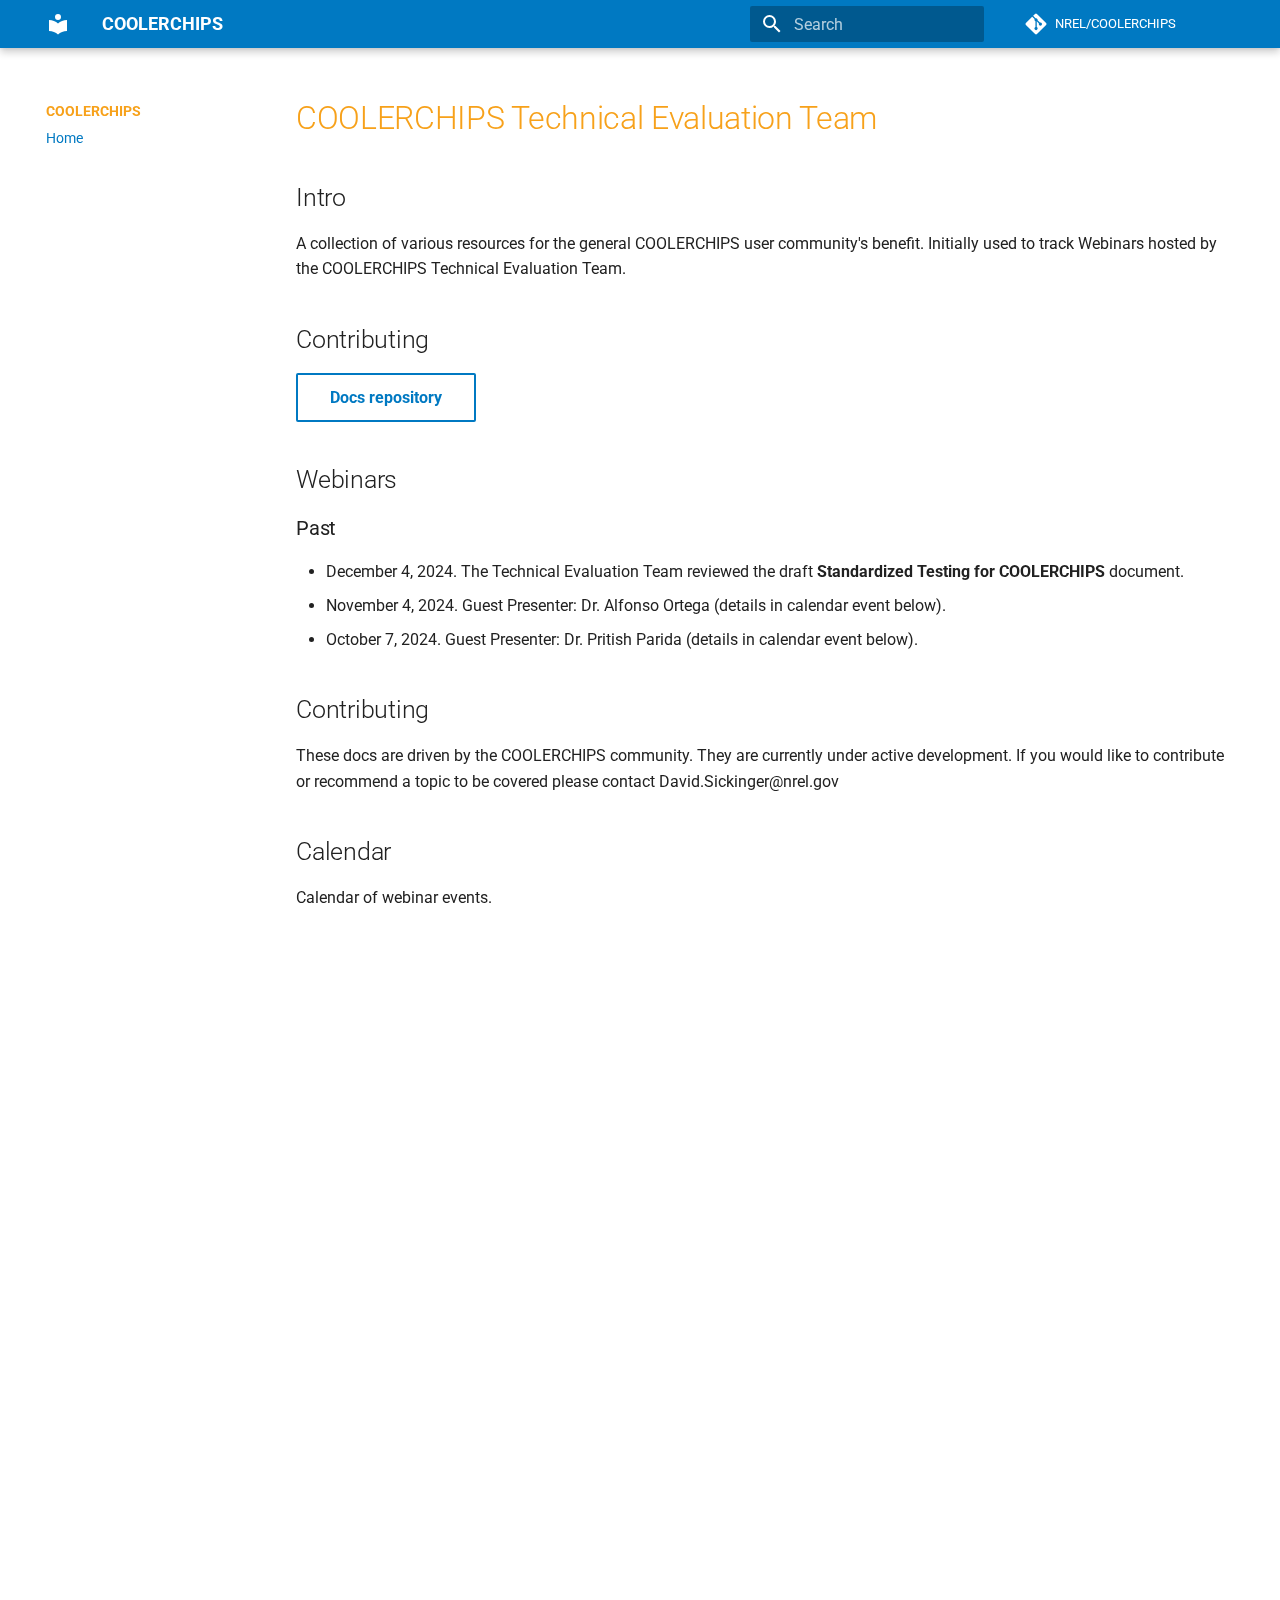
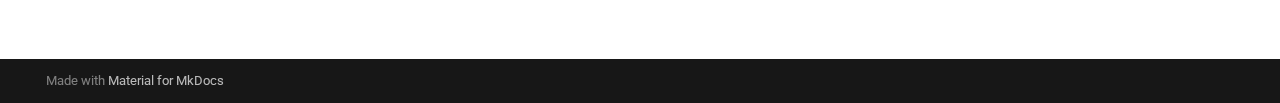
<file: index.html>
<!doctype html>
<html lang="en" class="no-js">
  <head>
    
      <meta charset="utf-8">
      <meta name="viewport" content="width=device-width,initial-scale=1">
      
      
      
      
      
      
      <link rel="icon" href="assets/images/favicon.png">
      <meta name="generator" content="mkdocs-1.6.1, mkdocs-material-9.5.50">
    
    
      
        <title>COOLERCHIPS Technical Evaluation Team - COOLERCHIPS</title>
      
    
    
      <link rel="stylesheet" href="assets/stylesheets/main.a40c8224.min.css">
      
      


    
    
      
    
    
      
        
        
        <link rel="preconnect" href="https://fonts.gstatic.com" crossorigin>
        <link rel="stylesheet" href="https://fonts.googleapis.com/css?family=Roboto:300,300i,400,400i,700,700i%7CRoboto+Mono:400,400i,700,700i&display=fallback">
        <style>:root{--md-text-font:"Roboto";--md-code-font:"Roboto Mono"}</style>
      
    
    
      <link rel="stylesheet" href="stylesheets/extra.css">
    
    <script>__md_scope=new URL(".",location),__md_hash=e=>[...e].reduce(((e,_)=>(e<<5)-e+_.charCodeAt(0)),0),__md_get=(e,_=localStorage,t=__md_scope)=>JSON.parse(_.getItem(t.pathname+"."+e)),__md_set=(e,_,t=localStorage,a=__md_scope)=>{try{t.setItem(a.pathname+"."+e,JSON.stringify(_))}catch(e){}}</script>
    
      

    
    
    
  </head>
  
  
    <body dir="ltr">
  
    
    <input class="md-toggle" data-md-toggle="drawer" type="checkbox" id="__drawer" autocomplete="off">
    <input class="md-toggle" data-md-toggle="search" type="checkbox" id="__search" autocomplete="off">
    <label class="md-overlay" for="__drawer"></label>
    <div data-md-component="skip">
      
        
        <a href="#coolerchips-technical-evaluation-team" class="md-skip">
          Skip to content
        </a>
      
    </div>
    <div data-md-component="announce">
      
    </div>
    
    
      

  

<header class="md-header md-header--shadow" data-md-component="header">
  <nav class="md-header__inner md-grid" aria-label="Header">
    <a href="." title="COOLERCHIPS" class="md-header__button md-logo" aria-label="COOLERCHIPS" data-md-component="logo">
      
  
  <svg xmlns="http://www.w3.org/2000/svg" viewBox="0 0 24 24"><path d="M12 8a3 3 0 0 0 3-3 3 3 0 0 0-3-3 3 3 0 0 0-3 3 3 3 0 0 0 3 3m0 3.54C9.64 9.35 6.5 8 3 8v11c3.5 0 6.64 1.35 9 3.54 2.36-2.19 5.5-3.54 9-3.54V8c-3.5 0-6.64 1.35-9 3.54"/></svg>

    </a>
    <label class="md-header__button md-icon" for="__drawer">
      
      <svg xmlns="http://www.w3.org/2000/svg" viewBox="0 0 24 24"><path d="M3 6h18v2H3zm0 5h18v2H3zm0 5h18v2H3z"/></svg>
    </label>
    <div class="md-header__title" data-md-component="header-title">
      <div class="md-header__ellipsis">
        <div class="md-header__topic">
          <span class="md-ellipsis">
            COOLERCHIPS
          </span>
        </div>
        <div class="md-header__topic" data-md-component="header-topic">
          <span class="md-ellipsis">
            
              COOLERCHIPS Technical Evaluation Team
            
          </span>
        </div>
      </div>
    </div>
    
    
      <script>var palette=__md_get("__palette");if(palette&&palette.color){if("(prefers-color-scheme)"===palette.color.media){var media=matchMedia("(prefers-color-scheme: light)"),input=document.querySelector(media.matches?"[data-md-color-media='(prefers-color-scheme: light)']":"[data-md-color-media='(prefers-color-scheme: dark)']");palette.color.media=input.getAttribute("data-md-color-media"),palette.color.scheme=input.getAttribute("data-md-color-scheme"),palette.color.primary=input.getAttribute("data-md-color-primary"),palette.color.accent=input.getAttribute("data-md-color-accent")}for(var[key,value]of Object.entries(palette.color))document.body.setAttribute("data-md-color-"+key,value)}</script>
    
    
    
      <label class="md-header__button md-icon" for="__search">
        
        <svg xmlns="http://www.w3.org/2000/svg" viewBox="0 0 24 24"><path d="M9.5 3A6.5 6.5 0 0 1 16 9.5c0 1.61-.59 3.09-1.56 4.23l.27.27h.79l5 5-1.5 1.5-5-5v-.79l-.27-.27A6.52 6.52 0 0 1 9.5 16 6.5 6.5 0 0 1 3 9.5 6.5 6.5 0 0 1 9.5 3m0 2C7 5 5 7 5 9.5S7 14 9.5 14 14 12 14 9.5 12 5 9.5 5"/></svg>
      </label>
      <div class="md-search" data-md-component="search" role="dialog">
  <label class="md-search__overlay" for="__search"></label>
  <div class="md-search__inner" role="search">
    <form class="md-search__form" name="search">
      <input type="text" class="md-search__input" name="query" aria-label="Search" placeholder="Search" autocapitalize="off" autocorrect="off" autocomplete="off" spellcheck="false" data-md-component="search-query" required>
      <label class="md-search__icon md-icon" for="__search">
        
        <svg xmlns="http://www.w3.org/2000/svg" viewBox="0 0 24 24"><path d="M9.5 3A6.5 6.5 0 0 1 16 9.5c0 1.61-.59 3.09-1.56 4.23l.27.27h.79l5 5-1.5 1.5-5-5v-.79l-.27-.27A6.52 6.52 0 0 1 9.5 16 6.5 6.5 0 0 1 3 9.5 6.5 6.5 0 0 1 9.5 3m0 2C7 5 5 7 5 9.5S7 14 9.5 14 14 12 14 9.5 12 5 9.5 5"/></svg>
        
        <svg xmlns="http://www.w3.org/2000/svg" viewBox="0 0 24 24"><path d="M20 11v2H8l5.5 5.5-1.42 1.42L4.16 12l7.92-7.92L13.5 5.5 8 11z"/></svg>
      </label>
      <nav class="md-search__options" aria-label="Search">
        
        <button type="reset" class="md-search__icon md-icon" title="Clear" aria-label="Clear" tabindex="-1">
          
          <svg xmlns="http://www.w3.org/2000/svg" viewBox="0 0 24 24"><path d="M19 6.41 17.59 5 12 10.59 6.41 5 5 6.41 10.59 12 5 17.59 6.41 19 12 13.41 17.59 19 19 17.59 13.41 12z"/></svg>
        </button>
      </nav>
      
    </form>
    <div class="md-search__output">
      <div class="md-search__scrollwrap" tabindex="0" data-md-scrollfix>
        <div class="md-search-result" data-md-component="search-result">
          <div class="md-search-result__meta">
            Initializing search
          </div>
          <ol class="md-search-result__list" role="presentation"></ol>
        </div>
      </div>
    </div>
  </div>
</div>
    
    
      <div class="md-header__source">
        <a href="https://github.com/NREL/COOLERCHIPS-Technical-Evaluation-Team" title="Go to repository" class="md-source" data-md-component="source">
  <div class="md-source__icon md-icon">
    
    <svg xmlns="http://www.w3.org/2000/svg" viewBox="0 0 448 512"><!--! Font Awesome Free 6.7.2 by @fontawesome - https://fontawesome.com License - https://fontawesome.com/license/free (Icons: CC BY 4.0, Fonts: SIL OFL 1.1, Code: MIT License) Copyright 2024 Fonticons, Inc.--><path d="M439.55 236.05 244 40.45a28.87 28.87 0 0 0-40.81 0l-40.66 40.63 51.52 51.52c27.06-9.14 52.68 16.77 43.39 43.68l49.66 49.66c34.23-11.8 61.18 31 35.47 56.69-26.49 26.49-70.21-2.87-56-37.34L240.22 199v121.85c25.3 12.54 22.26 41.85 9.08 55a34.34 34.34 0 0 1-48.55 0c-17.57-17.6-11.07-46.91 11.25-56v-123c-20.8-8.51-24.6-30.74-18.64-45L142.57 101 8.45 235.14a28.86 28.86 0 0 0 0 40.81l195.61 195.6a28.86 28.86 0 0 0 40.8 0l194.69-194.69a28.86 28.86 0 0 0 0-40.81"/></svg>
  </div>
  <div class="md-source__repository">
    NREL/COOLERCHIPS
  </div>
</a>
      </div>
    
  </nav>
  
</header>
    
    <div class="md-container" data-md-component="container">
      
      
        
          
        
      
      <main class="md-main" data-md-component="main">
        <div class="md-main__inner md-grid">
          
            
              
                
              
              <div class="md-sidebar md-sidebar--primary" data-md-component="sidebar" data-md-type="navigation" >
                <div class="md-sidebar__scrollwrap">
                  <div class="md-sidebar__inner">
                    



<nav class="md-nav md-nav--primary" aria-label="Navigation" data-md-level="0">
  <label class="md-nav__title" for="__drawer">
    <a href="." title="COOLERCHIPS" class="md-nav__button md-logo" aria-label="COOLERCHIPS" data-md-component="logo">
      
  
  <svg xmlns="http://www.w3.org/2000/svg" viewBox="0 0 24 24"><path d="M12 8a3 3 0 0 0 3-3 3 3 0 0 0-3-3 3 3 0 0 0-3 3 3 3 0 0 0 3 3m0 3.54C9.64 9.35 6.5 8 3 8v11c3.5 0 6.64 1.35 9 3.54 2.36-2.19 5.5-3.54 9-3.54V8c-3.5 0-6.64 1.35-9 3.54"/></svg>

    </a>
    COOLERCHIPS
  </label>
  
    <div class="md-nav__source">
      <a href="https://github.com/NREL/COOLERCHIPS-Technical-Evaluation-Team" title="Go to repository" class="md-source" data-md-component="source">
  <div class="md-source__icon md-icon">
    
    <svg xmlns="http://www.w3.org/2000/svg" viewBox="0 0 448 512"><!--! Font Awesome Free 6.7.2 by @fontawesome - https://fontawesome.com License - https://fontawesome.com/license/free (Icons: CC BY 4.0, Fonts: SIL OFL 1.1, Code: MIT License) Copyright 2024 Fonticons, Inc.--><path d="M439.55 236.05 244 40.45a28.87 28.87 0 0 0-40.81 0l-40.66 40.63 51.52 51.52c27.06-9.14 52.68 16.77 43.39 43.68l49.66 49.66c34.23-11.8 61.18 31 35.47 56.69-26.49 26.49-70.21-2.87-56-37.34L240.22 199v121.85c25.3 12.54 22.26 41.85 9.08 55a34.34 34.34 0 0 1-48.55 0c-17.57-17.6-11.07-46.91 11.25-56v-123c-20.8-8.51-24.6-30.74-18.64-45L142.57 101 8.45 235.14a28.86 28.86 0 0 0 0 40.81l195.61 195.6a28.86 28.86 0 0 0 40.8 0l194.69-194.69a28.86 28.86 0 0 0 0-40.81"/></svg>
  </div>
  <div class="md-source__repository">
    NREL/COOLERCHIPS
  </div>
</a>
    </div>
  
  <ul class="md-nav__list" data-md-scrollfix>
    
      
      
  
  
    
  
  
  
    
    
      
        
          
        
      
    
    
    
    <li class="md-nav__item md-nav__item--active md-nav__item--nested">
      
        
        
        <input class="md-nav__toggle md-toggle " type="checkbox" id="__nav_1" checked>
        
          
          
          <div class="md-nav__link md-nav__container">
            <a href="." class="md-nav__link md-nav__link--active">
              
  
  <span class="md-ellipsis">
    Home
  </span>
  

            </a>
            
          </div>
        
        <nav class="md-nav" data-md-level="1" aria-labelledby="__nav_1_label" aria-expanded="true">
          <label class="md-nav__title" for="__nav_1">
            <span class="md-nav__icon md-icon"></span>
            Home
          </label>
          <ul class="md-nav__list" data-md-scrollfix>
            
              
            
          </ul>
        </nav>
      
    </li>
  

    
  </ul>
</nav>
                  </div>
                </div>
              </div>
            
            
              
                
              
              <div class="md-sidebar md-sidebar--secondary" data-md-component="sidebar" data-md-type="toc" hidden>
                <div class="md-sidebar__scrollwrap">
                  <div class="md-sidebar__inner">
                    

<nav class="md-nav md-nav--secondary" aria-label="Table of contents">
  
  
  
    
  
  
    <label class="md-nav__title" for="__toc">
      <span class="md-nav__icon md-icon"></span>
      Table of contents
    </label>
    <ul class="md-nav__list" data-md-component="toc" data-md-scrollfix>
      
        <li class="md-nav__item">
  <a href="#intro" class="md-nav__link">
    <span class="md-ellipsis">
      Intro
    </span>
  </a>
  
</li>
      
        <li class="md-nav__item">
  <a href="#contributing" class="md-nav__link">
    <span class="md-ellipsis">
      Contributing
    </span>
  </a>
  
</li>
      
        <li class="md-nav__item">
  <a href="#webinars" class="md-nav__link">
    <span class="md-ellipsis">
      Webinars
    </span>
  </a>
  
    <nav class="md-nav" aria-label="Webinars">
      <ul class="md-nav__list">
        
          <li class="md-nav__item">
  <a href="#past" class="md-nav__link">
    <span class="md-ellipsis">
      Past
    </span>
  </a>
  
</li>
        
      </ul>
    </nav>
  
</li>
      
        <li class="md-nav__item">
  <a href="#contributing_1" class="md-nav__link">
    <span class="md-ellipsis">
      Contributing
    </span>
  </a>
  
</li>
      
        <li class="md-nav__item">
  <a href="#calendar" class="md-nav__link">
    <span class="md-ellipsis">
      Calendar
    </span>
  </a>
  
</li>
      
    </ul>
  
</nav>
                  </div>
                </div>
              </div>
            
          
          
            <div class="md-content" data-md-component="content">
              <article class="md-content__inner md-typeset">
                
                  

  
  


<h1 id="coolerchips-technical-evaluation-team">COOLERCHIPS Technical Evaluation Team<a class="headerlink" href="#coolerchips-technical-evaluation-team" title="Permanent link">#</a></h1>
<h2 id="intro">Intro<a class="headerlink" href="#intro" title="Permanent link">#</a></h2>
<p>A collection of various resources for the general COOLERCHIPS user community's benefit. Initially used to track Webinars hosted by the COOLERCHIPS Technical Evaluation Team.</p>
<h2 id="contributing">Contributing<a class="headerlink" href="#contributing" title="Permanent link">#</a></h2>
<p><a class="md-button" href="https://github.com/NREL/COOLERCHIPS-Technical-Evaluation-Team">Docs repository</a> </p>
<h2 id="webinars">Webinars<a class="headerlink" href="#webinars" title="Permanent link">#</a></h2>
<h3 id="past">Past<a class="headerlink" href="#past" title="Permanent link">#</a></h3>
<ul>
<li>December 4, 2024. The Technical Evaluation Team reviewed the draft <strong>Standardized Testing for COOLERCHIPS</strong> document.</li>
<li>November 4, 2024. Guest Presenter: Dr. Alfonso Ortega (details in calendar event below).</li>
<li>October 7, 2024. Guest Presenter: Dr. Pritish Parida (details in calendar event below).</li>
</ul>
<h2 id="contributing_1">Contributing<a class="headerlink" href="#contributing_1" title="Permanent link">#</a></h2>
<p>These docs are driven by the COOLERCHIPS community. They are currently under active development. If you would like to contribute or recommend a topic to be covered please contact David.Sickinger@nrel.gov </p>
<h2 id="calendar">Calendar<a class="headerlink" href="#calendar" title="Permanent link">#</a></h2>
<p>Calendar of webinar events. </p>
<iframe width=900, height=700 scrolling="no" frameBorder=0 src="includes/calendar.html"></iframe>
<p><calendar.html></p>







  
  




  



                
              </article>
            </div>
          
          
<script>var target=document.getElementById(location.hash.slice(1));target&&target.name&&(target.checked=target.name.startsWith("__tabbed_"))</script>
        </div>
        
      </main>
      
        <footer class="md-footer">
  
  <div class="md-footer-meta md-typeset">
    <div class="md-footer-meta__inner md-grid">
      <div class="md-copyright">
  
  
    Made with
    <a href="https://squidfunk.github.io/mkdocs-material/" target="_blank" rel="noopener">
      Material for MkDocs
    </a>
  
</div>
      
    </div>
  </div>
</footer>
      
    </div>
    <div class="md-dialog" data-md-component="dialog">
      <div class="md-dialog__inner md-typeset"></div>
    </div>
    
    
    <script id="__config" type="application/json">{"base": ".", "features": ["navigation.indexes"], "search": "assets/javascripts/workers/search.f8cc74c7.min.js", "translations": {"clipboard.copied": "Copied to clipboard", "clipboard.copy": "Copy to clipboard", "search.result.more.one": "1 more on this page", "search.result.more.other": "# more on this page", "search.result.none": "No matching documents", "search.result.one": "1 matching document", "search.result.other": "# matching documents", "search.result.placeholder": "Type to start searching", "search.result.term.missing": "Missing", "select.version": "Select version"}}</script>
    
    
      <script src="assets/javascripts/bundle.60a45f97.min.js"></script>
      
    
  </body>
</html>
</file>
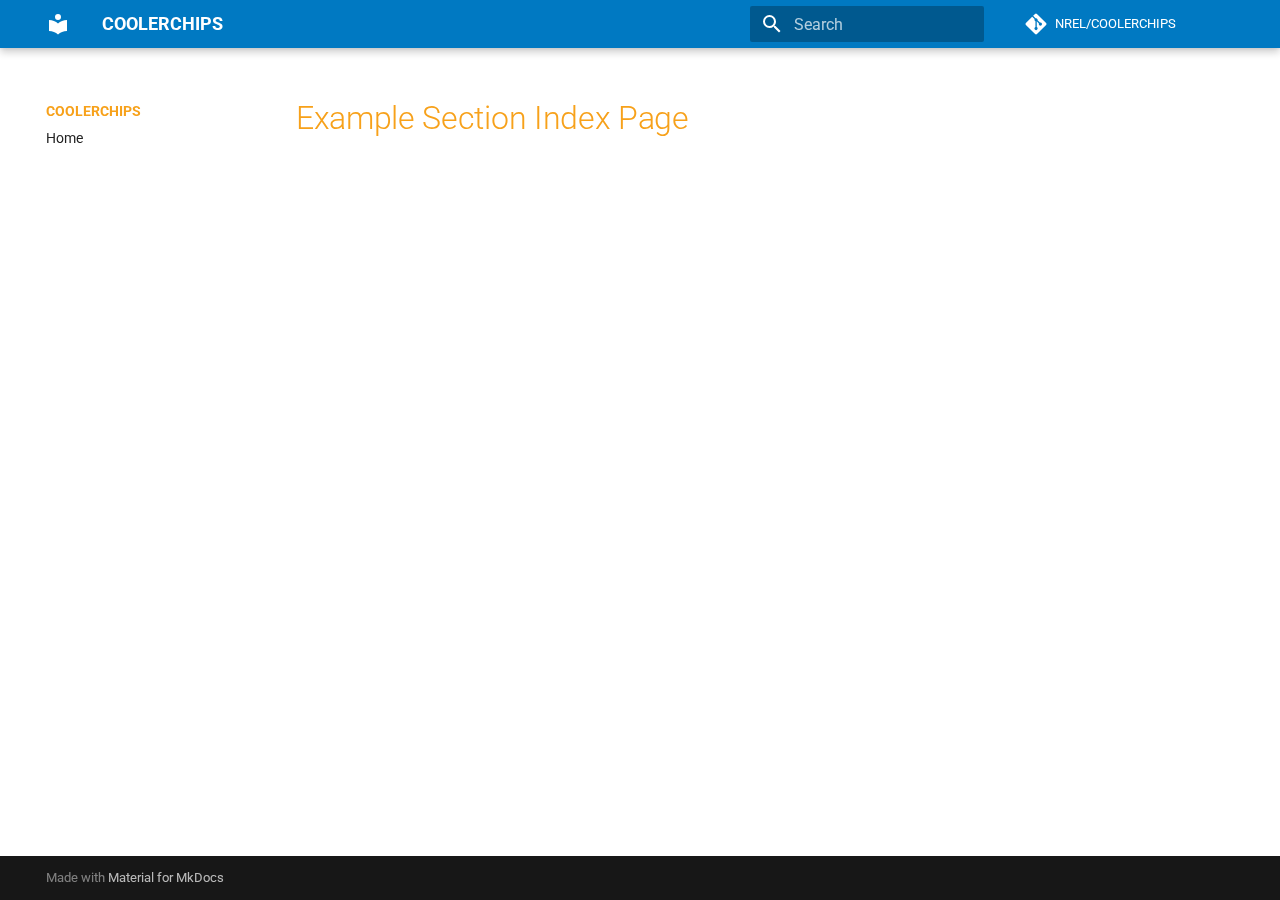
<file: example_section/index.html>
<!doctype html>
<html lang="en" class="no-js">
  <head>
    
      <meta charset="utf-8">
      <meta name="viewport" content="width=device-width,initial-scale=1">
      
      
      
      
      
      
      <link rel="icon" href="../assets/images/favicon.png">
      <meta name="generator" content="mkdocs-1.6.1, mkdocs-material-9.5.50">
    
    
      
        <title>Example Section Index Page - COOLERCHIPS</title>
      
    
    
      <link rel="stylesheet" href="../assets/stylesheets/main.a40c8224.min.css">
      
      


    
    
      
    
    
      
        
        
        <link rel="preconnect" href="https://fonts.gstatic.com" crossorigin>
        <link rel="stylesheet" href="https://fonts.googleapis.com/css?family=Roboto:300,300i,400,400i,700,700i%7CRoboto+Mono:400,400i,700,700i&display=fallback">
        <style>:root{--md-text-font:"Roboto";--md-code-font:"Roboto Mono"}</style>
      
    
    
      <link rel="stylesheet" href="../stylesheets/extra.css">
    
    <script>__md_scope=new URL("..",location),__md_hash=e=>[...e].reduce(((e,_)=>(e<<5)-e+_.charCodeAt(0)),0),__md_get=(e,_=localStorage,t=__md_scope)=>JSON.parse(_.getItem(t.pathname+"."+e)),__md_set=(e,_,t=localStorage,a=__md_scope)=>{try{t.setItem(a.pathname+"."+e,JSON.stringify(_))}catch(e){}}</script>
    
      

    
    
    
  </head>
  
  
    <body dir="ltr">
  
    
    <input class="md-toggle" data-md-toggle="drawer" type="checkbox" id="__drawer" autocomplete="off">
    <input class="md-toggle" data-md-toggle="search" type="checkbox" id="__search" autocomplete="off">
    <label class="md-overlay" for="__drawer"></label>
    <div data-md-component="skip">
      
        
        <a href="#example-section-index-page" class="md-skip">
          Skip to content
        </a>
      
    </div>
    <div data-md-component="announce">
      
    </div>
    
    
      

  

<header class="md-header md-header--shadow" data-md-component="header">
  <nav class="md-header__inner md-grid" aria-label="Header">
    <a href=".." title="COOLERCHIPS" class="md-header__button md-logo" aria-label="COOLERCHIPS" data-md-component="logo">
      
  
  <svg xmlns="http://www.w3.org/2000/svg" viewBox="0 0 24 24"><path d="M12 8a3 3 0 0 0 3-3 3 3 0 0 0-3-3 3 3 0 0 0-3 3 3 3 0 0 0 3 3m0 3.54C9.64 9.35 6.5 8 3 8v11c3.5 0 6.64 1.35 9 3.54 2.36-2.19 5.5-3.54 9-3.54V8c-3.5 0-6.64 1.35-9 3.54"/></svg>

    </a>
    <label class="md-header__button md-icon" for="__drawer">
      
      <svg xmlns="http://www.w3.org/2000/svg" viewBox="0 0 24 24"><path d="M3 6h18v2H3zm0 5h18v2H3zm0 5h18v2H3z"/></svg>
    </label>
    <div class="md-header__title" data-md-component="header-title">
      <div class="md-header__ellipsis">
        <div class="md-header__topic">
          <span class="md-ellipsis">
            COOLERCHIPS
          </span>
        </div>
        <div class="md-header__topic" data-md-component="header-topic">
          <span class="md-ellipsis">
            
              Example Section Index Page
            
          </span>
        </div>
      </div>
    </div>
    
    
      <script>var palette=__md_get("__palette");if(palette&&palette.color){if("(prefers-color-scheme)"===palette.color.media){var media=matchMedia("(prefers-color-scheme: light)"),input=document.querySelector(media.matches?"[data-md-color-media='(prefers-color-scheme: light)']":"[data-md-color-media='(prefers-color-scheme: dark)']");palette.color.media=input.getAttribute("data-md-color-media"),palette.color.scheme=input.getAttribute("data-md-color-scheme"),palette.color.primary=input.getAttribute("data-md-color-primary"),palette.color.accent=input.getAttribute("data-md-color-accent")}for(var[key,value]of Object.entries(palette.color))document.body.setAttribute("data-md-color-"+key,value)}</script>
    
    
    
      <label class="md-header__button md-icon" for="__search">
        
        <svg xmlns="http://www.w3.org/2000/svg" viewBox="0 0 24 24"><path d="M9.5 3A6.5 6.5 0 0 1 16 9.5c0 1.61-.59 3.09-1.56 4.23l.27.27h.79l5 5-1.5 1.5-5-5v-.79l-.27-.27A6.52 6.52 0 0 1 9.5 16 6.5 6.5 0 0 1 3 9.5 6.5 6.5 0 0 1 9.5 3m0 2C7 5 5 7 5 9.5S7 14 9.5 14 14 12 14 9.5 12 5 9.5 5"/></svg>
      </label>
      <div class="md-search" data-md-component="search" role="dialog">
  <label class="md-search__overlay" for="__search"></label>
  <div class="md-search__inner" role="search">
    <form class="md-search__form" name="search">
      <input type="text" class="md-search__input" name="query" aria-label="Search" placeholder="Search" autocapitalize="off" autocorrect="off" autocomplete="off" spellcheck="false" data-md-component="search-query" required>
      <label class="md-search__icon md-icon" for="__search">
        
        <svg xmlns="http://www.w3.org/2000/svg" viewBox="0 0 24 24"><path d="M9.5 3A6.5 6.5 0 0 1 16 9.5c0 1.61-.59 3.09-1.56 4.23l.27.27h.79l5 5-1.5 1.5-5-5v-.79l-.27-.27A6.52 6.52 0 0 1 9.5 16 6.5 6.5 0 0 1 3 9.5 6.5 6.5 0 0 1 9.5 3m0 2C7 5 5 7 5 9.5S7 14 9.5 14 14 12 14 9.5 12 5 9.5 5"/></svg>
        
        <svg xmlns="http://www.w3.org/2000/svg" viewBox="0 0 24 24"><path d="M20 11v2H8l5.5 5.5-1.42 1.42L4.16 12l7.92-7.92L13.5 5.5 8 11z"/></svg>
      </label>
      <nav class="md-search__options" aria-label="Search">
        
        <button type="reset" class="md-search__icon md-icon" title="Clear" aria-label="Clear" tabindex="-1">
          
          <svg xmlns="http://www.w3.org/2000/svg" viewBox="0 0 24 24"><path d="M19 6.41 17.59 5 12 10.59 6.41 5 5 6.41 10.59 12 5 17.59 6.41 19 12 13.41 17.59 19 19 17.59 13.41 12z"/></svg>
        </button>
      </nav>
      
    </form>
    <div class="md-search__output">
      <div class="md-search__scrollwrap" tabindex="0" data-md-scrollfix>
        <div class="md-search-result" data-md-component="search-result">
          <div class="md-search-result__meta">
            Initializing search
          </div>
          <ol class="md-search-result__list" role="presentation"></ol>
        </div>
      </div>
    </div>
  </div>
</div>
    
    
      <div class="md-header__source">
        <a href="https://github.com/NREL/COOLERCHIPS-Technical-Evaluation-Team" title="Go to repository" class="md-source" data-md-component="source">
  <div class="md-source__icon md-icon">
    
    <svg xmlns="http://www.w3.org/2000/svg" viewBox="0 0 448 512"><!--! Font Awesome Free 6.7.2 by @fontawesome - https://fontawesome.com License - https://fontawesome.com/license/free (Icons: CC BY 4.0, Fonts: SIL OFL 1.1, Code: MIT License) Copyright 2024 Fonticons, Inc.--><path d="M439.55 236.05 244 40.45a28.87 28.87 0 0 0-40.81 0l-40.66 40.63 51.52 51.52c27.06-9.14 52.68 16.77 43.39 43.68l49.66 49.66c34.23-11.8 61.18 31 35.47 56.69-26.49 26.49-70.21-2.87-56-37.34L240.22 199v121.85c25.3 12.54 22.26 41.85 9.08 55a34.34 34.34 0 0 1-48.55 0c-17.57-17.6-11.07-46.91 11.25-56v-123c-20.8-8.51-24.6-30.74-18.64-45L142.57 101 8.45 235.14a28.86 28.86 0 0 0 0 40.81l195.61 195.6a28.86 28.86 0 0 0 40.8 0l194.69-194.69a28.86 28.86 0 0 0 0-40.81"/></svg>
  </div>
  <div class="md-source__repository">
    NREL/COOLERCHIPS
  </div>
</a>
      </div>
    
  </nav>
  
</header>
    
    <div class="md-container" data-md-component="container">
      
      
        
          
        
      
      <main class="md-main" data-md-component="main">
        <div class="md-main__inner md-grid">
          
            
              
              <div class="md-sidebar md-sidebar--primary" data-md-component="sidebar" data-md-type="navigation" >
                <div class="md-sidebar__scrollwrap">
                  <div class="md-sidebar__inner">
                    



<nav class="md-nav md-nav--primary" aria-label="Navigation" data-md-level="0">
  <label class="md-nav__title" for="__drawer">
    <a href=".." title="COOLERCHIPS" class="md-nav__button md-logo" aria-label="COOLERCHIPS" data-md-component="logo">
      
  
  <svg xmlns="http://www.w3.org/2000/svg" viewBox="0 0 24 24"><path d="M12 8a3 3 0 0 0 3-3 3 3 0 0 0-3-3 3 3 0 0 0-3 3 3 3 0 0 0 3 3m0 3.54C9.64 9.35 6.5 8 3 8v11c3.5 0 6.64 1.35 9 3.54 2.36-2.19 5.5-3.54 9-3.54V8c-3.5 0-6.64 1.35-9 3.54"/></svg>

    </a>
    COOLERCHIPS
  </label>
  
    <div class="md-nav__source">
      <a href="https://github.com/NREL/COOLERCHIPS-Technical-Evaluation-Team" title="Go to repository" class="md-source" data-md-component="source">
  <div class="md-source__icon md-icon">
    
    <svg xmlns="http://www.w3.org/2000/svg" viewBox="0 0 448 512"><!--! Font Awesome Free 6.7.2 by @fontawesome - https://fontawesome.com License - https://fontawesome.com/license/free (Icons: CC BY 4.0, Fonts: SIL OFL 1.1, Code: MIT License) Copyright 2024 Fonticons, Inc.--><path d="M439.55 236.05 244 40.45a28.87 28.87 0 0 0-40.81 0l-40.66 40.63 51.52 51.52c27.06-9.14 52.68 16.77 43.39 43.68l49.66 49.66c34.23-11.8 61.18 31 35.47 56.69-26.49 26.49-70.21-2.87-56-37.34L240.22 199v121.85c25.3 12.54 22.26 41.85 9.08 55a34.34 34.34 0 0 1-48.55 0c-17.57-17.6-11.07-46.91 11.25-56v-123c-20.8-8.51-24.6-30.74-18.64-45L142.57 101 8.45 235.14a28.86 28.86 0 0 0 0 40.81l195.61 195.6a28.86 28.86 0 0 0 40.8 0l194.69-194.69a28.86 28.86 0 0 0 0-40.81"/></svg>
  </div>
  <div class="md-source__repository">
    NREL/COOLERCHIPS
  </div>
</a>
    </div>
  
  <ul class="md-nav__list" data-md-scrollfix>
    
      
      
  
  
  
  
    
    
      
        
          
        
      
    
    
    
    <li class="md-nav__item md-nav__item--nested">
      
        
        
        <input class="md-nav__toggle md-toggle " type="checkbox" id="__nav_1" >
        
          
          
          <div class="md-nav__link md-nav__container">
            <a href=".." class="md-nav__link ">
              
  
  <span class="md-ellipsis">
    Home
  </span>
  

            </a>
            
          </div>
        
        <nav class="md-nav" data-md-level="1" aria-labelledby="__nav_1_label" aria-expanded="false">
          <label class="md-nav__title" for="__nav_1">
            <span class="md-nav__icon md-icon"></span>
            Home
          </label>
          <ul class="md-nav__list" data-md-scrollfix>
            
              
            
          </ul>
        </nav>
      
    </li>
  

    
  </ul>
</nav>
                  </div>
                </div>
              </div>
            
            
              
              <div class="md-sidebar md-sidebar--secondary" data-md-component="sidebar" data-md-type="toc" >
                <div class="md-sidebar__scrollwrap">
                  <div class="md-sidebar__inner">
                    

<nav class="md-nav md-nav--secondary" aria-label="Table of contents">
  
  
  
    
  
  
</nav>
                  </div>
                </div>
              </div>
            
          
          
            <div class="md-content" data-md-component="content">
              <article class="md-content__inner md-typeset">
                
                  

  
  


<h1 id="example-section-index-page">Example Section Index Page<a class="headerlink" href="#example-section-index-page" title="Permanent link">#</a></h1>












                
              </article>
            </div>
          
          
<script>var target=document.getElementById(location.hash.slice(1));target&&target.name&&(target.checked=target.name.startsWith("__tabbed_"))</script>
        </div>
        
      </main>
      
        <footer class="md-footer">
  
  <div class="md-footer-meta md-typeset">
    <div class="md-footer-meta__inner md-grid">
      <div class="md-copyright">
  
  
    Made with
    <a href="https://squidfunk.github.io/mkdocs-material/" target="_blank" rel="noopener">
      Material for MkDocs
    </a>
  
</div>
      
    </div>
  </div>
</footer>
      
    </div>
    <div class="md-dialog" data-md-component="dialog">
      <div class="md-dialog__inner md-typeset"></div>
    </div>
    
    
    <script id="__config" type="application/json">{"base": "..", "features": ["navigation.indexes"], "search": "../assets/javascripts/workers/search.f8cc74c7.min.js", "translations": {"clipboard.copied": "Copied to clipboard", "clipboard.copy": "Copy to clipboard", "search.result.more.one": "1 more on this page", "search.result.more.other": "# more on this page", "search.result.none": "No matching documents", "search.result.one": "1 matching document", "search.result.other": "# matching documents", "search.result.placeholder": "Type to start searching", "search.result.term.missing": "Missing", "select.version": "Select version"}}</script>
    
    
      <script src="../assets/javascripts/bundle.60a45f97.min.js"></script>
      
    
  </body>
</html>
</file>
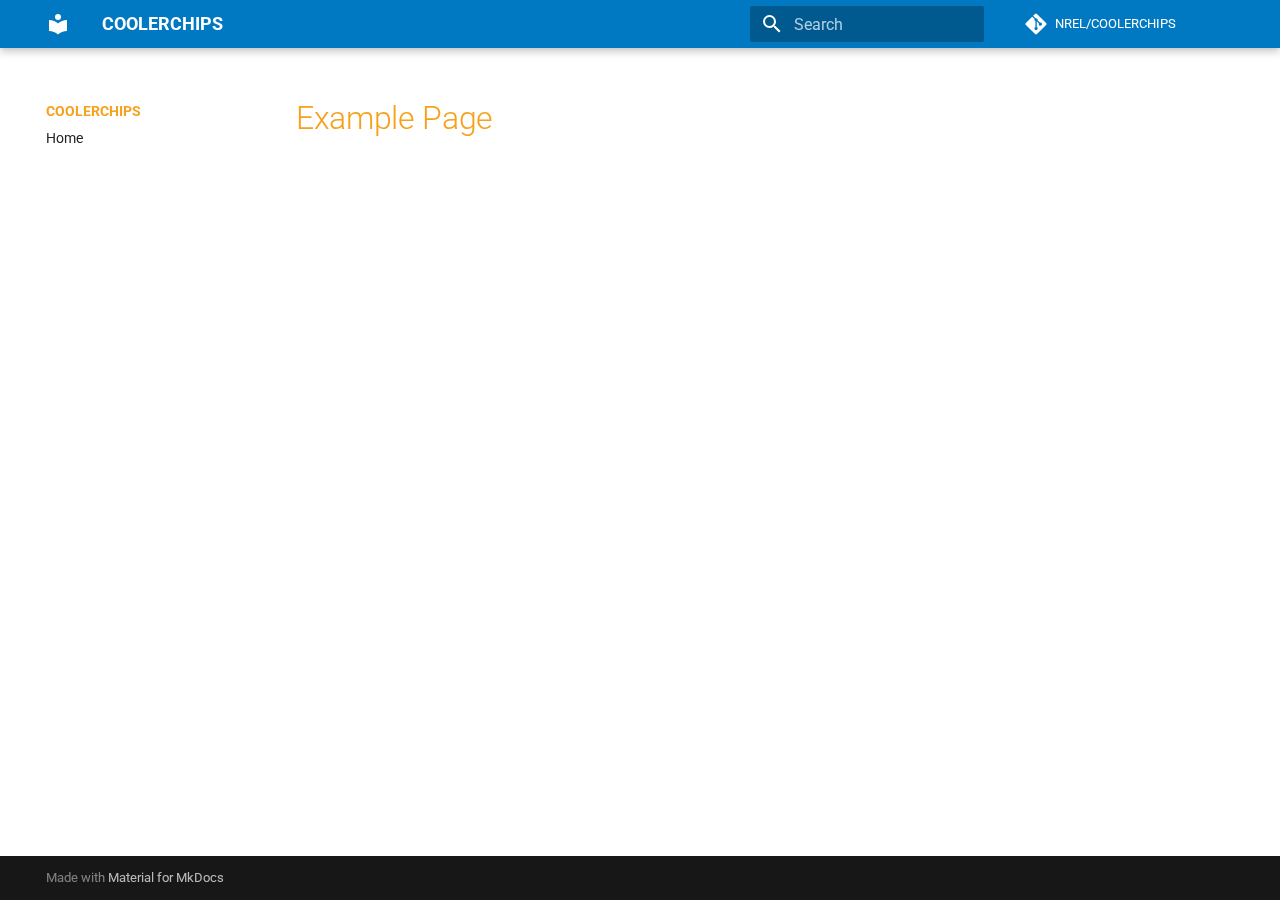
<file: example_section/page/index.html>
<!doctype html>
<html lang="en" class="no-js">
  <head>
    
      <meta charset="utf-8">
      <meta name="viewport" content="width=device-width,initial-scale=1">
      
      
      
      
      
      
      <link rel="icon" href="../../assets/images/favicon.png">
      <meta name="generator" content="mkdocs-1.6.1, mkdocs-material-9.5.50">
    
    
      
        <title>Example Page - COOLERCHIPS</title>
      
    
    
      <link rel="stylesheet" href="../../assets/stylesheets/main.a40c8224.min.css">
      
      


    
    
      
    
    
      
        
        
        <link rel="preconnect" href="https://fonts.gstatic.com" crossorigin>
        <link rel="stylesheet" href="https://fonts.googleapis.com/css?family=Roboto:300,300i,400,400i,700,700i%7CRoboto+Mono:400,400i,700,700i&display=fallback">
        <style>:root{--md-text-font:"Roboto";--md-code-font:"Roboto Mono"}</style>
      
    
    
      <link rel="stylesheet" href="../../stylesheets/extra.css">
    
    <script>__md_scope=new URL("../..",location),__md_hash=e=>[...e].reduce(((e,_)=>(e<<5)-e+_.charCodeAt(0)),0),__md_get=(e,_=localStorage,t=__md_scope)=>JSON.parse(_.getItem(t.pathname+"."+e)),__md_set=(e,_,t=localStorage,a=__md_scope)=>{try{t.setItem(a.pathname+"."+e,JSON.stringify(_))}catch(e){}}</script>
    
      

    
    
    
  </head>
  
  
    <body dir="ltr">
  
    
    <input class="md-toggle" data-md-toggle="drawer" type="checkbox" id="__drawer" autocomplete="off">
    <input class="md-toggle" data-md-toggle="search" type="checkbox" id="__search" autocomplete="off">
    <label class="md-overlay" for="__drawer"></label>
    <div data-md-component="skip">
      
        
        <a href="#example-page" class="md-skip">
          Skip to content
        </a>
      
    </div>
    <div data-md-component="announce">
      
    </div>
    
    
      

  

<header class="md-header md-header--shadow" data-md-component="header">
  <nav class="md-header__inner md-grid" aria-label="Header">
    <a href="../.." title="COOLERCHIPS" class="md-header__button md-logo" aria-label="COOLERCHIPS" data-md-component="logo">
      
  
  <svg xmlns="http://www.w3.org/2000/svg" viewBox="0 0 24 24"><path d="M12 8a3 3 0 0 0 3-3 3 3 0 0 0-3-3 3 3 0 0 0-3 3 3 3 0 0 0 3 3m0 3.54C9.64 9.35 6.5 8 3 8v11c3.5 0 6.64 1.35 9 3.54 2.36-2.19 5.5-3.54 9-3.54V8c-3.5 0-6.64 1.35-9 3.54"/></svg>

    </a>
    <label class="md-header__button md-icon" for="__drawer">
      
      <svg xmlns="http://www.w3.org/2000/svg" viewBox="0 0 24 24"><path d="M3 6h18v2H3zm0 5h18v2H3zm0 5h18v2H3z"/></svg>
    </label>
    <div class="md-header__title" data-md-component="header-title">
      <div class="md-header__ellipsis">
        <div class="md-header__topic">
          <span class="md-ellipsis">
            COOLERCHIPS
          </span>
        </div>
        <div class="md-header__topic" data-md-component="header-topic">
          <span class="md-ellipsis">
            
              Example Page
            
          </span>
        </div>
      </div>
    </div>
    
    
      <script>var palette=__md_get("__palette");if(palette&&palette.color){if("(prefers-color-scheme)"===palette.color.media){var media=matchMedia("(prefers-color-scheme: light)"),input=document.querySelector(media.matches?"[data-md-color-media='(prefers-color-scheme: light)']":"[data-md-color-media='(prefers-color-scheme: dark)']");palette.color.media=input.getAttribute("data-md-color-media"),palette.color.scheme=input.getAttribute("data-md-color-scheme"),palette.color.primary=input.getAttribute("data-md-color-primary"),palette.color.accent=input.getAttribute("data-md-color-accent")}for(var[key,value]of Object.entries(palette.color))document.body.setAttribute("data-md-color-"+key,value)}</script>
    
    
    
      <label class="md-header__button md-icon" for="__search">
        
        <svg xmlns="http://www.w3.org/2000/svg" viewBox="0 0 24 24"><path d="M9.5 3A6.5 6.5 0 0 1 16 9.5c0 1.61-.59 3.09-1.56 4.23l.27.27h.79l5 5-1.5 1.5-5-5v-.79l-.27-.27A6.52 6.52 0 0 1 9.5 16 6.5 6.5 0 0 1 3 9.5 6.5 6.5 0 0 1 9.5 3m0 2C7 5 5 7 5 9.5S7 14 9.5 14 14 12 14 9.5 12 5 9.5 5"/></svg>
      </label>
      <div class="md-search" data-md-component="search" role="dialog">
  <label class="md-search__overlay" for="__search"></label>
  <div class="md-search__inner" role="search">
    <form class="md-search__form" name="search">
      <input type="text" class="md-search__input" name="query" aria-label="Search" placeholder="Search" autocapitalize="off" autocorrect="off" autocomplete="off" spellcheck="false" data-md-component="search-query" required>
      <label class="md-search__icon md-icon" for="__search">
        
        <svg xmlns="http://www.w3.org/2000/svg" viewBox="0 0 24 24"><path d="M9.5 3A6.5 6.5 0 0 1 16 9.5c0 1.61-.59 3.09-1.56 4.23l.27.27h.79l5 5-1.5 1.5-5-5v-.79l-.27-.27A6.52 6.52 0 0 1 9.5 16 6.5 6.5 0 0 1 3 9.5 6.5 6.5 0 0 1 9.5 3m0 2C7 5 5 7 5 9.5S7 14 9.5 14 14 12 14 9.5 12 5 9.5 5"/></svg>
        
        <svg xmlns="http://www.w3.org/2000/svg" viewBox="0 0 24 24"><path d="M20 11v2H8l5.5 5.5-1.42 1.42L4.16 12l7.92-7.92L13.5 5.5 8 11z"/></svg>
      </label>
      <nav class="md-search__options" aria-label="Search">
        
        <button type="reset" class="md-search__icon md-icon" title="Clear" aria-label="Clear" tabindex="-1">
          
          <svg xmlns="http://www.w3.org/2000/svg" viewBox="0 0 24 24"><path d="M19 6.41 17.59 5 12 10.59 6.41 5 5 6.41 10.59 12 5 17.59 6.41 19 12 13.41 17.59 19 19 17.59 13.41 12z"/></svg>
        </button>
      </nav>
      
    </form>
    <div class="md-search__output">
      <div class="md-search__scrollwrap" tabindex="0" data-md-scrollfix>
        <div class="md-search-result" data-md-component="search-result">
          <div class="md-search-result__meta">
            Initializing search
          </div>
          <ol class="md-search-result__list" role="presentation"></ol>
        </div>
      </div>
    </div>
  </div>
</div>
    
    
      <div class="md-header__source">
        <a href="https://github.com/NREL/COOLERCHIPS-Technical-Evaluation-Team" title="Go to repository" class="md-source" data-md-component="source">
  <div class="md-source__icon md-icon">
    
    <svg xmlns="http://www.w3.org/2000/svg" viewBox="0 0 448 512"><!--! Font Awesome Free 6.7.2 by @fontawesome - https://fontawesome.com License - https://fontawesome.com/license/free (Icons: CC BY 4.0, Fonts: SIL OFL 1.1, Code: MIT License) Copyright 2024 Fonticons, Inc.--><path d="M439.55 236.05 244 40.45a28.87 28.87 0 0 0-40.81 0l-40.66 40.63 51.52 51.52c27.06-9.14 52.68 16.77 43.39 43.68l49.66 49.66c34.23-11.8 61.18 31 35.47 56.69-26.49 26.49-70.21-2.87-56-37.34L240.22 199v121.85c25.3 12.54 22.26 41.85 9.08 55a34.34 34.34 0 0 1-48.55 0c-17.57-17.6-11.07-46.91 11.25-56v-123c-20.8-8.51-24.6-30.74-18.64-45L142.57 101 8.45 235.14a28.86 28.86 0 0 0 0 40.81l195.61 195.6a28.86 28.86 0 0 0 40.8 0l194.69-194.69a28.86 28.86 0 0 0 0-40.81"/></svg>
  </div>
  <div class="md-source__repository">
    NREL/COOLERCHIPS
  </div>
</a>
      </div>
    
  </nav>
  
</header>
    
    <div class="md-container" data-md-component="container">
      
      
        
          
        
      
      <main class="md-main" data-md-component="main">
        <div class="md-main__inner md-grid">
          
            
              
              <div class="md-sidebar md-sidebar--primary" data-md-component="sidebar" data-md-type="navigation" >
                <div class="md-sidebar__scrollwrap">
                  <div class="md-sidebar__inner">
                    



<nav class="md-nav md-nav--primary" aria-label="Navigation" data-md-level="0">
  <label class="md-nav__title" for="__drawer">
    <a href="../.." title="COOLERCHIPS" class="md-nav__button md-logo" aria-label="COOLERCHIPS" data-md-component="logo">
      
  
  <svg xmlns="http://www.w3.org/2000/svg" viewBox="0 0 24 24"><path d="M12 8a3 3 0 0 0 3-3 3 3 0 0 0-3-3 3 3 0 0 0-3 3 3 3 0 0 0 3 3m0 3.54C9.64 9.35 6.5 8 3 8v11c3.5 0 6.64 1.35 9 3.54 2.36-2.19 5.5-3.54 9-3.54V8c-3.5 0-6.64 1.35-9 3.54"/></svg>

    </a>
    COOLERCHIPS
  </label>
  
    <div class="md-nav__source">
      <a href="https://github.com/NREL/COOLERCHIPS-Technical-Evaluation-Team" title="Go to repository" class="md-source" data-md-component="source">
  <div class="md-source__icon md-icon">
    
    <svg xmlns="http://www.w3.org/2000/svg" viewBox="0 0 448 512"><!--! Font Awesome Free 6.7.2 by @fontawesome - https://fontawesome.com License - https://fontawesome.com/license/free (Icons: CC BY 4.0, Fonts: SIL OFL 1.1, Code: MIT License) Copyright 2024 Fonticons, Inc.--><path d="M439.55 236.05 244 40.45a28.87 28.87 0 0 0-40.81 0l-40.66 40.63 51.52 51.52c27.06-9.14 52.68 16.77 43.39 43.68l49.66 49.66c34.23-11.8 61.18 31 35.47 56.69-26.49 26.49-70.21-2.87-56-37.34L240.22 199v121.85c25.3 12.54 22.26 41.85 9.08 55a34.34 34.34 0 0 1-48.55 0c-17.57-17.6-11.07-46.91 11.25-56v-123c-20.8-8.51-24.6-30.74-18.64-45L142.57 101 8.45 235.14a28.86 28.86 0 0 0 0 40.81l195.61 195.6a28.86 28.86 0 0 0 40.8 0l194.69-194.69a28.86 28.86 0 0 0 0-40.81"/></svg>
  </div>
  <div class="md-source__repository">
    NREL/COOLERCHIPS
  </div>
</a>
    </div>
  
  <ul class="md-nav__list" data-md-scrollfix>
    
      
      
  
  
  
  
    
    
      
        
          
        
      
    
    
    
    <li class="md-nav__item md-nav__item--nested">
      
        
        
        <input class="md-nav__toggle md-toggle " type="checkbox" id="__nav_1" >
        
          
          
          <div class="md-nav__link md-nav__container">
            <a href="../.." class="md-nav__link ">
              
  
  <span class="md-ellipsis">
    Home
  </span>
  

            </a>
            
          </div>
        
        <nav class="md-nav" data-md-level="1" aria-labelledby="__nav_1_label" aria-expanded="false">
          <label class="md-nav__title" for="__nav_1">
            <span class="md-nav__icon md-icon"></span>
            Home
          </label>
          <ul class="md-nav__list" data-md-scrollfix>
            
              
            
          </ul>
        </nav>
      
    </li>
  

    
  </ul>
</nav>
                  </div>
                </div>
              </div>
            
            
              
              <div class="md-sidebar md-sidebar--secondary" data-md-component="sidebar" data-md-type="toc" >
                <div class="md-sidebar__scrollwrap">
                  <div class="md-sidebar__inner">
                    

<nav class="md-nav md-nav--secondary" aria-label="Table of contents">
  
  
  
    
  
  
</nav>
                  </div>
                </div>
              </div>
            
          
          
            <div class="md-content" data-md-component="content">
              <article class="md-content__inner md-typeset">
                
                  

  
  


<h1 id="example-page">Example Page<a class="headerlink" href="#example-page" title="Permanent link">#</a></h1>












                
              </article>
            </div>
          
          
<script>var target=document.getElementById(location.hash.slice(1));target&&target.name&&(target.checked=target.name.startsWith("__tabbed_"))</script>
        </div>
        
      </main>
      
        <footer class="md-footer">
  
  <div class="md-footer-meta md-typeset">
    <div class="md-footer-meta__inner md-grid">
      <div class="md-copyright">
  
  
    Made with
    <a href="https://squidfunk.github.io/mkdocs-material/" target="_blank" rel="noopener">
      Material for MkDocs
    </a>
  
</div>
      
    </div>
  </div>
</footer>
      
    </div>
    <div class="md-dialog" data-md-component="dialog">
      <div class="md-dialog__inner md-typeset"></div>
    </div>
    
    
    <script id="__config" type="application/json">{"base": "../..", "features": ["navigation.indexes"], "search": "../../assets/javascripts/workers/search.f8cc74c7.min.js", "translations": {"clipboard.copied": "Copied to clipboard", "clipboard.copy": "Copy to clipboard", "search.result.more.one": "1 more on this page", "search.result.more.other": "# more on this page", "search.result.none": "No matching documents", "search.result.one": "1 matching document", "search.result.other": "# matching documents", "search.result.placeholder": "Type to start searching", "search.result.term.missing": "Missing", "select.version": "Select version"}}</script>
    
    
      <script src="../../assets/javascripts/bundle.60a45f97.min.js"></script>
      
    
  </body>
</html>
</file>
<file: stylesheets/extra.css>
:root {

    /* Default color shades */
    --md-default-fg-color: #212121;
    --md-default-fg-color--light: #F7A11A;


    /* Primary color shades */
    --md-primary-fg-color: #0079C2;


    /* Accent color shades */

    --md-accent-fg-color: #5D9732;
    --md-accent-fg-color--transparent: #827f7f;

    --md-accent-bg-color: #212121;
    --md-accent-bg-color--light: #212121;


    /* Code block color shades */
    --md-code-bg-color: #f0f0f0;
    --md-code-fg-color: #36454e;
    --md-code-hl-number-color: #e6695b;
    --md-code-hl-special-color: #f06090;
    --md-code-hl-function-color: #a74ac7;
    --md-code-hl-constant-color: #4824fb;
    --md-code-hl-keyword-color: #3e61a3;
    --md-code-hl-string-color: #0aa357;
    --md-code-hl-name-color: #36454e;
    --md-code-hl-operator-color: #36454e;
    --md-code-hl-punctuation-color: #36454e;
    --md-code-hl-comment-color: #36454e;
    --md-code-hl-generic-color: #36454e;
    --md-code-hl-variable-color: #36454e;
}
</file>
<file: assets/stylesheets/main.a40c8224.min.css>
@charset "UTF-8";html{-webkit-text-size-adjust:none;-moz-text-size-adjust:none;text-size-adjust:none;box-sizing:border-box}*,:after,:before{box-sizing:inherit}@media (prefers-reduced-motion){*,:after,:before{transition:none!important}}body{margin:0}a,button,input,label{-webkit-tap-highlight-color:transparent}a{color:inherit;text-decoration:none}hr{border:0;box-sizing:initial;display:block;height:.05rem;overflow:visible;padding:0}small{font-size:80%}sub,sup{line-height:1em}img{border-style:none}table{border-collapse:initial;border-spacing:0}td,th{font-weight:400;vertical-align:top}button{background:#0000;border:0;font-family:inherit;font-size:inherit;margin:0;padding:0}input{border:0;outline:none}:root{--md-primary-fg-color:#4051b5;--md-primary-fg-color--light:#5d6cc0;--md-primary-fg-color--dark:#303fa1;--md-primary-bg-color:#fff;--md-primary-bg-color--light:#ffffffb3;--md-accent-fg-color:#526cfe;--md-accent-fg-color--transparent:#526cfe1a;--md-accent-bg-color:#fff;--md-accent-bg-color--light:#ffffffb3}[data-md-color-scheme=default]{color-scheme:light}[data-md-color-scheme=default] img[src$="#gh-dark-mode-only"],[data-md-color-scheme=default] img[src$="#only-dark"]{display:none}:root,[data-md-color-scheme=default]{--md-hue:225deg;--md-default-fg-color:#000000de;--md-default-fg-color--light:#0000008a;--md-default-fg-color--lighter:#00000052;--md-default-fg-color--lightest:#00000012;--md-default-bg-color:#fff;--md-default-bg-color--light:#ffffffb3;--md-default-bg-color--lighter:#ffffff4d;--md-default-bg-color--lightest:#ffffff1f;--md-code-fg-color:#36464e;--md-code-bg-color:#f5f5f5;--md-code-hl-color:#4287ff;--md-code-hl-color--light:#4287ff1a;--md-code-hl-number-color:#d52a2a;--md-code-hl-special-color:#db1457;--md-code-hl-function-color:#a846b9;--md-code-hl-constant-color:#6e59d9;--md-code-hl-keyword-color:#3f6ec6;--md-code-hl-string-color:#1c7d4d;--md-code-hl-name-color:var(--md-code-fg-color);--md-code-hl-operator-color:var(--md-default-fg-color--light);--md-code-hl-punctuation-color:var(--md-default-fg-color--light);--md-code-hl-comment-color:var(--md-default-fg-color--light);--md-code-hl-generic-color:var(--md-default-fg-color--light);--md-code-hl-variable-color:var(--md-default-fg-color--light);--md-typeset-color:var(--md-default-fg-color);--md-typeset-a-color:var(--md-primary-fg-color);--md-typeset-del-color:#f5503d26;--md-typeset-ins-color:#0bd57026;--md-typeset-kbd-color:#fafafa;--md-typeset-kbd-accent-color:#fff;--md-typeset-kbd-border-color:#b8b8b8;--md-typeset-mark-color:#ffff0080;--md-typeset-table-color:#0000001f;--md-typeset-table-color--light:rgba(0,0,0,.035);--md-admonition-fg-color:var(--md-default-fg-color);--md-admonition-bg-color:var(--md-default-bg-color);--md-warning-fg-color:#000000de;--md-warning-bg-color:#ff9;--md-footer-fg-color:#fff;--md-footer-fg-color--light:#ffffffb3;--md-footer-fg-color--lighter:#ffffff73;--md-footer-bg-color:#000000de;--md-footer-bg-color--dark:#00000052;--md-shadow-z1:0 0.2rem 0.5rem #0000000d,0 0 0.05rem #0000001a;--md-shadow-z2:0 0.2rem 0.5rem #0000001a,0 0 0.05rem #00000040;--md-shadow-z3:0 0.2rem 0.5rem #0003,0 0 0.05rem #00000059}.md-icon svg{fill:currentcolor;display:block;height:1.2rem;width:1.2rem}body{-webkit-font-smoothing:antialiased;-moz-osx-font-smoothing:grayscale;--md-text-font-family:var(--md-text-font,_),-apple-system,BlinkMacSystemFont,Helvetica,Arial,sans-serif;--md-code-font-family:var(--md-code-font,_),SFMono-Regular,Consolas,Menlo,monospace}aside,body,input{font-feature-settings:"kern","liga";color:var(--md-typeset-color);font-family:var(--md-text-font-family)}code,kbd,pre{font-feature-settings:"kern";font-family:var(--md-code-font-family)}:root{--md-typeset-table-sort-icon:url('data:image/svg+xml;charset=utf-8,<svg xmlns="http://www.w3.org/2000/svg" viewBox="0 0 24 24"><path d="m18 21-4-4h3V7h-3l4-4 4 4h-3v10h3M2 19v-2h10v2M2 13v-2h7v2M2 7V5h4v2z"/></svg>');--md-typeset-table-sort-icon--asc:url('data:image/svg+xml;charset=utf-8,<svg xmlns="http://www.w3.org/2000/svg" viewBox="0 0 24 24"><path d="M19 17h3l-4 4-4-4h3V3h2M2 17h10v2H2M6 5v2H2V5m0 6h7v2H2z"/></svg>');--md-typeset-table-sort-icon--desc:url('data:image/svg+xml;charset=utf-8,<svg xmlns="http://www.w3.org/2000/svg" viewBox="0 0 24 24"><path d="M19 7h3l-4-4-4 4h3v14h2M2 17h10v2H2M6 5v2H2V5m0 6h7v2H2z"/></svg>')}.md-typeset{-webkit-print-color-adjust:exact;color-adjust:exact;font-size:.8rem;line-height:1.6}@media print{.md-typeset{font-size:.68rem}}.md-typeset blockquote,.md-typeset dl,.md-typeset figure,.md-typeset ol,.md-typeset pre,.md-typeset ul{margin-bottom:1em;margin-top:1em}.md-typeset h1{color:var(--md-default-fg-color--light);font-size:2em;line-height:1.3;margin:0 0 1.25em}.md-typeset h1,.md-typeset h2{font-weight:300;letter-spacing:-.01em}.md-typeset h2{font-size:1.5625em;line-height:1.4;margin:1.6em 0 .64em}.md-typeset h3{font-size:1.25em;font-weight:400;letter-spacing:-.01em;line-height:1.5;margin:1.6em 0 .8em}.md-typeset h2+h3{margin-top:.8em}.md-typeset h4{font-weight:700;letter-spacing:-.01em;margin:1em 0}.md-typeset h5,.md-typeset h6{color:var(--md-default-fg-color--light);font-size:.8em;font-weight:700;letter-spacing:-.01em;margin:1.25em 0}.md-typeset h5{text-transform:uppercase}.md-typeset h5 code{text-transform:none}.md-typeset hr{border-bottom:.05rem solid var(--md-default-fg-color--lightest);display:flow-root;margin:1.5em 0}.md-typeset a{color:var(--md-typeset-a-color);word-break:break-word}.md-typeset a,.md-typeset a:before{transition:color 125ms}.md-typeset a:focus,.md-typeset a:hover{color:var(--md-accent-fg-color)}.md-typeset a:focus code,.md-typeset a:hover code{background-color:var(--md-accent-fg-color--transparent)}.md-typeset a code{color:currentcolor;transition:background-color 125ms}.md-typeset a.focus-visible{outline-color:var(--md-accent-fg-color);outline-offset:.2rem}.md-typeset code,.md-typeset kbd,.md-typeset pre{color:var(--md-code-fg-color);direction:ltr;font-variant-ligatures:none}@media print{.md-typeset code,.md-typeset kbd,.md-typeset pre{white-space:pre-wrap}}.md-typeset code{background-color:var(--md-code-bg-color);border-radius:.1rem;-webkit-box-decoration-break:clone;box-decoration-break:clone;font-size:.85em;padding:0 .2941176471em;word-break:break-word}.md-typeset code:not(.focus-visible){-webkit-tap-highlight-color:transparent;outline:none}.md-typeset pre{display:flow-root;line-height:1.4;position:relative}.md-typeset pre>code{-webkit-box-decoration-break:slice;box-decoration-break:slice;box-shadow:none;display:block;margin:0;outline-color:var(--md-accent-fg-color);overflow:auto;padding:.7720588235em 1.1764705882em;scrollbar-color:var(--md-default-fg-color--lighter) #0000;scrollbar-width:thin;touch-action:auto;word-break:normal}.md-typeset pre>code:hover{scrollbar-color:var(--md-accent-fg-color) #0000}.md-typeset pre>code::-webkit-scrollbar{height:.2rem;width:.2rem}.md-typeset pre>code::-webkit-scrollbar-thumb{background-color:var(--md-default-fg-color--lighter)}.md-typeset pre>code::-webkit-scrollbar-thumb:hover{background-color:var(--md-accent-fg-color)}.md-typeset kbd{background-color:var(--md-typeset-kbd-color);border-radius:.1rem;box-shadow:0 .1rem 0 .05rem var(--md-typeset-kbd-border-color),0 .1rem 0 var(--md-typeset-kbd-border-color),0 -.1rem .2rem var(--md-typeset-kbd-accent-color) inset;color:var(--md-default-fg-color);display:inline-block;font-size:.75em;padding:0 .6666666667em;vertical-align:text-top;word-break:break-word}.md-typeset mark{background-color:var(--md-typeset-mark-color);-webkit-box-decoration-break:clone;box-decoration-break:clone;color:inherit;word-break:break-word}.md-typeset abbr{border-bottom:.05rem dotted var(--md-default-fg-color--light);cursor:help;text-decoration:none}.md-typeset small{opacity:.75}[dir=ltr] .md-typeset sub,[dir=ltr] .md-typeset sup{margin-left:.078125em}[dir=rtl] .md-typeset sub,[dir=rtl] .md-typeset sup{margin-right:.078125em}[dir=ltr] .md-typeset blockquote{padding-left:.6rem}[dir=rtl] .md-typeset blockquote{padding-right:.6rem}[dir=ltr] .md-typeset blockquote{border-left:.2rem solid var(--md-default-fg-color--lighter)}[dir=rtl] .md-typeset blockquote{border-right:.2rem solid var(--md-default-fg-color--lighter)}.md-typeset blockquote{color:var(--md-default-fg-color--light);margin-left:0;margin-right:0}.md-typeset ul{list-style-type:disc}.md-typeset ul[type]{list-style-type:revert-layer}[dir=ltr] .md-typeset ol,[dir=ltr] .md-typeset ul{margin-left:.625em}[dir=rtl] .md-typeset ol,[dir=rtl] .md-typeset ul{margin-right:.625em}.md-typeset ol,.md-typeset ul{padding:0}.md-typeset ol:not([hidden]),.md-typeset ul:not([hidden]){display:flow-root}.md-typeset ol ol,.md-typeset ul ol{list-style-type:lower-alpha}.md-typeset ol ol ol,.md-typeset ul ol ol{list-style-type:lower-roman}.md-typeset ol ol ol ol,.md-typeset ul ol ol ol{list-style-type:upper-alpha}.md-typeset ol ol ol ol ol,.md-typeset ul ol ol ol ol{list-style-type:upper-roman}.md-typeset ol[type],.md-typeset ul[type]{list-style-type:revert-layer}[dir=ltr] .md-typeset ol li,[dir=ltr] .md-typeset ul li{margin-left:1.25em}[dir=rtl] .md-typeset ol li,[dir=rtl] .md-typeset ul li{margin-right:1.25em}.md-typeset ol li,.md-typeset ul li{margin-bottom:.5em}.md-typeset ol li blockquote,.md-typeset ol li p,.md-typeset ul li blockquote,.md-typeset ul li p{margin:.5em 0}.md-typeset ol li:last-child,.md-typeset ul li:last-child{margin-bottom:0}[dir=ltr] .md-typeset ol li ol,[dir=ltr] .md-typeset ol li ul,[dir=ltr] .md-typeset ul li ol,[dir=ltr] .md-typeset ul li ul{margin-left:.625em}[dir=rtl] .md-typeset ol li ol,[dir=rtl] .md-typeset ol li ul,[dir=rtl] .md-typeset ul li ol,[dir=rtl] .md-typeset ul li ul{margin-right:.625em}.md-typeset ol li ol,.md-typeset ol li ul,.md-typeset ul li ol,.md-typeset ul li ul{margin-bottom:.5em;margin-top:.5em}[dir=ltr] .md-typeset dd{margin-left:1.875em}[dir=rtl] .md-typeset dd{margin-right:1.875em}.md-typeset dd{margin-bottom:1.5em;margin-top:1em}.md-typeset img,.md-typeset svg,.md-typeset video{height:auto;max-width:100%}.md-typeset img[align=left]{margin:1em 1em 1em 0}.md-typeset img[align=right]{margin:1em 0 1em 1em}.md-typeset img[align]:only-child{margin-top:0}.md-typeset figure{display:flow-root;margin:1em auto;max-width:100%;text-align:center;width:-moz-fit-content;width:fit-content}.md-typeset figure img{display:block;margin:0 auto}.md-typeset figcaption{font-style:italic;margin:1em auto;max-width:24rem}.md-typeset iframe{max-width:100%}.md-typeset table:not([class]){background-color:var(--md-default-bg-color);border:.05rem solid var(--md-typeset-table-color);border-radius:.1rem;display:inline-block;font-size:.64rem;max-width:100%;overflow:auto;touch-action:auto}@media print{.md-typeset table:not([class]){display:table}}.md-typeset table:not([class])+*{margin-top:1.5em}.md-typeset table:not([class]) td>:first-child,.md-typeset table:not([class]) th>:first-child{margin-top:0}.md-typeset table:not([class]) td>:last-child,.md-typeset table:not([class]) th>:last-child{margin-bottom:0}.md-typeset table:not([class]) td:not([align]),.md-typeset table:not([class]) th:not([align]){text-align:left}[dir=rtl] .md-typeset table:not([class]) td:not([align]),[dir=rtl] .md-typeset table:not([class]) th:not([align]){text-align:right}.md-typeset table:not([class]) th{font-weight:700;min-width:5rem;padding:.9375em 1.25em;vertical-align:top}.md-typeset table:not([class]) td{border-top:.05rem solid var(--md-typeset-table-color);padding:.9375em 1.25em;vertical-align:top}.md-typeset table:not([class]) tbody tr{transition:background-color 125ms}.md-typeset table:not([class]) tbody tr:hover{background-color:var(--md-typeset-table-color--light);box-shadow:0 .05rem 0 var(--md-default-bg-color) inset}.md-typeset table:not([class]) a{word-break:normal}.md-typeset table th[role=columnheader]{cursor:pointer}[dir=ltr] .md-typeset table th[role=columnheader]:after{margin-left:.5em}[dir=rtl] .md-typeset table th[role=columnheader]:after{margin-right:.5em}.md-typeset table th[role=columnheader]:after{content:"";display:inline-block;height:1.2em;-webkit-mask-image:var(--md-typeset-table-sort-icon);mask-image:var(--md-typeset-table-sort-icon);-webkit-mask-repeat:no-repeat;mask-repeat:no-repeat;-webkit-mask-size:contain;mask-size:contain;transition:background-color 125ms;vertical-align:text-bottom;width:1.2em}.md-typeset table th[role=columnheader]:hover:after{background-color:var(--md-default-fg-color--lighter)}.md-typeset table th[role=columnheader][aria-sort=ascending]:after{background-color:var(--md-default-fg-color--light);-webkit-mask-image:var(--md-typeset-table-sort-icon--asc);mask-image:var(--md-typeset-table-sort-icon--asc)}.md-typeset table th[role=columnheader][aria-sort=descending]:after{background-color:var(--md-default-fg-color--light);-webkit-mask-image:var(--md-typeset-table-sort-icon--desc);mask-image:var(--md-typeset-table-sort-icon--desc)}.md-typeset__scrollwrap{margin:1em -.8rem;overflow-x:auto;touch-action:auto}.md-typeset__table{display:inline-block;margin-bottom:.5em;padding:0 .8rem}@media print{.md-typeset__table{display:block}}html .md-typeset__table table{display:table;margin:0;overflow:hidden;width:100%}@media screen and (max-width:44.984375em){.md-content__inner>pre{margin:1em -.8rem}.md-content__inner>pre code{border-radius:0}}.md-typeset .md-author{border-radius:100%;display:block;flex-shrink:0;height:1.6rem;overflow:hidden;position:relative;transition:color 125ms,transform 125ms;width:1.6rem}.md-typeset .md-author img{display:block}.md-typeset .md-author--more{background:var(--md-default-fg-color--lightest);color:var(--md-default-fg-color--lighter);font-size:.6rem;font-weight:700;line-height:1.6rem;text-align:center}.md-typeset .md-author--long{height:2.4rem;width:2.4rem}.md-typeset a.md-author{transform:scale(1)}.md-typeset a.md-author img{border-radius:100%;filter:grayscale(100%) opacity(75%);transition:filter 125ms}.md-typeset a.md-author:focus,.md-typeset a.md-author:hover{transform:scale(1.1);z-index:1}.md-typeset a.md-author:focus img,.md-typeset a.md-author:hover img{filter:grayscale(0)}.md-banner{background-color:var(--md-footer-bg-color);color:var(--md-footer-fg-color);overflow:auto}@media print{.md-banner{display:none}}.md-banner--warning{background-color:var(--md-warning-bg-color);color:var(--md-warning-fg-color)}.md-banner__inner{font-size:.7rem;margin:.6rem auto;padding:0 .8rem}[dir=ltr] .md-banner__button{float:right}[dir=rtl] .md-banner__button{float:left}.md-banner__button{color:inherit;cursor:pointer;transition:opacity .25s}.no-js .md-banner__button{display:none}.md-banner__button:hover{opacity:.7}html{font-size:125%;height:100%;overflow-x:hidden}@media screen and (min-width:100em){html{font-size:137.5%}}@media screen and (min-width:125em){html{font-size:150%}}body{background-color:var(--md-default-bg-color);display:flex;flex-direction:column;font-size:.5rem;min-height:100%;position:relative;width:100%}@media print{body{display:block}}@media screen and (max-width:59.984375em){body[data-md-scrolllock]{position:fixed}}.md-grid{margin-left:auto;margin-right:auto;max-width:61rem}.md-container{display:flex;flex-direction:column;flex-grow:1}@media print{.md-container{display:block}}.md-main{flex-grow:1}.md-main__inner{display:flex;height:100%;margin-top:1.5rem}.md-ellipsis{overflow:hidden;text-overflow:ellipsis}.md-toggle{display:none}.md-option{height:0;opacity:0;position:absolute;width:0}.md-option:checked+label:not([hidden]){display:block}.md-option.focus-visible+label{outline-color:var(--md-accent-fg-color);outline-style:auto}.md-skip{background-color:var(--md-default-fg-color);border-radius:.1rem;color:var(--md-default-bg-color);font-size:.64rem;margin:.5rem;opacity:0;outline-color:var(--md-accent-fg-color);padding:.3rem .5rem;position:fixed;transform:translateY(.4rem);z-index:-1}.md-skip:focus{opacity:1;transform:translateY(0);transition:transform .25s cubic-bezier(.4,0,.2,1),opacity 175ms 75ms;z-index:10}@page{margin:25mm}:root{--md-clipboard-icon:url('data:image/svg+xml;charset=utf-8,<svg xmlns="http://www.w3.org/2000/svg" viewBox="0 0 24 24"><path d="M19 21H8V7h11m0-2H8a2 2 0 0 0-2 2v14a2 2 0 0 0 2 2h11a2 2 0 0 0 2-2V7a2 2 0 0 0-2-2m-3-4H4a2 2 0 0 0-2 2v14h2V3h12z"/></svg>')}.md-clipboard{border-radius:.1rem;color:var(--md-default-fg-color--lightest);cursor:pointer;height:1.5em;outline-color:var(--md-accent-fg-color);outline-offset:.1rem;position:absolute;right:.5em;top:.5em;transition:color .25s;width:1.5em;z-index:1}@media print{.md-clipboard{display:none}}.md-clipboard:not(.focus-visible){-webkit-tap-highlight-color:transparent;outline:none}:hover>.md-clipboard{color:var(--md-default-fg-color--light)}.md-clipboard:focus,.md-clipboard:hover{color:var(--md-accent-fg-color)}.md-clipboard:after{background-color:currentcolor;content:"";display:block;height:1.125em;margin:0 auto;-webkit-mask-image:var(--md-clipboard-icon);mask-image:var(--md-clipboard-icon);-webkit-mask-position:center;mask-position:center;-webkit-mask-repeat:no-repeat;mask-repeat:no-repeat;-webkit-mask-size:contain;mask-size:contain;width:1.125em}.md-clipboard--inline{cursor:pointer}.md-clipboard--inline code{transition:color .25s,background-color .25s}.md-clipboard--inline:focus code,.md-clipboard--inline:hover code{background-color:var(--md-accent-fg-color--transparent);color:var(--md-accent-fg-color)}.md-typeset .md-code__content{display:grid}@keyframes consent{0%{opacity:0;transform:translateY(100%)}to{opacity:1;transform:translateY(0)}}@keyframes overlay{0%{opacity:0}to{opacity:1}}.md-consent__overlay{animation:overlay .25s both;-webkit-backdrop-filter:blur(.1rem);backdrop-filter:blur(.1rem);background-color:#0000008a;height:100%;opacity:1;position:fixed;top:0;width:100%;z-index:5}.md-consent__inner{animation:consent .5s cubic-bezier(.1,.7,.1,1) both;background-color:var(--md-default-bg-color);border:0;border-radius:.1rem;bottom:0;box-shadow:0 0 .2rem #0000001a,0 .2rem .4rem #0003;max-height:100%;overflow:auto;padding:0;position:fixed;width:100%;z-index:5}.md-consent__form{padding:.8rem}.md-consent__settings{display:none;margin:1em 0}input:checked+.md-consent__settings{display:block}.md-consent__controls{margin-bottom:.8rem}.md-typeset .md-consent__controls .md-button{display:inline}@media screen and (max-width:44.984375em){.md-typeset .md-consent__controls .md-button{display:block;margin-top:.4rem;text-align:center;width:100%}}.md-consent label{cursor:pointer}.md-content{flex-grow:1;min-width:0}.md-content__inner{margin:0 .8rem 1.2rem;padding-top:.6rem}@media screen and (min-width:76.25em){[dir=ltr] .md-sidebar--primary:not([hidden])~.md-content>.md-content__inner{margin-left:1.2rem}[dir=ltr] .md-sidebar--secondary:not([hidden])~.md-content>.md-content__inner,[dir=rtl] .md-sidebar--primary:not([hidden])~.md-content>.md-content__inner{margin-right:1.2rem}[dir=rtl] .md-sidebar--secondary:not([hidden])~.md-content>.md-content__inner{margin-left:1.2rem}}.md-content__inner:before{content:"";display:block;height:.4rem}.md-content__inner>:last-child{margin-bottom:0}[dir=ltr] .md-content__button{float:right}[dir=rtl] .md-content__button{float:left}[dir=ltr] .md-content__button{margin-left:.4rem}[dir=rtl] .md-content__button{margin-right:.4rem}.md-content__button{margin:.4rem 0;padding:0}@media print{.md-content__button{display:none}}.md-typeset .md-content__button{color:var(--md-default-fg-color--lighter)}.md-content__button svg{display:inline;vertical-align:top}[dir=rtl] .md-content__button svg{transform:scaleX(-1)}[dir=ltr] .md-dialog{right:.8rem}[dir=rtl] .md-dialog{left:.8rem}.md-dialog{background-color:var(--md-default-fg-color);border-radius:.1rem;bottom:.8rem;box-shadow:var(--md-shadow-z3);min-width:11.1rem;opacity:0;padding:.4rem .6rem;pointer-events:none;position:fixed;transform:translateY(100%);transition:transform 0ms .4s,opacity .4s;z-index:4}@media print{.md-dialog{display:none}}.md-dialog--active{opacity:1;pointer-events:auto;transform:translateY(0);transition:transform .4s cubic-bezier(.075,.85,.175,1),opacity .4s}.md-dialog__inner{color:var(--md-default-bg-color);font-size:.7rem}.md-feedback{margin:2em 0 1em;text-align:center}.md-feedback fieldset{border:none;margin:0;padding:0}.md-feedback__title{font-weight:700;margin:1em auto}.md-feedback__inner{position:relative}.md-feedback__list{display:flex;flex-wrap:wrap;place-content:baseline center;position:relative}.md-feedback__list:hover .md-icon:not(:disabled){color:var(--md-default-fg-color--lighter)}:disabled .md-feedback__list{min-height:1.8rem}.md-feedback__icon{color:var(--md-default-fg-color--light);cursor:pointer;flex-shrink:0;margin:0 .1rem;transition:color 125ms}.md-feedback__icon:not(:disabled).md-icon:hover{color:var(--md-accent-fg-color)}.md-feedback__icon:disabled{color:var(--md-default-fg-color--lightest);pointer-events:none}.md-feedback__note{opacity:0;position:relative;transform:translateY(.4rem);transition:transform .4s cubic-bezier(.1,.7,.1,1),opacity .15s}.md-feedback__note>*{margin:0 auto;max-width:16rem}:disabled .md-feedback__note{opacity:1;transform:translateY(0)}@media print{.md-feedback{display:none}}.md-footer{background-color:var(--md-footer-bg-color);color:var(--md-footer-fg-color)}@media print{.md-footer{display:none}}.md-footer__inner{justify-content:space-between;overflow:auto;padding:.2rem}.md-footer__inner:not([hidden]){display:flex}.md-footer__link{align-items:end;display:flex;flex-grow:0.01;margin-bottom:.4rem;margin-top:1rem;max-width:100%;outline-color:var(--md-accent-fg-color);overflow:hidden;transition:opacity .25s}.md-footer__link:focus,.md-footer__link:hover{opacity:.7}[dir=rtl] .md-footer__link svg{transform:scaleX(-1)}@media screen and (max-width:44.984375em){.md-footer__link--prev{flex-shrink:0}.md-footer__link--prev .md-footer__title{display:none}}[dir=ltr] .md-footer__link--next{margin-left:auto}[dir=rtl] .md-footer__link--next{margin-right:auto}.md-footer__link--next{text-align:right}[dir=rtl] .md-footer__link--next{text-align:left}.md-footer__title{flex-grow:1;font-size:.9rem;margin-bottom:.7rem;max-width:calc(100% - 2.4rem);padding:0 1rem;white-space:nowrap}.md-footer__button{margin:.2rem;padding:.4rem}.md-footer__direction{font-size:.64rem;opacity:.7}.md-footer-meta{background-color:var(--md-footer-bg-color--dark)}.md-footer-meta__inner{display:flex;flex-wrap:wrap;justify-content:space-between;padding:.2rem}html .md-footer-meta.md-typeset a{color:var(--md-footer-fg-color--light)}html .md-footer-meta.md-typeset a:focus,html .md-footer-meta.md-typeset a:hover{color:var(--md-footer-fg-color)}.md-copyright{color:var(--md-footer-fg-color--lighter);font-size:.64rem;margin:auto .6rem;padding:.4rem 0;width:100%}@media screen and (min-width:45em){.md-copyright{width:auto}}.md-copyright__highlight{color:var(--md-footer-fg-color--light)}.md-social{display:inline-flex;gap:.2rem;margin:0 .4rem;padding:.2rem 0 .6rem}@media screen and (min-width:45em){.md-social{padding:.6rem 0}}.md-social__link{display:inline-block;height:1.6rem;text-align:center;width:1.6rem}.md-social__link:before{line-height:1.9}.md-social__link svg{fill:currentcolor;max-height:.8rem;vertical-align:-25%}.md-typeset .md-button{border:.1rem solid;border-radius:.1rem;color:var(--md-primary-fg-color);cursor:pointer;display:inline-block;font-weight:700;padding:.625em 2em;transition:color 125ms,background-color 125ms,border-color 125ms}.md-typeset .md-button--primary{background-color:var(--md-primary-fg-color);border-color:var(--md-primary-fg-color);color:var(--md-primary-bg-color)}.md-typeset .md-button:focus,.md-typeset .md-button:hover{background-color:var(--md-accent-fg-color);border-color:var(--md-accent-fg-color);color:var(--md-accent-bg-color)}[dir=ltr] .md-typeset .md-input{border-top-left-radius:.1rem}[dir=ltr] .md-typeset .md-input,[dir=rtl] .md-typeset .md-input{border-top-right-radius:.1rem}[dir=rtl] .md-typeset .md-input{border-top-left-radius:.1rem}.md-typeset .md-input{border-bottom:.1rem solid var(--md-default-fg-color--lighter);box-shadow:var(--md-shadow-z1);font-size:.8rem;height:1.8rem;padding:0 .6rem;transition:border .25s,box-shadow .25s}.md-typeset .md-input:focus,.md-typeset .md-input:hover{border-bottom-color:var(--md-accent-fg-color);box-shadow:var(--md-shadow-z2)}.md-typeset .md-input--stretch{width:100%}.md-header{background-color:var(--md-primary-fg-color);box-shadow:0 0 .2rem #0000,0 .2rem .4rem #0000;color:var(--md-primary-bg-color);display:block;left:0;position:sticky;right:0;top:0;z-index:4}@media print{.md-header{display:none}}.md-header[hidden]{transform:translateY(-100%);transition:transform .25s cubic-bezier(.8,0,.6,1),box-shadow .25s}.md-header--shadow{box-shadow:0 0 .2rem #0000001a,0 .2rem .4rem #0003;transition:transform .25s cubic-bezier(.1,.7,.1,1),box-shadow .25s}.md-header__inner{align-items:center;display:flex;padding:0 .2rem}.md-header__button{color:currentcolor;cursor:pointer;margin:.2rem;outline-color:var(--md-accent-fg-color);padding:.4rem;position:relative;transition:opacity .25s;vertical-align:middle;z-index:1}.md-header__button:hover{opacity:.7}.md-header__button:not([hidden]){display:inline-block}.md-header__button:not(.focus-visible){-webkit-tap-highlight-color:transparent;outline:none}.md-header__button.md-logo{margin:.2rem;padding:.4rem}@media screen and (max-width:76.234375em){.md-header__button.md-logo{display:none}}.md-header__button.md-logo img,.md-header__button.md-logo svg{fill:currentcolor;display:block;height:1.2rem;width:auto}@media screen and (min-width:60em){.md-header__button[for=__search]{display:none}}.no-js .md-header__button[for=__search]{display:none}[dir=rtl] .md-header__button[for=__search] svg{transform:scaleX(-1)}@media screen and (min-width:76.25em){.md-header__button[for=__drawer]{display:none}}.md-header__topic{display:flex;max-width:100%;position:absolute;transition:transform .4s cubic-bezier(.1,.7,.1,1),opacity .15s;white-space:nowrap}.md-header__topic+.md-header__topic{opacity:0;pointer-events:none;transform:translateX(1.25rem);transition:transform .4s cubic-bezier(1,.7,.1,.1),opacity .15s;z-index:-1}[dir=rtl] .md-header__topic+.md-header__topic{transform:translateX(-1.25rem)}.md-header__topic:first-child{font-weight:700}[dir=ltr] .md-header__title{margin-left:1rem;margin-right:.4rem}[dir=rtl] .md-header__title{margin-left:.4rem;margin-right:1rem}.md-header__title{flex-grow:1;font-size:.9rem;height:2.4rem;line-height:2.4rem}.md-header__title--active .md-header__topic{opacity:0;pointer-events:none;transform:translateX(-1.25rem);transition:transform .4s cubic-bezier(1,.7,.1,.1),opacity .15s;z-index:-1}[dir=rtl] .md-header__title--active .md-header__topic{transform:translateX(1.25rem)}.md-header__title--active .md-header__topic+.md-header__topic{opacity:1;pointer-events:auto;transform:translateX(0);transition:transform .4s cubic-bezier(.1,.7,.1,1),opacity .15s;z-index:0}.md-header__title>.md-header__ellipsis{height:100%;position:relative;width:100%}.md-header__option{display:flex;flex-shrink:0;max-width:100%;transition:max-width 0ms .25s,opacity .25s .25s;white-space:nowrap}[data-md-toggle=search]:checked~.md-header .md-header__option{max-width:0;opacity:0;transition:max-width 0ms,opacity 0ms}.md-header__option>input{bottom:0}.md-header__source{display:none}@media screen and (min-width:60em){[dir=ltr] .md-header__source{margin-left:1rem}[dir=rtl] .md-header__source{margin-right:1rem}.md-header__source{display:block;max-width:11.7rem;width:11.7rem}}@media screen and (min-width:76.25em){[dir=ltr] .md-header__source{margin-left:1.4rem}[dir=rtl] .md-header__source{margin-right:1.4rem}}.md-meta{color:var(--md-default-fg-color--light);font-size:.7rem;line-height:1.3}.md-meta__list{display:inline-flex;flex-wrap:wrap;list-style:none;margin:0;padding:0}.md-meta__item:not(:last-child):after{content:"·";margin-left:.2rem;margin-right:.2rem}.md-meta__link{color:var(--md-typeset-a-color)}.md-meta__link:focus,.md-meta__link:hover{color:var(--md-accent-fg-color)}.md-draft{background-color:#ff1744;border-radius:.125em;color:#fff;display:inline-block;font-weight:700;padding-left:.5714285714em;padding-right:.5714285714em}:root{--md-nav-icon--prev:url('data:image/svg+xml;charset=utf-8,<svg xmlns="http://www.w3.org/2000/svg" viewBox="0 0 24 24"><path d="M20 11v2H8l5.5 5.5-1.42 1.42L4.16 12l7.92-7.92L13.5 5.5 8 11z"/></svg>');--md-nav-icon--next:url('data:image/svg+xml;charset=utf-8,<svg xmlns="http://www.w3.org/2000/svg" viewBox="0 0 24 24"><path d="M8.59 16.58 13.17 12 8.59 7.41 10 6l6 6-6 6z"/></svg>');--md-toc-icon:url('data:image/svg+xml;charset=utf-8,<svg xmlns="http://www.w3.org/2000/svg" viewBox="0 0 24 24"><path d="M3 9h14V7H3zm0 4h14v-2H3zm0 4h14v-2H3zm16 0h2v-2h-2zm0-10v2h2V7zm0 6h2v-2h-2z"/></svg>')}.md-nav{font-size:.7rem;line-height:1.3}.md-nav__title{color:var(--md-default-fg-color--light);display:block;font-weight:700;overflow:hidden;padding:0 .6rem;text-overflow:ellipsis}.md-nav__title .md-nav__button{display:none}.md-nav__title .md-nav__button img{height:100%;width:auto}.md-nav__title .md-nav__button.md-logo img,.md-nav__title .md-nav__button.md-logo svg{fill:currentcolor;display:block;height:2.4rem;max-width:100%;object-fit:contain;width:auto}.md-nav__list{list-style:none;margin:0;padding:0}.md-nav__link{align-items:flex-start;display:flex;gap:.4rem;margin-top:.625em;scroll-snap-align:start;transition:color 125ms}.md-nav__link--passed{color:var(--md-default-fg-color--light)}.md-nav__item .md-nav__link--active,.md-nav__item .md-nav__link--active code{color:var(--md-typeset-a-color)}.md-nav__link .md-ellipsis{position:relative}[dir=ltr] .md-nav__link .md-icon:last-child{margin-left:auto}[dir=rtl] .md-nav__link .md-icon:last-child{margin-right:auto}.md-nav__link svg{fill:currentcolor;flex-shrink:0;height:1.3em;position:relative}.md-nav__link[for]:focus,.md-nav__link[for]:hover,.md-nav__link[href]:focus,.md-nav__link[href]:hover{color:var(--md-accent-fg-color);cursor:pointer}.md-nav__link.focus-visible{outline-color:var(--md-accent-fg-color);outline-offset:.2rem}.md-nav--primary .md-nav__link[for=__toc]{display:none}.md-nav--primary .md-nav__link[for=__toc] .md-icon:after{background-color:currentcolor;display:block;height:100%;-webkit-mask-image:var(--md-toc-icon);mask-image:var(--md-toc-icon);width:100%}.md-nav--primary .md-nav__link[for=__toc]~.md-nav{display:none}.md-nav__container>.md-nav__link{margin-top:0}.md-nav__container>.md-nav__link:first-child{flex-grow:1;min-width:0}.md-nav__icon{flex-shrink:0}.md-nav__source{display:none}@media screen and (max-width:76.234375em){.md-nav--primary,.md-nav--primary .md-nav{background-color:var(--md-default-bg-color);display:flex;flex-direction:column;height:100%;left:0;position:absolute;right:0;top:0;z-index:1}.md-nav--primary .md-nav__item,.md-nav--primary .md-nav__title{font-size:.8rem;line-height:1.5}.md-nav--primary .md-nav__title{background-color:var(--md-default-fg-color--lightest);color:var(--md-default-fg-color--light);cursor:pointer;height:5.6rem;line-height:2.4rem;padding:3rem .8rem .2rem;position:relative;white-space:nowrap}[dir=ltr] .md-nav--primary .md-nav__title .md-nav__icon{left:.4rem}[dir=rtl] .md-nav--primary .md-nav__title .md-nav__icon{right:.4rem}.md-nav--primary .md-nav__title .md-nav__icon{display:block;height:1.2rem;margin:.2rem;position:absolute;top:.4rem;width:1.2rem}.md-nav--primary .md-nav__title .md-nav__icon:after{background-color:currentcolor;content:"";display:block;height:100%;-webkit-mask-image:var(--md-nav-icon--prev);mask-image:var(--md-nav-icon--prev);-webkit-mask-position:center;mask-position:center;-webkit-mask-repeat:no-repeat;mask-repeat:no-repeat;-webkit-mask-size:contain;mask-size:contain;width:100%}.md-nav--primary .md-nav__title~.md-nav__list{background-color:var(--md-default-bg-color);box-shadow:0 .05rem 0 var(--md-default-fg-color--lightest) inset;overflow-y:auto;scroll-snap-type:y mandatory;touch-action:pan-y}.md-nav--primary .md-nav__title~.md-nav__list>:first-child{border-top:0}.md-nav--primary .md-nav__title[for=__drawer]{background-color:var(--md-primary-fg-color);color:var(--md-primary-bg-color);font-weight:700}.md-nav--primary .md-nav__title .md-logo{display:block;left:.2rem;margin:.2rem;padding:.4rem;position:absolute;right:.2rem;top:.2rem}.md-nav--primary .md-nav__list{flex:1}.md-nav--primary .md-nav__item{border-top:.05rem solid var(--md-default-fg-color--lightest)}.md-nav--primary .md-nav__item--active>.md-nav__link{color:var(--md-typeset-a-color)}.md-nav--primary .md-nav__item--active>.md-nav__link:focus,.md-nav--primary .md-nav__item--active>.md-nav__link:hover{color:var(--md-accent-fg-color)}.md-nav--primary .md-nav__link{margin-top:0;padding:.6rem .8rem}.md-nav--primary .md-nav__link svg{margin-top:.1em}.md-nav--primary .md-nav__link>.md-nav__link{padding:0}[dir=ltr] .md-nav--primary .md-nav__link .md-nav__icon{margin-right:-.2rem}[dir=rtl] .md-nav--primary .md-nav__link .md-nav__icon{margin-left:-.2rem}.md-nav--primary .md-nav__link .md-nav__icon{font-size:1.2rem;height:1.2rem;width:1.2rem}.md-nav--primary .md-nav__link .md-nav__icon:after{background-color:currentcolor;content:"";display:block;height:100%;-webkit-mask-image:var(--md-nav-icon--next);mask-image:var(--md-nav-icon--next);-webkit-mask-position:center;mask-position:center;-webkit-mask-repeat:no-repeat;mask-repeat:no-repeat;-webkit-mask-size:contain;mask-size:contain;width:100%}[dir=rtl] .md-nav--primary .md-nav__icon:after{transform:scale(-1)}.md-nav--primary .md-nav--secondary .md-nav{background-color:initial;position:static}[dir=ltr] .md-nav--primary .md-nav--secondary .md-nav .md-nav__link{padding-left:1.4rem}[dir=rtl] .md-nav--primary .md-nav--secondary .md-nav .md-nav__link{padding-right:1.4rem}[dir=ltr] .md-nav--primary .md-nav--secondary .md-nav .md-nav .md-nav__link{padding-left:2rem}[dir=rtl] .md-nav--primary .md-nav--secondary .md-nav .md-nav .md-nav__link{padding-right:2rem}[dir=ltr] .md-nav--primary .md-nav--secondary .md-nav .md-nav .md-nav .md-nav__link{padding-left:2.6rem}[dir=rtl] .md-nav--primary .md-nav--secondary .md-nav .md-nav .md-nav .md-nav__link{padding-right:2.6rem}[dir=ltr] .md-nav--primary .md-nav--secondary .md-nav .md-nav .md-nav .md-nav .md-nav__link{padding-left:3.2rem}[dir=rtl] .md-nav--primary .md-nav--secondary .md-nav .md-nav .md-nav .md-nav .md-nav__link{padding-right:3.2rem}.md-nav--secondary{background-color:initial}.md-nav__toggle~.md-nav{display:flex;opacity:0;transform:translateX(100%);transition:transform .25s cubic-bezier(.8,0,.6,1),opacity 125ms 50ms}[dir=rtl] .md-nav__toggle~.md-nav{transform:translateX(-100%)}.md-nav__toggle:checked~.md-nav{opacity:1;transform:translateX(0);transition:transform .25s cubic-bezier(.4,0,.2,1),opacity 125ms 125ms}.md-nav__toggle:checked~.md-nav>.md-nav__list{-webkit-backface-visibility:hidden;backface-visibility:hidden}}@media screen and (max-width:59.984375em){.md-nav--primary .md-nav__link[for=__toc]{display:flex}.md-nav--primary .md-nav__link[for=__toc] .md-icon:after{content:""}.md-nav--primary .md-nav__link[for=__toc]+.md-nav__link{display:none}.md-nav--primary .md-nav__link[for=__toc]~.md-nav{display:flex}.md-nav__source{background-color:var(--md-primary-fg-color--dark);color:var(--md-primary-bg-color);display:block;padding:0 .2rem}}@media screen and (min-width:60em) and (max-width:76.234375em){.md-nav--integrated .md-nav__link[for=__toc]{display:flex}.md-nav--integrated .md-nav__link[for=__toc] .md-icon:after{content:""}.md-nav--integrated .md-nav__link[for=__toc]+.md-nav__link{display:none}.md-nav--integrated .md-nav__link[for=__toc]~.md-nav{display:flex}}@media screen and (min-width:60em){.md-nav{margin-bottom:-.4rem}.md-nav--secondary .md-nav__title{background:var(--md-default-bg-color);box-shadow:0 0 .4rem .4rem var(--md-default-bg-color);position:sticky;top:0;z-index:1}.md-nav--secondary .md-nav__title[for=__toc]{scroll-snap-align:start}.md-nav--secondary .md-nav__title .md-nav__icon{display:none}[dir=ltr] .md-nav--secondary .md-nav__list{padding-left:.6rem}[dir=rtl] .md-nav--secondary .md-nav__list{padding-right:.6rem}.md-nav--secondary .md-nav__list{padding-bottom:.4rem}[dir=ltr] .md-nav--secondary .md-nav__item>.md-nav__link{margin-right:.4rem}[dir=rtl] .md-nav--secondary .md-nav__item>.md-nav__link{margin-left:.4rem}}@media screen and (min-width:76.25em){.md-nav{margin-bottom:-.4rem;transition:max-height .25s cubic-bezier(.86,0,.07,1)}.md-nav--primary .md-nav__title{background:var(--md-default-bg-color);box-shadow:0 0 .4rem .4rem var(--md-default-bg-color);position:sticky;top:0;z-index:1}.md-nav--primary .md-nav__title[for=__drawer]{scroll-snap-align:start}.md-nav--primary .md-nav__title .md-nav__icon{display:none}[dir=ltr] .md-nav--primary .md-nav__list{padding-left:.6rem}[dir=rtl] .md-nav--primary .md-nav__list{padding-right:.6rem}.md-nav--primary .md-nav__list{padding-bottom:.4rem}[dir=ltr] .md-nav--primary .md-nav__item>.md-nav__link{margin-right:.4rem}[dir=rtl] .md-nav--primary .md-nav__item>.md-nav__link{margin-left:.4rem}.md-nav__toggle~.md-nav{display:grid;grid-template-rows:0fr;opacity:0;transition:grid-template-rows .25s cubic-bezier(.86,0,.07,1),opacity .25s,visibility 0ms .25s;visibility:collapse}.md-nav__toggle~.md-nav>.md-nav__list{overflow:hidden}.md-nav__toggle.md-toggle--indeterminate~.md-nav,.md-nav__toggle:checked~.md-nav{grid-template-rows:1fr;opacity:1;transition:grid-template-rows .25s cubic-bezier(.86,0,.07,1),opacity .15s .1s,visibility 0ms;visibility:visible}.md-nav__toggle.md-toggle--indeterminate~.md-nav{transition:none}.md-nav__item--nested>.md-nav>.md-nav__title{display:none}.md-nav__item--section{display:block;margin:1.25em 0}.md-nav__item--section:last-child{margin-bottom:0}.md-nav__item--section>.md-nav__link{font-weight:700}.md-nav__item--section>.md-nav__link[for]{color:var(--md-default-fg-color--light)}.md-nav__item--section>.md-nav__link:not(.md-nav__container){pointer-events:none}.md-nav__item--section>.md-nav__link .md-icon,.md-nav__item--section>.md-nav__link>[for]{display:none}[dir=ltr] .md-nav__item--section>.md-nav{margin-left:-.6rem}[dir=rtl] .md-nav__item--section>.md-nav{margin-right:-.6rem}.md-nav__item--section>.md-nav{display:block;opacity:1;visibility:visible}.md-nav__item--section>.md-nav>.md-nav__list>.md-nav__item{padding:0}.md-nav__icon{border-radius:100%;height:.9rem;transition:background-color .25s;width:.9rem}.md-nav__icon:hover{background-color:var(--md-accent-fg-color--transparent)}.md-nav__icon:after{background-color:currentcolor;border-radius:100%;content:"";display:inline-block;height:100%;-webkit-mask-image:var(--md-nav-icon--next);mask-image:var(--md-nav-icon--next);-webkit-mask-position:center;mask-position:center;-webkit-mask-repeat:no-repeat;mask-repeat:no-repeat;-webkit-mask-size:contain;mask-size:contain;transition:transform .25s;vertical-align:-.1rem;width:100%}[dir=rtl] .md-nav__icon:after{transform:rotate(180deg)}.md-nav__item--nested .md-nav__toggle:checked~.md-nav__link .md-nav__icon:after,.md-nav__item--nested .md-toggle--indeterminate~.md-nav__link .md-nav__icon:after{transform:rotate(90deg)}.md-nav--lifted>.md-nav__list>.md-nav__item,.md-nav--lifted>.md-nav__title{display:none}.md-nav--lifted>.md-nav__list>.md-nav__item--active{display:block}.md-nav--lifted>.md-nav__list>.md-nav__item--active>.md-nav__link{background:var(--md-default-bg-color);box-shadow:0 0 .4rem .4rem var(--md-default-bg-color);margin-top:0;position:sticky;top:0;z-index:1}.md-nav--lifted>.md-nav__list>.md-nav__item--active>.md-nav__link:not(.md-nav__container){pointer-events:none}.md-nav--lifted>.md-nav__list>.md-nav__item--active.md-nav__item--section{margin:0}[dir=ltr] .md-nav--lifted>.md-nav__list>.md-nav__item>.md-nav:not(.md-nav--secondary){margin-left:-.6rem}[dir=rtl] .md-nav--lifted>.md-nav__list>.md-nav__item>.md-nav:not(.md-nav--secondary){margin-right:-.6rem}.md-nav--lifted>.md-nav__list>.md-nav__item>[for]{color:var(--md-default-fg-color--light)}.md-nav--lifted .md-nav[data-md-level="1"]{grid-template-rows:1fr;opacity:1;visibility:visible}[dir=ltr] .md-nav--integrated>.md-nav__list>.md-nav__item--active .md-nav--secondary{border-left:.05rem solid var(--md-primary-fg-color)}[dir=rtl] .md-nav--integrated>.md-nav__list>.md-nav__item--active .md-nav--secondary{border-right:.05rem solid var(--md-primary-fg-color)}.md-nav--integrated>.md-nav__list>.md-nav__item--active .md-nav--secondary{display:block;margin-bottom:1.25em;opacity:1;visibility:visible}.md-nav--integrated>.md-nav__list>.md-nav__item--active .md-nav--secondary>.md-nav__list{overflow:visible;padding-bottom:0}.md-nav--integrated>.md-nav__list>.md-nav__item--active .md-nav--secondary>.md-nav__title{display:none}}.md-pagination{font-size:.8rem;font-weight:700;gap:.4rem}.md-pagination,.md-pagination>*{align-items:center;display:flex;justify-content:center}.md-pagination>*{border-radius:.2rem;height:1.8rem;min-width:1.8rem;text-align:center}.md-pagination__current{background-color:var(--md-default-fg-color--lightest);color:var(--md-default-fg-color--light)}.md-pagination__link{transition:color 125ms,background-color 125ms}.md-pagination__link:focus,.md-pagination__link:hover{background-color:var(--md-accent-fg-color--transparent);color:var(--md-accent-fg-color)}.md-pagination__link:focus svg,.md-pagination__link:hover svg{color:var(--md-accent-fg-color)}.md-pagination__link.focus-visible{outline-color:var(--md-accent-fg-color);outline-offset:.2rem}.md-pagination__link svg{fill:currentcolor;color:var(--md-default-fg-color--lighter);display:block;max-height:100%;width:1.2rem}.md-post__back{border-bottom:.05rem solid var(--md-default-fg-color--lightest);margin-bottom:1.2rem;padding-bottom:1.2rem}@media screen and (max-width:76.234375em){.md-post__back{display:none}}[dir=rtl] .md-post__back svg{transform:scaleX(-1)}.md-post__authors{display:flex;flex-direction:column;gap:.6rem;margin:0 .6rem 1.2rem}.md-post .md-post__meta a{transition:color 125ms}.md-post .md-post__meta a:focus,.md-post .md-post__meta a:hover{color:var(--md-accent-fg-color)}.md-post__title{color:var(--md-default-fg-color--light);font-weight:700}.md-post--excerpt{margin-bottom:3.2rem}.md-post--excerpt .md-post__header{align-items:center;display:flex;gap:.6rem;min-height:1.6rem}.md-post--excerpt .md-post__authors{align-items:center;display:inline-flex;flex-direction:row;gap:.2rem;margin:0;min-height:2.4rem}[dir=ltr] .md-post--excerpt .md-post__meta .md-meta__list{margin-right:.4rem}[dir=rtl] .md-post--excerpt .md-post__meta .md-meta__list{margin-left:.4rem}.md-post--excerpt .md-post__content>:first-child{--md-scroll-margin:6rem;margin-top:0}.md-post>.md-nav--secondary{margin:1em 0}.md-profile{align-items:center;display:flex;font-size:.7rem;gap:.6rem;line-height:1.4;width:100%}.md-profile__description{flex-grow:1}.md-content--post{display:flex}@media screen and (max-width:76.234375em){.md-content--post{flex-flow:column-reverse}}.md-content--post>.md-content__inner{min-width:0}@media screen and (min-width:76.25em){[dir=ltr] .md-content--post>.md-content__inner{margin-left:1.2rem}[dir=rtl] .md-content--post>.md-content__inner{margin-right:1.2rem}}@media screen and (max-width:76.234375em){.md-sidebar.md-sidebar--post{padding:0;position:static;width:100%}.md-sidebar.md-sidebar--post .md-sidebar__scrollwrap{overflow:visible}.md-sidebar.md-sidebar--post .md-sidebar__inner{padding:0}.md-sidebar.md-sidebar--post .md-post__meta{margin-left:.6rem;margin-right:.6rem}.md-sidebar.md-sidebar--post .md-nav__item{border:none;display:inline}.md-sidebar.md-sidebar--post .md-nav__list{display:inline-flex;flex-wrap:wrap;gap:.6rem;padding-bottom:.6rem;padding-top:.6rem}.md-sidebar.md-sidebar--post .md-nav__link{padding:0}.md-sidebar.md-sidebar--post .md-nav{height:auto;margin-bottom:0;position:static}}:root{--md-progress-value:0;--md-progress-delay:400ms}.md-progress{background:var(--md-primary-bg-color);height:.075rem;opacity:min(clamp(0,var(--md-progress-value),1),clamp(0,100 - var(--md-progress-value),1));position:fixed;top:0;transform:scaleX(calc(var(--md-progress-value)*1%));transform-origin:left;transition:transform .5s cubic-bezier(.19,1,.22,1),opacity .25s var(--md-progress-delay);width:100%;z-index:4}:root{--md-search-result-icon:url('data:image/svg+xml;charset=utf-8,<svg xmlns="http://www.w3.org/2000/svg" viewBox="0 0 24 24"><path d="M14 2H6a2 2 0 0 0-2 2v16a2 2 0 0 0 2 2h7c-.41-.25-.8-.56-1.14-.9-.33-.33-.61-.7-.86-1.1H6V4h7v5h5v1.18c.71.16 1.39.43 2 .82V8zm6.31 16.9c1.33-2.11.69-4.9-1.4-6.22-2.11-1.33-4.91-.68-6.22 1.4-1.34 2.11-.69 4.89 1.4 6.22 1.46.93 3.32.93 4.79.02L22 23.39 23.39 22zm-3.81.1a2.5 2.5 0 0 1-2.5-2.5 2.5 2.5 0 0 1 2.5-2.5 2.5 2.5 0 0 1 2.5 2.5 2.5 2.5 0 0 1-2.5 2.5"/></svg>')}.md-search{position:relative}@media screen and (min-width:60em){.md-search{padding:.2rem 0}}.no-js .md-search{display:none}.md-search__overlay{opacity:0;z-index:1}@media screen and (max-width:59.984375em){[dir=ltr] .md-search__overlay{left:-2.2rem}[dir=rtl] .md-search__overlay{right:-2.2rem}.md-search__overlay{background-color:var(--md-default-bg-color);border-radius:1rem;height:2rem;overflow:hidden;pointer-events:none;position:absolute;top:-1rem;transform-origin:center;transition:transform .3s .1s,opacity .2s .2s;width:2rem}[data-md-toggle=search]:checked~.md-header .md-search__overlay{opacity:1;transition:transform .4s,opacity .1s}}@media screen and (min-width:60em){[dir=ltr] .md-search__overlay{left:0}[dir=rtl] .md-search__overlay{right:0}.md-search__overlay{background-color:#0000008a;cursor:pointer;height:0;position:fixed;top:0;transition:width 0ms .25s,height 0ms .25s,opacity .25s;width:0}[data-md-toggle=search]:checked~.md-header .md-search__overlay{height:200vh;opacity:1;transition:width 0ms,height 0ms,opacity .25s;width:100%}}@media screen and (max-width:29.984375em){[data-md-toggle=search]:checked~.md-header .md-search__overlay{transform:scale(45)}}@media screen and (min-width:30em) and (max-width:44.984375em){[data-md-toggle=search]:checked~.md-header .md-search__overlay{transform:scale(60)}}@media screen and (min-width:45em) and (max-width:59.984375em){[data-md-toggle=search]:checked~.md-header .md-search__overlay{transform:scale(75)}}.md-search__inner{-webkit-backface-visibility:hidden;backface-visibility:hidden}@media screen and (max-width:59.984375em){[dir=ltr] .md-search__inner{left:0}[dir=rtl] .md-search__inner{right:0}.md-search__inner{height:0;opacity:0;overflow:hidden;position:fixed;top:0;transform:translateX(5%);transition:width 0ms .3s,height 0ms .3s,transform .15s cubic-bezier(.4,0,.2,1) .15s,opacity .15s .15s;width:0;z-index:2}[dir=rtl] .md-search__inner{transform:translateX(-5%)}[data-md-toggle=search]:checked~.md-header .md-search__inner{height:100%;opacity:1;transform:translateX(0);transition:width 0ms 0ms,height 0ms 0ms,transform .15s cubic-bezier(.1,.7,.1,1) .15s,opacity .15s .15s;width:100%}}@media screen and (min-width:60em){[dir=ltr] .md-search__inner{float:right}[dir=rtl] .md-search__inner{float:left}.md-search__inner{padding:.1rem 0;position:relative;transition:width .25s cubic-bezier(.1,.7,.1,1);width:11.7rem}}@media screen and (min-width:60em) and (max-width:76.234375em){[data-md-toggle=search]:checked~.md-header .md-search__inner{width:23.4rem}}@media screen and (min-width:76.25em){[data-md-toggle=search]:checked~.md-header .md-search__inner{width:34.4rem}}.md-search__form{background-color:var(--md-default-bg-color);box-shadow:0 0 .6rem #0000;height:2.4rem;position:relative;transition:color .25s,background-color .25s;z-index:2}@media screen and (min-width:60em){.md-search__form{background-color:#00000042;border-radius:.1rem;height:1.8rem}.md-search__form:hover{background-color:#ffffff1f}}[data-md-toggle=search]:checked~.md-header .md-search__form{background-color:var(--md-default-bg-color);border-radius:.1rem .1rem 0 0;box-shadow:0 0 .6rem #00000012;color:var(--md-default-fg-color)}[dir=ltr] .md-search__input{padding-left:3.6rem;padding-right:2.2rem}[dir=rtl] .md-search__input{padding-left:2.2rem;padding-right:3.6rem}.md-search__input{background:#0000;font-size:.9rem;height:100%;position:relative;text-overflow:ellipsis;width:100%;z-index:2}.md-search__input::placeholder{transition:color .25s}.md-search__input::placeholder,.md-search__input~.md-search__icon{color:var(--md-default-fg-color--light)}.md-search__input::-ms-clear{display:none}@media screen and (max-width:59.984375em){.md-search__input{font-size:.9rem;height:2.4rem;width:100%}}@media screen and (min-width:60em){[dir=ltr] .md-search__input{padding-left:2.2rem}[dir=rtl] .md-search__input{padding-right:2.2rem}.md-search__input{color:inherit;font-size:.8rem}.md-search__input::placeholder{color:var(--md-primary-bg-color--light)}.md-search__input+.md-search__icon{color:var(--md-primary-bg-color)}[data-md-toggle=search]:checked~.md-header .md-search__input{text-overflow:clip}[data-md-toggle=search]:checked~.md-header .md-search__input+.md-search__icon{color:var(--md-default-fg-color--light)}[data-md-toggle=search]:checked~.md-header .md-search__input::placeholder{color:#0000}}.md-search__icon{cursor:pointer;display:inline-block;height:1.2rem;transition:color .25s,opacity .25s;width:1.2rem}.md-search__icon:hover{opacity:.7}[dir=ltr] .md-search__icon[for=__search]{left:.5rem}[dir=rtl] .md-search__icon[for=__search]{right:.5rem}.md-search__icon[for=__search]{position:absolute;top:.3rem;z-index:2}[dir=rtl] .md-search__icon[for=__search] svg{transform:scaleX(-1)}@media screen and (max-width:59.984375em){[dir=ltr] .md-search__icon[for=__search]{left:.8rem}[dir=rtl] .md-search__icon[for=__search]{right:.8rem}.md-search__icon[for=__search]{top:.6rem}.md-search__icon[for=__search] svg:first-child{display:none}}@media screen and (min-width:60em){.md-search__icon[for=__search]{pointer-events:none}.md-search__icon[for=__search] svg:last-child{display:none}}[dir=ltr] .md-search__options{right:.5rem}[dir=rtl] .md-search__options{left:.5rem}.md-search__options{pointer-events:none;position:absolute;top:.3rem;z-index:2}@media screen and (max-width:59.984375em){[dir=ltr] .md-search__options{right:.8rem}[dir=rtl] .md-search__options{left:.8rem}.md-search__options{top:.6rem}}[dir=ltr] .md-search__options>.md-icon{margin-left:.2rem}[dir=rtl] .md-search__options>.md-icon{margin-right:.2rem}.md-search__options>.md-icon{color:var(--md-default-fg-color--light);opacity:0;transform:scale(.75);transition:transform .15s cubic-bezier(.1,.7,.1,1),opacity .15s}.md-search__options>.md-icon:not(.focus-visible){-webkit-tap-highlight-color:transparent;outline:none}[data-md-toggle=search]:checked~.md-header .md-search__input:valid~.md-search__options>.md-icon{opacity:1;pointer-events:auto;transform:scale(1)}[data-md-toggle=search]:checked~.md-header .md-search__input:valid~.md-search__options>.md-icon:hover{opacity:.7}[dir=ltr] .md-search__suggest{padding-left:3.6rem;padding-right:2.2rem}[dir=rtl] .md-search__suggest{padding-left:2.2rem;padding-right:3.6rem}.md-search__suggest{align-items:center;color:var(--md-default-fg-color--lighter);display:flex;font-size:.9rem;height:100%;opacity:0;position:absolute;top:0;transition:opacity 50ms;white-space:nowrap;width:100%}@media screen and (min-width:60em){[dir=ltr] .md-search__suggest{padding-left:2.2rem}[dir=rtl] .md-search__suggest{padding-right:2.2rem}.md-search__suggest{font-size:.8rem}}[data-md-toggle=search]:checked~.md-header .md-search__suggest{opacity:1;transition:opacity .3s .1s}[dir=ltr] .md-search__output{border-bottom-left-radius:.1rem}[dir=ltr] .md-search__output,[dir=rtl] .md-search__output{border-bottom-right-radius:.1rem}[dir=rtl] .md-search__output{border-bottom-left-radius:.1rem}.md-search__output{overflow:hidden;position:absolute;width:100%;z-index:1}@media screen and (max-width:59.984375em){.md-search__output{bottom:0;top:2.4rem}}@media screen and (min-width:60em){.md-search__output{opacity:0;top:1.9rem;transition:opacity .4s}[data-md-toggle=search]:checked~.md-header .md-search__output{box-shadow:var(--md-shadow-z3);opacity:1}}.md-search__scrollwrap{-webkit-backface-visibility:hidden;backface-visibility:hidden;background-color:var(--md-default-bg-color);height:100%;overflow-y:auto;touch-action:pan-y}@media (-webkit-max-device-pixel-ratio:1),(max-resolution:1dppx){.md-search__scrollwrap{transform:translateZ(0)}}@media screen and (min-width:60em) and (max-width:76.234375em){.md-search__scrollwrap{width:23.4rem}}@media screen and (min-width:76.25em){.md-search__scrollwrap{width:34.4rem}}@media screen and (min-width:60em){.md-search__scrollwrap{max-height:0;scrollbar-color:var(--md-default-fg-color--lighter) #0000;scrollbar-width:thin}[data-md-toggle=search]:checked~.md-header .md-search__scrollwrap{max-height:75vh}.md-search__scrollwrap:hover{scrollbar-color:var(--md-accent-fg-color) #0000}.md-search__scrollwrap::-webkit-scrollbar{height:.2rem;width:.2rem}.md-search__scrollwrap::-webkit-scrollbar-thumb{background-color:var(--md-default-fg-color--lighter)}.md-search__scrollwrap::-webkit-scrollbar-thumb:hover{background-color:var(--md-accent-fg-color)}}.md-search-result{color:var(--md-default-fg-color);word-break:break-word}.md-search-result__meta{background-color:var(--md-default-fg-color--lightest);color:var(--md-default-fg-color--light);font-size:.64rem;line-height:1.8rem;padding:0 .8rem;scroll-snap-align:start}@media screen and (min-width:60em){[dir=ltr] .md-search-result__meta{padding-left:2.2rem}[dir=rtl] .md-search-result__meta{padding-right:2.2rem}}.md-search-result__list{list-style:none;margin:0;padding:0;-webkit-user-select:none;user-select:none}.md-search-result__item{box-shadow:0 -.05rem var(--md-default-fg-color--lightest)}.md-search-result__item:first-child{box-shadow:none}.md-search-result__link{display:block;outline:none;scroll-snap-align:start;transition:background-color .25s}.md-search-result__link:focus,.md-search-result__link:hover{background-color:var(--md-accent-fg-color--transparent)}.md-search-result__link:last-child p:last-child{margin-bottom:.6rem}.md-search-result__more>summary{cursor:pointer;display:block;outline:none;position:sticky;scroll-snap-align:start;top:0;z-index:1}.md-search-result__more>summary::marker{display:none}.md-search-result__more>summary::-webkit-details-marker{display:none}.md-search-result__more>summary>div{color:var(--md-typeset-a-color);font-size:.64rem;padding:.75em .8rem;transition:color .25s,background-color .25s}@media screen and (min-width:60em){[dir=ltr] .md-search-result__more>summary>div{padding-left:2.2rem}[dir=rtl] .md-search-result__more>summary>div{padding-right:2.2rem}}.md-search-result__more>summary:focus>div,.md-search-result__more>summary:hover>div{background-color:var(--md-accent-fg-color--transparent);color:var(--md-accent-fg-color)}.md-search-result__more[open]>summary{background-color:var(--md-default-bg-color)}.md-search-result__article{overflow:hidden;padding:0 .8rem;position:relative}@media screen and (min-width:60em){[dir=ltr] .md-search-result__article{padding-left:2.2rem}[dir=rtl] .md-search-result__article{padding-right:2.2rem}}[dir=ltr] .md-search-result__icon{left:0}[dir=rtl] .md-search-result__icon{right:0}.md-search-result__icon{color:var(--md-default-fg-color--light);height:1.2rem;margin:.5rem;position:absolute;width:1.2rem}@media screen and (max-width:59.984375em){.md-search-result__icon{display:none}}.md-search-result__icon:after{background-color:currentcolor;content:"";display:inline-block;height:100%;-webkit-mask-image:var(--md-search-result-icon);mask-image:var(--md-search-result-icon);-webkit-mask-position:center;mask-position:center;-webkit-mask-repeat:no-repeat;mask-repeat:no-repeat;-webkit-mask-size:contain;mask-size:contain;width:100%}[dir=rtl] .md-search-result__icon:after{transform:scaleX(-1)}.md-search-result .md-typeset{color:var(--md-default-fg-color--light);font-size:.64rem;line-height:1.6}.md-search-result .md-typeset h1{color:var(--md-default-fg-color);font-size:.8rem;font-weight:400;line-height:1.4;margin:.55rem 0}.md-search-result .md-typeset h1 mark{text-decoration:none}.md-search-result .md-typeset h2{color:var(--md-default-fg-color);font-size:.64rem;font-weight:700;line-height:1.6;margin:.5em 0}.md-search-result .md-typeset h2 mark{text-decoration:none}.md-search-result__terms{color:var(--md-default-fg-color);display:block;font-size:.64rem;font-style:italic;margin:.5em 0}.md-search-result mark{background-color:initial;color:var(--md-accent-fg-color);text-decoration:underline}.md-select{position:relative;z-index:1}.md-select__inner{background-color:var(--md-default-bg-color);border-radius:.1rem;box-shadow:var(--md-shadow-z2);color:var(--md-default-fg-color);left:50%;margin-top:.2rem;max-height:0;opacity:0;position:absolute;top:calc(100% - .2rem);transform:translate3d(-50%,.3rem,0);transition:transform .25s 375ms,opacity .25s .25s,max-height 0ms .5s}.md-select:focus-within .md-select__inner,.md-select:hover .md-select__inner{max-height:10rem;opacity:1;transform:translate3d(-50%,0,0);transition:transform .25s cubic-bezier(.1,.7,.1,1),opacity .25s,max-height 0ms}.md-select__inner:after{border-bottom:.2rem solid #0000;border-bottom-color:var(--md-default-bg-color);border-left:.2rem solid #0000;border-right:.2rem solid #0000;border-top:0;content:"";height:0;left:50%;margin-left:-.2rem;margin-top:-.2rem;position:absolute;top:0;width:0}.md-select__list{border-radius:.1rem;font-size:.8rem;list-style-type:none;margin:0;max-height:inherit;overflow:auto;padding:0}.md-select__item{line-height:1.8rem}[dir=ltr] .md-select__link{padding-left:.6rem;padding-right:1.2rem}[dir=rtl] .md-select__link{padding-left:1.2rem;padding-right:.6rem}.md-select__link{cursor:pointer;display:block;outline:none;scroll-snap-align:start;transition:background-color .25s,color .25s;width:100%}.md-select__link:focus,.md-select__link:hover{color:var(--md-accent-fg-color)}.md-select__link:focus{background-color:var(--md-default-fg-color--lightest)}.md-sidebar{align-self:flex-start;flex-shrink:0;padding:1.2rem 0;position:sticky;top:2.4rem;width:12.1rem}@media print{.md-sidebar{display:none}}@media screen and (max-width:76.234375em){[dir=ltr] .md-sidebar--primary{left:-12.1rem}[dir=rtl] .md-sidebar--primary{right:-12.1rem}.md-sidebar--primary{background-color:var(--md-default-bg-color);display:block;height:100%;position:fixed;top:0;transform:translateX(0);transition:transform .25s cubic-bezier(.4,0,.2,1),box-shadow .25s;width:12.1rem;z-index:5}[data-md-toggle=drawer]:checked~.md-container .md-sidebar--primary{box-shadow:var(--md-shadow-z3);transform:translateX(12.1rem)}[dir=rtl] [data-md-toggle=drawer]:checked~.md-container .md-sidebar--primary{transform:translateX(-12.1rem)}.md-sidebar--primary .md-sidebar__scrollwrap{bottom:0;left:0;margin:0;overflow:hidden;position:absolute;right:0;scroll-snap-type:none;top:0}}@media screen and (min-width:76.25em){.md-sidebar{height:0}.no-js .md-sidebar{height:auto}.md-header--lifted~.md-container .md-sidebar{top:4.8rem}}.md-sidebar--secondary{display:none;order:2}@media screen and (min-width:60em){.md-sidebar--secondary{height:0}.no-js .md-sidebar--secondary{height:auto}.md-sidebar--secondary:not([hidden]){display:block}.md-sidebar--secondary .md-sidebar__scrollwrap{touch-action:pan-y}}.md-sidebar__scrollwrap{scrollbar-gutter:stable;-webkit-backface-visibility:hidden;backface-visibility:hidden;margin:0 .2rem;overflow-y:auto;scrollbar-color:var(--md-default-fg-color--lighter) #0000;scrollbar-width:thin}.md-sidebar__scrollwrap::-webkit-scrollbar{height:.2rem;width:.2rem}.md-sidebar__scrollwrap:focus-within,.md-sidebar__scrollwrap:hover{scrollbar-color:var(--md-accent-fg-color) #0000}.md-sidebar__scrollwrap:focus-within::-webkit-scrollbar-thumb,.md-sidebar__scrollwrap:hover::-webkit-scrollbar-thumb{background-color:var(--md-default-fg-color--lighter)}.md-sidebar__scrollwrap:focus-within::-webkit-scrollbar-thumb:hover,.md-sidebar__scrollwrap:hover::-webkit-scrollbar-thumb:hover{background-color:var(--md-accent-fg-color)}@supports selector(::-webkit-scrollbar){.md-sidebar__scrollwrap{scrollbar-gutter:auto}[dir=ltr] .md-sidebar__inner{padding-right:calc(100% - 11.5rem)}[dir=rtl] .md-sidebar__inner{padding-left:calc(100% - 11.5rem)}}@media screen and (max-width:76.234375em){.md-overlay{background-color:#0000008a;height:0;opacity:0;position:fixed;top:0;transition:width 0ms .25s,height 0ms .25s,opacity .25s;width:0;z-index:5}[data-md-toggle=drawer]:checked~.md-overlay{height:100%;opacity:1;transition:width 0ms,height 0ms,opacity .25s;width:100%}}@keyframes facts{0%{height:0}to{height:.65rem}}@keyframes fact{0%{opacity:0;transform:translateY(100%)}50%{opacity:0}to{opacity:1;transform:translateY(0)}}:root{--md-source-forks-icon:url('data:image/svg+xml;charset=utf-8,<svg xmlns="http://www.w3.org/2000/svg" viewBox="0 0 16 16"><path d="M5 5.372v.878c0 .414.336.75.75.75h4.5a.75.75 0 0 0 .75-.75v-.878a2.25 2.25 0 1 1 1.5 0v.878a2.25 2.25 0 0 1-2.25 2.25h-1.5v2.128a2.251 2.251 0 1 1-1.5 0V8.5h-1.5A2.25 2.25 0 0 1 3.5 6.25v-.878a2.25 2.25 0 1 1 1.5 0M5 3.25a.75.75 0 1 0-1.5 0 .75.75 0 0 0 1.5 0m6.75.75a.75.75 0 1 0 0-1.5.75.75 0 0 0 0 1.5m-3 8.75a.75.75 0 1 0-1.5 0 .75.75 0 0 0 1.5 0"/></svg>');--md-source-repositories-icon:url('data:image/svg+xml;charset=utf-8,<svg xmlns="http://www.w3.org/2000/svg" viewBox="0 0 16 16"><path d="M2 2.5A2.5 2.5 0 0 1 4.5 0h8.75a.75.75 0 0 1 .75.75v12.5a.75.75 0 0 1-.75.75h-2.5a.75.75 0 0 1 0-1.5h1.75v-2h-8a1 1 0 0 0-.714 1.7.75.75 0 1 1-1.072 1.05A2.5 2.5 0 0 1 2 11.5Zm10.5-1h-8a1 1 0 0 0-1 1v6.708A2.5 2.5 0 0 1 4.5 9h8ZM5 12.25a.25.25 0 0 1 .25-.25h3.5a.25.25 0 0 1 .25.25v3.25a.25.25 0 0 1-.4.2l-1.45-1.087a.25.25 0 0 0-.3 0L5.4 15.7a.25.25 0 0 1-.4-.2Z"/></svg>');--md-source-stars-icon:url('data:image/svg+xml;charset=utf-8,<svg xmlns="http://www.w3.org/2000/svg" viewBox="0 0 16 16"><path d="M8 .25a.75.75 0 0 1 .673.418l1.882 3.815 4.21.612a.75.75 0 0 1 .416 1.279l-3.046 2.97.719 4.192a.751.751 0 0 1-1.088.791L8 12.347l-3.766 1.98a.75.75 0 0 1-1.088-.79l.72-4.194L.818 6.374a.75.75 0 0 1 .416-1.28l4.21-.611L7.327.668A.75.75 0 0 1 8 .25m0 2.445L6.615 5.5a.75.75 0 0 1-.564.41l-3.097.45 2.24 2.184a.75.75 0 0 1 .216.664l-.528 3.084 2.769-1.456a.75.75 0 0 1 .698 0l2.77 1.456-.53-3.084a.75.75 0 0 1 .216-.664l2.24-2.183-3.096-.45a.75.75 0 0 1-.564-.41z"/></svg>');--md-source-version-icon:url('data:image/svg+xml;charset=utf-8,<svg xmlns="http://www.w3.org/2000/svg" viewBox="0 0 16 16"><path d="M1 7.775V2.75C1 1.784 1.784 1 2.75 1h5.025c.464 0 .91.184 1.238.513l6.25 6.25a1.75 1.75 0 0 1 0 2.474l-5.026 5.026a1.75 1.75 0 0 1-2.474 0l-6.25-6.25A1.75 1.75 0 0 1 1 7.775m1.5 0c0 .066.026.13.073.177l6.25 6.25a.25.25 0 0 0 .354 0l5.025-5.025a.25.25 0 0 0 0-.354l-6.25-6.25a.25.25 0 0 0-.177-.073H2.75a.25.25 0 0 0-.25.25ZM6 5a1 1 0 1 1 0 2 1 1 0 0 1 0-2"/></svg>')}.md-source{-webkit-backface-visibility:hidden;backface-visibility:hidden;display:block;font-size:.65rem;line-height:1.2;outline-color:var(--md-accent-fg-color);transition:opacity .25s;white-space:nowrap}.md-source:hover{opacity:.7}.md-source__icon{display:inline-block;height:2.4rem;vertical-align:middle;width:2rem}[dir=ltr] .md-source__icon svg{margin-left:.6rem}[dir=rtl] .md-source__icon svg{margin-right:.6rem}.md-source__icon svg{margin-top:.6rem}[dir=ltr] .md-source__icon+.md-source__repository{padding-left:2rem}[dir=rtl] .md-source__icon+.md-source__repository{padding-right:2rem}[dir=ltr] .md-source__icon+.md-source__repository{margin-left:-2rem}[dir=rtl] .md-source__icon+.md-source__repository{margin-right:-2rem}[dir=ltr] .md-source__repository{margin-left:.6rem}[dir=rtl] .md-source__repository{margin-right:.6rem}.md-source__repository{display:inline-block;max-width:calc(100% - 1.2rem);overflow:hidden;text-overflow:ellipsis;vertical-align:middle}.md-source__facts{display:flex;font-size:.55rem;gap:.4rem;list-style-type:none;margin:.1rem 0 0;opacity:.75;overflow:hidden;padding:0;width:100%}.md-source__repository--active .md-source__facts{animation:facts .25s ease-in}.md-source__fact{overflow:hidden;text-overflow:ellipsis}.md-source__repository--active .md-source__fact{animation:fact .4s ease-out}[dir=ltr] .md-source__fact:before{margin-right:.1rem}[dir=rtl] .md-source__fact:before{margin-left:.1rem}.md-source__fact:before{background-color:currentcolor;content:"";display:inline-block;height:.6rem;-webkit-mask-position:center;mask-position:center;-webkit-mask-repeat:no-repeat;mask-repeat:no-repeat;-webkit-mask-size:contain;mask-size:contain;vertical-align:text-top;width:.6rem}.md-source__fact:nth-child(1n+2){flex-shrink:0}.md-source__fact--version:before{-webkit-mask-image:var(--md-source-version-icon);mask-image:var(--md-source-version-icon)}.md-source__fact--stars:before{-webkit-mask-image:var(--md-source-stars-icon);mask-image:var(--md-source-stars-icon)}.md-source__fact--forks:before{-webkit-mask-image:var(--md-source-forks-icon);mask-image:var(--md-source-forks-icon)}.md-source__fact--repositories:before{-webkit-mask-image:var(--md-source-repositories-icon);mask-image:var(--md-source-repositories-icon)}.md-source-file{margin:1em 0}[dir=ltr] .md-source-file__fact{margin-right:.6rem}[dir=rtl] .md-source-file__fact{margin-left:.6rem}.md-source-file__fact{align-items:center;color:var(--md-default-fg-color--light);display:inline-flex;font-size:.68rem;gap:.3rem}.md-source-file__fact .md-icon{flex-shrink:0;margin-bottom:.05rem}[dir=ltr] .md-source-file__fact .md-author{float:left}[dir=rtl] .md-source-file__fact .md-author{float:right}.md-source-file__fact .md-author{margin-right:.2rem}.md-source-file__fact svg{width:.9rem}:root{--md-status:url('data:image/svg+xml;charset=utf-8,<svg xmlns="http://www.w3.org/2000/svg" viewBox="0 0 24 24"><path d="M11 9h2V7h-2m1 13c-4.41 0-8-3.59-8-8s3.59-8 8-8 8 3.59 8 8-3.59 8-8 8m0-18A10 10 0 0 0 2 12a10 10 0 0 0 10 10 10 10 0 0 0 10-10A10 10 0 0 0 12 2m-1 15h2v-6h-2z"/></svg>');--md-status--new:url('data:image/svg+xml;charset=utf-8,<svg xmlns="http://www.w3.org/2000/svg" viewBox="0 0 24 24"><path d="m23 12-2.44-2.78.34-3.68-3.61-.82-1.89-3.18L12 3 8.6 1.54 6.71 4.72l-3.61.81.34 3.68L1 12l2.44 2.78-.34 3.69 3.61.82 1.89 3.18L12 21l3.4 1.46 1.89-3.18 3.61-.82-.34-3.68zm-10 5h-2v-2h2zm0-4h-2V7h2z"/></svg>');--md-status--deprecated:url('data:image/svg+xml;charset=utf-8,<svg xmlns="http://www.w3.org/2000/svg" viewBox="0 0 24 24"><path d="M9 3v1H4v2h1v13a2 2 0 0 0 2 2h10a2 2 0 0 0 2-2V6h1V4h-5V3zm0 5h2v9H9zm4 0h2v9h-2z"/></svg>');--md-status--encrypted:url('data:image/svg+xml;charset=utf-8,<svg xmlns="http://www.w3.org/2000/svg" viewBox="0 0 24 24"><path d="M12 1 3 5v6c0 5.55 3.84 10.74 9 12 5.16-1.26 9-6.45 9-12V5zm0 6c1.4 0 2.8 1.1 2.8 2.5V11c.6 0 1.2.6 1.2 1.3v3.5c0 .6-.6 1.2-1.3 1.2H9.2c-.6 0-1.2-.6-1.2-1.3v-3.5c0-.6.6-1.2 1.2-1.2V9.5C9.2 8.1 10.6 7 12 7m0 1.2c-.8 0-1.5.5-1.5 1.3V11h3V9.5c0-.8-.7-1.3-1.5-1.3"/></svg>')}.md-status:after{background-color:var(--md-default-fg-color--light);content:"";display:inline-block;height:1.125em;-webkit-mask-image:var(--md-status);mask-image:var(--md-status);-webkit-mask-position:center;mask-position:center;-webkit-mask-repeat:no-repeat;mask-repeat:no-repeat;-webkit-mask-size:contain;mask-size:contain;vertical-align:text-bottom;width:1.125em}.md-status:hover:after{background-color:currentcolor}.md-status--new:after{-webkit-mask-image:var(--md-status--new);mask-image:var(--md-status--new)}.md-status--deprecated:after{-webkit-mask-image:var(--md-status--deprecated);mask-image:var(--md-status--deprecated)}.md-status--encrypted:after{-webkit-mask-image:var(--md-status--encrypted);mask-image:var(--md-status--encrypted)}.md-tabs{background-color:var(--md-primary-fg-color);color:var(--md-primary-bg-color);display:block;line-height:1.3;overflow:auto;width:100%;z-index:3}@media print{.md-tabs{display:none}}@media screen and (max-width:76.234375em){.md-tabs{display:none}}.md-tabs[hidden]{pointer-events:none}[dir=ltr] .md-tabs__list{margin-left:.2rem}[dir=rtl] .md-tabs__list{margin-right:.2rem}.md-tabs__list{contain:content;display:flex;list-style:none;margin:0;overflow:auto;padding:0;scrollbar-width:none;white-space:nowrap}.md-tabs__list::-webkit-scrollbar{display:none}.md-tabs__item{height:2.4rem;padding-left:.6rem;padding-right:.6rem}.md-tabs__item--active .md-tabs__link{color:inherit;opacity:1}.md-tabs__link{-webkit-backface-visibility:hidden;backface-visibility:hidden;display:flex;font-size:.7rem;margin-top:.8rem;opacity:.7;outline-color:var(--md-accent-fg-color);outline-offset:.2rem;transition:transform .4s cubic-bezier(.1,.7,.1,1),opacity .25s}.md-tabs__link:focus,.md-tabs__link:hover{color:inherit;opacity:1}[dir=ltr] .md-tabs__link svg{margin-right:.4rem}[dir=rtl] .md-tabs__link svg{margin-left:.4rem}.md-tabs__link svg{fill:currentcolor;height:1.3em}.md-tabs__item:nth-child(2) .md-tabs__link{transition-delay:20ms}.md-tabs__item:nth-child(3) .md-tabs__link{transition-delay:40ms}.md-tabs__item:nth-child(4) .md-tabs__link{transition-delay:60ms}.md-tabs__item:nth-child(5) .md-tabs__link{transition-delay:80ms}.md-tabs__item:nth-child(6) .md-tabs__link{transition-delay:.1s}.md-tabs__item:nth-child(7) .md-tabs__link{transition-delay:.12s}.md-tabs__item:nth-child(8) .md-tabs__link{transition-delay:.14s}.md-tabs__item:nth-child(9) .md-tabs__link{transition-delay:.16s}.md-tabs__item:nth-child(10) .md-tabs__link{transition-delay:.18s}.md-tabs__item:nth-child(11) .md-tabs__link{transition-delay:.2s}.md-tabs__item:nth-child(12) .md-tabs__link{transition-delay:.22s}.md-tabs__item:nth-child(13) .md-tabs__link{transition-delay:.24s}.md-tabs__item:nth-child(14) .md-tabs__link{transition-delay:.26s}.md-tabs__item:nth-child(15) .md-tabs__link{transition-delay:.28s}.md-tabs__item:nth-child(16) .md-tabs__link{transition-delay:.3s}.md-tabs[hidden] .md-tabs__link{opacity:0;transform:translateY(50%);transition:transform 0ms .1s,opacity .1s}:root{--md-tag-icon:url('data:image/svg+xml;charset=utf-8,<svg xmlns="http://www.w3.org/2000/svg" viewBox="0 0 24 24"><path d="m5.41 21 .71-4h-4l.35-2h4l1.06-6h-4l.35-2h4l.71-4h2l-.71 4h6l.71-4h2l-.71 4h4l-.35 2h-4l-1.06 6h4l-.35 2h-4l-.71 4h-2l.71-4h-6l-.71 4zM9.53 9l-1.06 6h6l1.06-6z"/></svg>')}.md-typeset .md-tags:not([hidden]){display:inline-flex;flex-wrap:wrap;gap:.5em;margin-bottom:.75em;margin-top:-.125em}.md-typeset .md-tag{align-items:center;background:var(--md-default-fg-color--lightest);border-radius:2.4rem;display:inline-flex;font-size:.64rem;font-size:min(.8em,.64rem);font-weight:700;gap:.5em;letter-spacing:normal;line-height:1.6;padding:.3125em .78125em}.md-typeset .md-tag[href]{-webkit-tap-highlight-color:transparent;color:inherit;outline:none;transition:color 125ms,background-color 125ms}.md-typeset .md-tag[href]:focus,.md-typeset .md-tag[href]:hover{background-color:var(--md-accent-fg-color);color:var(--md-accent-bg-color)}[id]>.md-typeset .md-tag{vertical-align:text-top}.md-typeset .md-tag-icon:before{background-color:var(--md-default-fg-color--lighter);content:"";display:inline-block;height:1.2em;-webkit-mask-image:var(--md-tag-icon);mask-image:var(--md-tag-icon);-webkit-mask-position:center;mask-position:center;-webkit-mask-repeat:no-repeat;mask-repeat:no-repeat;-webkit-mask-size:contain;mask-size:contain;transition:background-color 125ms;vertical-align:text-bottom;width:1.2em}.md-typeset .md-tag-icon[href]:focus:before,.md-typeset .md-tag-icon[href]:hover:before{background-color:var(--md-accent-bg-color)}@keyframes pulse{0%{transform:scale(.95)}75%{transform:scale(1)}to{transform:scale(.95)}}:root{--md-annotation-bg-icon:url('data:image/svg+xml;charset=utf-8,<svg xmlns="http://www.w3.org/2000/svg" viewBox="0 0 24 24"><path d="M12 2A10 10 0 0 0 2 12a10 10 0 0 0 10 10 10 10 0 0 0 10-10A10 10 0 0 0 12 2"/></svg>');--md-annotation-icon:url('data:image/svg+xml;charset=utf-8,<svg xmlns="http://www.w3.org/2000/svg" viewBox="0 0 24 24"><path d="M17 13h-4v4h-2v-4H7v-2h4V7h2v4h4m-5-9A10 10 0 0 0 2 12a10 10 0 0 0 10 10 10 10 0 0 0 10-10A10 10 0 0 0 12 2"/></svg>')}.md-tooltip{-webkit-backface-visibility:hidden;backface-visibility:hidden;background-color:var(--md-default-bg-color);border-radius:.1rem;box-shadow:var(--md-shadow-z2);color:var(--md-default-fg-color);font-family:var(--md-text-font-family);left:clamp(var(--md-tooltip-0,0rem) + .8rem,var(--md-tooltip-x),100vw + var(--md-tooltip-0,0rem) + .8rem - var(--md-tooltip-width) - 2 * .8rem);max-width:calc(100vw - 1.6rem);opacity:0;position:absolute;top:var(--md-tooltip-y);transform:translateY(-.4rem);transition:transform 0ms .25s,opacity .25s,z-index .25s;width:var(--md-tooltip-width);z-index:0}.md-tooltip--active{opacity:1;transform:translateY(0);transition:transform .25s cubic-bezier(.1,.7,.1,1),opacity .25s,z-index 0ms;z-index:2}.md-tooltip--inline{font-weight:700;-webkit-user-select:none;user-select:none;width:auto}.md-tooltip--inline:not(.md-tooltip--active){transform:translateY(.2rem) scale(.9)}.md-tooltip--inline .md-tooltip__inner{font-size:.5rem;padding:.2rem .4rem}[hidden]+.md-tooltip--inline{display:none}.focus-visible>.md-tooltip,.md-tooltip:target{outline:var(--md-accent-fg-color) auto}.md-tooltip__inner{font-size:.64rem;padding:.8rem}.md-tooltip__inner.md-typeset>:first-child{margin-top:0}.md-tooltip__inner.md-typeset>:last-child{margin-bottom:0}.md-annotation{font-style:normal;font-weight:400;outline:none;text-align:initial;vertical-align:text-bottom;white-space:normal}[dir=rtl] .md-annotation{direction:rtl}code .md-annotation{font-family:var(--md-code-font-family);font-size:inherit}.md-annotation:not([hidden]){display:inline-block;line-height:1.25}.md-annotation__index{border-radius:.01px;cursor:pointer;display:inline-block;margin-left:.4ch;margin-right:.4ch;outline:none;overflow:hidden;position:relative;-webkit-user-select:none;user-select:none;vertical-align:text-top;z-index:0}.md-annotation .md-annotation__index{transition:z-index .25s}@media screen{.md-annotation__index{width:2.2ch}[data-md-visible]>.md-annotation__index{animation:pulse 2s infinite}.md-annotation__index:before{background:var(--md-default-bg-color);-webkit-mask-image:var(--md-annotation-bg-icon);mask-image:var(--md-annotation-bg-icon)}.md-annotation__index:after,.md-annotation__index:before{content:"";height:2.2ch;-webkit-mask-position:center;mask-position:center;-webkit-mask-repeat:no-repeat;mask-repeat:no-repeat;-webkit-mask-size:contain;mask-size:contain;position:absolute;top:-.1ch;width:2.2ch;z-index:-1}.md-annotation__index:after{background-color:var(--md-default-fg-color--lighter);-webkit-mask-image:var(--md-annotation-icon);mask-image:var(--md-annotation-icon);transform:scale(1.0001);transition:background-color .25s,transform .25s}.md-tooltip--active+.md-annotation__index:after{transform:rotate(45deg)}.md-tooltip--active+.md-annotation__index:after,:hover>.md-annotation__index:after{background-color:var(--md-accent-fg-color)}}.md-tooltip--active+.md-annotation__index{animation-play-state:paused;transition-duration:0ms;z-index:2}.md-annotation__index [data-md-annotation-id]{display:inline-block}@media print{.md-annotation__index [data-md-annotation-id]{background:var(--md-default-fg-color--lighter);border-radius:2ch;color:var(--md-default-bg-color);font-weight:700;padding:0 .6ch;white-space:nowrap}.md-annotation__index [data-md-annotation-id]:after{content:attr(data-md-annotation-id)}}.md-typeset .md-annotation-list{counter-reset:xxx;list-style:none}.md-typeset .md-annotation-list li{position:relative}[dir=ltr] .md-typeset .md-annotation-list li:before{left:-2.125em}[dir=rtl] .md-typeset .md-annotation-list li:before{right:-2.125em}.md-typeset .md-annotation-list li:before{background:var(--md-default-fg-color--lighter);border-radius:2ch;color:var(--md-default-bg-color);content:counter(xxx);counter-increment:xxx;font-size:.8875em;font-weight:700;height:2ch;line-height:1.25;min-width:2ch;padding:0 .6ch;position:absolute;text-align:center;top:.25em}:root{--md-tooltip-width:20rem;--md-tooltip-tail:0.3rem}.md-tooltip2{-webkit-backface-visibility:hidden;backface-visibility:hidden;color:var(--md-default-fg-color);font-family:var(--md-text-font-family);opacity:0;pointer-events:none;position:absolute;top:calc(var(--md-tooltip-host-y) + var(--md-tooltip-y));transform:translateY(-.4rem);transform-origin:calc(var(--md-tooltip-host-x) + var(--md-tooltip-x)) 0;transition:transform 0ms .25s,opacity .25s,z-index .25s;width:100%;z-index:0}.md-tooltip2:before{border-left:var(--md-tooltip-tail) solid #0000;border-right:var(--md-tooltip-tail) solid #0000;content:"";display:block;left:clamp(1.5 * .8rem,var(--md-tooltip-host-x) + var(--md-tooltip-x) - var(--md-tooltip-tail),100vw - 2 * var(--md-tooltip-tail) - 1.5 * .8rem);position:absolute;z-index:1}.md-tooltip2--top:before{border-top:var(--md-tooltip-tail) solid var(--md-default-bg-color);bottom:calc(var(--md-tooltip-tail)*-1 + .025rem);filter:drop-shadow(0 1px 0 hsla(0,0%,0%,.05))}.md-tooltip2--bottom:before{border-bottom:var(--md-tooltip-tail) solid var(--md-default-bg-color);filter:drop-shadow(0 -1px 0 hsla(0,0%,0%,.05));top:calc(var(--md-tooltip-tail)*-1 + .025rem)}.md-tooltip2--active{opacity:1;transform:translateY(0);transition:transform .4s cubic-bezier(0,1,.5,1),opacity .25s,z-index 0ms;z-index:2}.md-tooltip2__inner{scrollbar-gutter:stable;background-color:var(--md-default-bg-color);border-radius:.1rem;box-shadow:var(--md-shadow-z2);left:clamp(.8rem,var(--md-tooltip-host-x) - .8rem,100vw - var(--md-tooltip-width) - .8rem);max-height:40vh;max-width:calc(100vw - 1.6rem);position:relative;scrollbar-width:thin}.md-tooltip2__inner::-webkit-scrollbar{height:.2rem;width:.2rem}.md-tooltip2__inner::-webkit-scrollbar-thumb{background-color:var(--md-default-fg-color--lighter)}.md-tooltip2__inner::-webkit-scrollbar-thumb:hover{background-color:var(--md-accent-fg-color)}[role=tooltip]>.md-tooltip2__inner{font-size:.5rem;font-weight:700;left:clamp(.8rem,var(--md-tooltip-host-x) + var(--md-tooltip-x) - var(--md-tooltip-width)/2,100vw - var(--md-tooltip-width) - .8rem);max-width:min(100vw - 2 * .8rem,400px);padding:.2rem .4rem;-webkit-user-select:none;user-select:none;width:-moz-fit-content;width:fit-content}.md-tooltip2__inner.md-typeset>:first-child{margin-top:0}.md-tooltip2__inner.md-typeset>:last-child{margin-bottom:0}[dir=ltr] .md-top{margin-left:50%}[dir=rtl] .md-top{margin-right:50%}.md-top{background-color:var(--md-default-bg-color);border-radius:1.6rem;box-shadow:var(--md-shadow-z2);color:var(--md-default-fg-color--light);cursor:pointer;display:block;font-size:.7rem;outline:none;padding:.4rem .8rem;position:fixed;top:3.2rem;transform:translate(-50%);transition:color 125ms,background-color 125ms,transform 125ms cubic-bezier(.4,0,.2,1),opacity 125ms;z-index:2}@media print{.md-top{display:none}}[dir=rtl] .md-top{transform:translate(50%)}.md-top[hidden]{opacity:0;pointer-events:none;transform:translate(-50%,.2rem);transition-duration:0ms}[dir=rtl] .md-top[hidden]{transform:translate(50%,.2rem)}.md-top:focus,.md-top:hover{background-color:var(--md-accent-fg-color);color:var(--md-accent-bg-color)}.md-top svg{display:inline-block;vertical-align:-.5em}@keyframes hoverfix{0%{pointer-events:none}}:root{--md-version-icon:url('data:image/svg+xml;charset=utf-8,<svg xmlns="http://www.w3.org/2000/svg" viewBox="0 0 320 512"><!--! Font Awesome Free 6.7.2 by @fontawesome - https://fontawesome.com License - https://fontawesome.com/license/free (Icons: CC BY 4.0, Fonts: SIL OFL 1.1, Code: MIT License) Copyright 2024 Fonticons, Inc.--><path d="M137.4 374.6c12.5 12.5 32.8 12.5 45.3 0l128-128c9.2-9.2 11.9-22.9 6.9-34.9S301 191.9 288 191.9L32 192c-12.9 0-24.6 7.8-29.6 19.8s-2.2 25.7 6.9 34.9l128 128z"/></svg>')}.md-version{flex-shrink:0;font-size:.8rem;height:2.4rem}[dir=ltr] .md-version__current{margin-left:1.4rem;margin-right:.4rem}[dir=rtl] .md-version__current{margin-left:.4rem;margin-right:1.4rem}.md-version__current{color:inherit;cursor:pointer;outline:none;position:relative;top:.05rem}[dir=ltr] .md-version__current:after{margin-left:.4rem}[dir=rtl] .md-version__current:after{margin-right:.4rem}.md-version__current:after{background-color:currentcolor;content:"";display:inline-block;height:.6rem;-webkit-mask-image:var(--md-version-icon);mask-image:var(--md-version-icon);-webkit-mask-position:center;mask-position:center;-webkit-mask-repeat:no-repeat;mask-repeat:no-repeat;-webkit-mask-size:contain;mask-size:contain;width:.4rem}.md-version__alias{margin-left:.3rem;opacity:.7}.md-version__list{background-color:var(--md-default-bg-color);border-radius:.1rem;box-shadow:var(--md-shadow-z2);color:var(--md-default-fg-color);list-style-type:none;margin:.2rem .8rem;max-height:0;opacity:0;overflow:auto;padding:0;position:absolute;scroll-snap-type:y mandatory;top:.15rem;transition:max-height 0ms .5s,opacity .25s .25s;z-index:3}.md-version:focus-within .md-version__list,.md-version:hover .md-version__list{max-height:10rem;opacity:1;transition:max-height 0ms,opacity .25s}@media (hover:none),(pointer:coarse){.md-version:hover .md-version__list{animation:hoverfix .25s forwards}.md-version:focus-within .md-version__list{animation:none}}.md-version__item{line-height:1.8rem}[dir=ltr] .md-version__link{padding-left:.6rem;padding-right:1.2rem}[dir=rtl] .md-version__link{padding-left:1.2rem;padding-right:.6rem}.md-version__link{cursor:pointer;display:block;outline:none;scroll-snap-align:start;transition:color .25s,background-color .25s;white-space:nowrap;width:100%}.md-version__link:focus,.md-version__link:hover{color:var(--md-accent-fg-color)}.md-version__link:focus{background-color:var(--md-default-fg-color--lightest)}:root{--md-admonition-icon--note:url('data:image/svg+xml;charset=utf-8,<svg xmlns="http://www.w3.org/2000/svg" viewBox="0 0 24 24"><path d="M12 2C6.47 2 2 6.47 2 12s4.47 10 10 10 10-4.47 10-10S17.53 2 12 2m3.1 5.07c.14 0 .28.05.4.16l1.27 1.27c.23.22.23.57 0 .78l-1 1-2.05-2.05 1-1c.1-.11.24-.16.38-.16m-1.97 1.74 2.06 2.06-6.06 6.06H7.07v-2.06z"/></svg>');--md-admonition-icon--abstract:url('data:image/svg+xml;charset=utf-8,<svg xmlns="http://www.w3.org/2000/svg" viewBox="0 0 24 24"><path d="M17 9H7V7h10m0 6H7v-2h10m-3 6H7v-2h7M12 3a1 1 0 0 1 1 1 1 1 0 0 1-1 1 1 1 0 0 1-1-1 1 1 0 0 1 1-1m7 0h-4.18C14.4 1.84 13.3 1 12 1s-2.4.84-2.82 2H5a2 2 0 0 0-2 2v14a2 2 0 0 0 2 2h14a2 2 0 0 0 2-2V5a2 2 0 0 0-2-2"/></svg>');--md-admonition-icon--info:url('data:image/svg+xml;charset=utf-8,<svg xmlns="http://www.w3.org/2000/svg" viewBox="0 0 24 24"><path d="M13 9h-2V7h2m0 10h-2v-6h2m-1-9A10 10 0 0 0 2 12a10 10 0 0 0 10 10 10 10 0 0 0 10-10A10 10 0 0 0 12 2"/></svg>');--md-admonition-icon--tip:url('data:image/svg+xml;charset=utf-8,<svg xmlns="http://www.w3.org/2000/svg" viewBox="0 0 24 24"><path d="M17.66 11.2c-.23-.3-.51-.56-.77-.82-.67-.6-1.43-1.03-2.07-1.66C13.33 7.26 13 4.85 13.95 3c-.95.23-1.78.75-2.49 1.32-2.59 2.08-3.61 5.75-2.39 8.9.04.1.08.2.08.33 0 .22-.15.42-.35.5-.23.1-.47.04-.66-.12a.6.6 0 0 1-.14-.17c-1.13-1.43-1.31-3.48-.55-5.12C5.78 10 4.87 12.3 5 14.47c.06.5.12 1 .29 1.5.14.6.41 1.2.71 1.73 1.08 1.73 2.95 2.97 4.96 3.22 2.14.27 4.43-.12 6.07-1.6 1.83-1.66 2.47-4.32 1.53-6.6l-.13-.26c-.21-.46-.77-1.26-.77-1.26m-3.16 6.3c-.28.24-.74.5-1.1.6-1.12.4-2.24-.16-2.9-.82 1.19-.28 1.9-1.16 2.11-2.05.17-.8-.15-1.46-.28-2.23-.12-.74-.1-1.37.17-2.06.19.38.39.76.63 1.06.77 1 1.98 1.44 2.24 2.8.04.14.06.28.06.43.03.82-.33 1.72-.93 2.27"/></svg>');--md-admonition-icon--success:url('data:image/svg+xml;charset=utf-8,<svg xmlns="http://www.w3.org/2000/svg" viewBox="0 0 24 24"><path d="M21 7 9 19l-5.5-5.5 1.41-1.41L9 16.17 19.59 5.59z"/></svg>');--md-admonition-icon--question:url('data:image/svg+xml;charset=utf-8,<svg xmlns="http://www.w3.org/2000/svg" viewBox="0 0 24 24"><path d="m15.07 11.25-.9.92C13.45 12.89 13 13.5 13 15h-2v-.5c0-1.11.45-2.11 1.17-2.83l1.24-1.26c.37-.36.59-.86.59-1.41a2 2 0 0 0-2-2 2 2 0 0 0-2 2H8a4 4 0 0 1 4-4 4 4 0 0 1 4 4 3.2 3.2 0 0 1-.93 2.25M13 19h-2v-2h2M12 2A10 10 0 0 0 2 12a10 10 0 0 0 10 10 10 10 0 0 0 10-10c0-5.53-4.5-10-10-10"/></svg>');--md-admonition-icon--warning:url('data:image/svg+xml;charset=utf-8,<svg xmlns="http://www.w3.org/2000/svg" viewBox="0 0 24 24"><path d="M13 14h-2V9h2m0 9h-2v-2h2M1 21h22L12 2z"/></svg>');--md-admonition-icon--failure:url('data:image/svg+xml;charset=utf-8,<svg xmlns="http://www.w3.org/2000/svg" viewBox="0 0 24 24"><path d="M19 6.41 17.59 5 12 10.59 6.41 5 5 6.41 10.59 12 5 17.59 6.41 19 12 13.41 17.59 19 19 17.59 13.41 12z"/></svg>');--md-admonition-icon--danger:url('data:image/svg+xml;charset=utf-8,<svg xmlns="http://www.w3.org/2000/svg" viewBox="0 0 24 24"><path d="m11.5 20 4.86-9.73H13V4l-5 9.73h3.5zM12 2c2.75 0 5.1 1 7.05 2.95S22 9.25 22 12s-1 5.1-2.95 7.05S14.75 22 12 22s-5.1-1-7.05-2.95S2 14.75 2 12s1-5.1 2.95-7.05S9.25 2 12 2"/></svg>');--md-admonition-icon--bug:url('data:image/svg+xml;charset=utf-8,<svg xmlns="http://www.w3.org/2000/svg" viewBox="0 0 24 24"><path d="M11 13h2v1h-2zm10-8v6c0 5.5-3.8 10.7-9 12-5.2-1.3-9-6.5-9-12V5l9-4zm-4 5h-2.2c-.2-.6-.6-1.1-1.1-1.5l1.2-1.2-.7-.7L12.8 8H12c-.2 0-.5 0-.7.1L9.9 6.6l-.8.8 1.2 1.2c-.5.3-.9.8-1.1 1.4H7v1h2v1H7v1h2v1H7v1h2.2c.4 1.2 1.5 2 2.8 2s2.4-.8 2.8-2H17v-1h-2v-1h2v-1h-2v-1h2zm-6 2h2v-1h-2z"/></svg>');--md-admonition-icon--example:url('data:image/svg+xml;charset=utf-8,<svg xmlns="http://www.w3.org/2000/svg" viewBox="0 0 24 24"><path d="M7 2v2h1v14a4 4 0 0 0 4 4 4 4 0 0 0 4-4V4h1V2zm4 14c-.6 0-1-.4-1-1s.4-1 1-1 1 .4 1 1-.4 1-1 1m2-4c-.6 0-1-.4-1-1s.4-1 1-1 1 .4 1 1-.4 1-1 1m1-5h-4V4h4z"/></svg>');--md-admonition-icon--quote:url('data:image/svg+xml;charset=utf-8,<svg xmlns="http://www.w3.org/2000/svg" viewBox="0 0 24 24"><path d="M14 17h3l2-4V7h-6v6h3M6 17h3l2-4V7H5v6h3z"/></svg>')}.md-typeset .admonition,.md-typeset details{background-color:var(--md-admonition-bg-color);border:.075rem solid #448aff;border-radius:.2rem;box-shadow:var(--md-shadow-z1);color:var(--md-admonition-fg-color);display:flow-root;font-size:.64rem;margin:1.5625em 0;padding:0 .6rem;page-break-inside:avoid;transition:box-shadow 125ms}@media print{.md-typeset .admonition,.md-typeset details{box-shadow:none}}.md-typeset .admonition:focus-within,.md-typeset details:focus-within{box-shadow:0 0 0 .2rem #448aff1a}.md-typeset .admonition>*,.md-typeset details>*{box-sizing:border-box}.md-typeset .admonition .admonition,.md-typeset .admonition details,.md-typeset details .admonition,.md-typeset details details{margin-bottom:1em;margin-top:1em}.md-typeset .admonition .md-typeset__scrollwrap,.md-typeset details .md-typeset__scrollwrap{margin:1em -.6rem}.md-typeset .admonition .md-typeset__table,.md-typeset details .md-typeset__table{padding:0 .6rem}.md-typeset .admonition>.tabbed-set:only-child,.md-typeset details>.tabbed-set:only-child{margin-top:0}html .md-typeset .admonition>:last-child,html .md-typeset details>:last-child{margin-bottom:.6rem}[dir=ltr] .md-typeset .admonition-title,[dir=ltr] .md-typeset summary{padding-left:2rem;padding-right:.6rem}[dir=rtl] .md-typeset .admonition-title,[dir=rtl] .md-typeset summary{padding-left:.6rem;padding-right:2rem}[dir=ltr] .md-typeset .admonition-title,[dir=ltr] .md-typeset summary{border-left-width:.2rem}[dir=rtl] .md-typeset .admonition-title,[dir=rtl] .md-typeset summary{border-right-width:.2rem}[dir=ltr] .md-typeset .admonition-title,[dir=ltr] .md-typeset summary{border-top-left-radius:.1rem}[dir=ltr] .md-typeset .admonition-title,[dir=ltr] .md-typeset summary,[dir=rtl] .md-typeset .admonition-title,[dir=rtl] .md-typeset summary{border-top-right-radius:.1rem}[dir=rtl] .md-typeset .admonition-title,[dir=rtl] .md-typeset summary{border-top-left-radius:.1rem}.md-typeset .admonition-title,.md-typeset summary{background-color:#448aff1a;border:none;font-weight:700;margin:0 -.6rem;padding-bottom:.4rem;padding-top:.4rem;position:relative}html .md-typeset .admonition-title:last-child,html .md-typeset summary:last-child{margin-bottom:0}[dir=ltr] .md-typeset .admonition-title:before,[dir=ltr] .md-typeset summary:before{left:.6rem}[dir=rtl] .md-typeset .admonition-title:before,[dir=rtl] .md-typeset summary:before{right:.6rem}.md-typeset .admonition-title:before,.md-typeset summary:before{background-color:#448aff;content:"";height:1rem;-webkit-mask-image:var(--md-admonition-icon--note);mask-image:var(--md-admonition-icon--note);-webkit-mask-position:center;mask-position:center;-webkit-mask-repeat:no-repeat;mask-repeat:no-repeat;-webkit-mask-size:contain;mask-size:contain;position:absolute;top:.625em;width:1rem}.md-typeset .admonition-title code,.md-typeset summary code{box-shadow:0 0 0 .05rem var(--md-default-fg-color--lightest)}.md-typeset .admonition.note,.md-typeset details.note{border-color:#448aff}.md-typeset .admonition.note:focus-within,.md-typeset details.note:focus-within{box-shadow:0 0 0 .2rem #448aff1a}.md-typeset .note>.admonition-title,.md-typeset .note>summary{background-color:#448aff1a}.md-typeset .note>.admonition-title:before,.md-typeset .note>summary:before{background-color:#448aff;-webkit-mask-image:var(--md-admonition-icon--note);mask-image:var(--md-admonition-icon--note)}.md-typeset .note>.admonition-title:after,.md-typeset .note>summary:after{color:#448aff}.md-typeset .admonition.abstract,.md-typeset details.abstract{border-color:#00b0ff}.md-typeset .admonition.abstract:focus-within,.md-typeset details.abstract:focus-within{box-shadow:0 0 0 .2rem #00b0ff1a}.md-typeset .abstract>.admonition-title,.md-typeset .abstract>summary{background-color:#00b0ff1a}.md-typeset .abstract>.admonition-title:before,.md-typeset .abstract>summary:before{background-color:#00b0ff;-webkit-mask-image:var(--md-admonition-icon--abstract);mask-image:var(--md-admonition-icon--abstract)}.md-typeset .abstract>.admonition-title:after,.md-typeset .abstract>summary:after{color:#00b0ff}.md-typeset .admonition.info,.md-typeset details.info{border-color:#00b8d4}.md-typeset .admonition.info:focus-within,.md-typeset details.info:focus-within{box-shadow:0 0 0 .2rem #00b8d41a}.md-typeset .info>.admonition-title,.md-typeset .info>summary{background-color:#00b8d41a}.md-typeset .info>.admonition-title:before,.md-typeset .info>summary:before{background-color:#00b8d4;-webkit-mask-image:var(--md-admonition-icon--info);mask-image:var(--md-admonition-icon--info)}.md-typeset .info>.admonition-title:after,.md-typeset .info>summary:after{color:#00b8d4}.md-typeset .admonition.tip,.md-typeset details.tip{border-color:#00bfa5}.md-typeset .admonition.tip:focus-within,.md-typeset details.tip:focus-within{box-shadow:0 0 0 .2rem #00bfa51a}.md-typeset .tip>.admonition-title,.md-typeset .tip>summary{background-color:#00bfa51a}.md-typeset .tip>.admonition-title:before,.md-typeset .tip>summary:before{background-color:#00bfa5;-webkit-mask-image:var(--md-admonition-icon--tip);mask-image:var(--md-admonition-icon--tip)}.md-typeset .tip>.admonition-title:after,.md-typeset .tip>summary:after{color:#00bfa5}.md-typeset .admonition.success,.md-typeset details.success{border-color:#00c853}.md-typeset .admonition.success:focus-within,.md-typeset details.success:focus-within{box-shadow:0 0 0 .2rem #00c8531a}.md-typeset .success>.admonition-title,.md-typeset .success>summary{background-color:#00c8531a}.md-typeset .success>.admonition-title:before,.md-typeset .success>summary:before{background-color:#00c853;-webkit-mask-image:var(--md-admonition-icon--success);mask-image:var(--md-admonition-icon--success)}.md-typeset .success>.admonition-title:after,.md-typeset .success>summary:after{color:#00c853}.md-typeset .admonition.question,.md-typeset details.question{border-color:#64dd17}.md-typeset .admonition.question:focus-within,.md-typeset details.question:focus-within{box-shadow:0 0 0 .2rem #64dd171a}.md-typeset .question>.admonition-title,.md-typeset .question>summary{background-color:#64dd171a}.md-typeset .question>.admonition-title:before,.md-typeset .question>summary:before{background-color:#64dd17;-webkit-mask-image:var(--md-admonition-icon--question);mask-image:var(--md-admonition-icon--question)}.md-typeset .question>.admonition-title:after,.md-typeset .question>summary:after{color:#64dd17}.md-typeset .admonition.warning,.md-typeset details.warning{border-color:#ff9100}.md-typeset .admonition.warning:focus-within,.md-typeset details.warning:focus-within{box-shadow:0 0 0 .2rem #ff91001a}.md-typeset .warning>.admonition-title,.md-typeset .warning>summary{background-color:#ff91001a}.md-typeset .warning>.admonition-title:before,.md-typeset .warning>summary:before{background-color:#ff9100;-webkit-mask-image:var(--md-admonition-icon--warning);mask-image:var(--md-admonition-icon--warning)}.md-typeset .warning>.admonition-title:after,.md-typeset .warning>summary:after{color:#ff9100}.md-typeset .admonition.failure,.md-typeset details.failure{border-color:#ff5252}.md-typeset .admonition.failure:focus-within,.md-typeset details.failure:focus-within{box-shadow:0 0 0 .2rem #ff52521a}.md-typeset .failure>.admonition-title,.md-typeset .failure>summary{background-color:#ff52521a}.md-typeset .failure>.admonition-title:before,.md-typeset .failure>summary:before{background-color:#ff5252;-webkit-mask-image:var(--md-admonition-icon--failure);mask-image:var(--md-admonition-icon--failure)}.md-typeset .failure>.admonition-title:after,.md-typeset .failure>summary:after{color:#ff5252}.md-typeset .admonition.danger,.md-typeset details.danger{border-color:#ff1744}.md-typeset .admonition.danger:focus-within,.md-typeset details.danger:focus-within{box-shadow:0 0 0 .2rem #ff17441a}.md-typeset .danger>.admonition-title,.md-typeset .danger>summary{background-color:#ff17441a}.md-typeset .danger>.admonition-title:before,.md-typeset .danger>summary:before{background-color:#ff1744;-webkit-mask-image:var(--md-admonition-icon--danger);mask-image:var(--md-admonition-icon--danger)}.md-typeset .danger>.admonition-title:after,.md-typeset .danger>summary:after{color:#ff1744}.md-typeset .admonition.bug,.md-typeset details.bug{border-color:#f50057}.md-typeset .admonition.bug:focus-within,.md-typeset details.bug:focus-within{box-shadow:0 0 0 .2rem #f500571a}.md-typeset .bug>.admonition-title,.md-typeset .bug>summary{background-color:#f500571a}.md-typeset .bug>.admonition-title:before,.md-typeset .bug>summary:before{background-color:#f50057;-webkit-mask-image:var(--md-admonition-icon--bug);mask-image:var(--md-admonition-icon--bug)}.md-typeset .bug>.admonition-title:after,.md-typeset .bug>summary:after{color:#f50057}.md-typeset .admonition.example,.md-typeset details.example{border-color:#7c4dff}.md-typeset .admonition.example:focus-within,.md-typeset details.example:focus-within{box-shadow:0 0 0 .2rem #7c4dff1a}.md-typeset .example>.admonition-title,.md-typeset .example>summary{background-color:#7c4dff1a}.md-typeset .example>.admonition-title:before,.md-typeset .example>summary:before{background-color:#7c4dff;-webkit-mask-image:var(--md-admonition-icon--example);mask-image:var(--md-admonition-icon--example)}.md-typeset .example>.admonition-title:after,.md-typeset .example>summary:after{color:#7c4dff}.md-typeset .admonition.quote,.md-typeset details.quote{border-color:#9e9e9e}.md-typeset .admonition.quote:focus-within,.md-typeset details.quote:focus-within{box-shadow:0 0 0 .2rem #9e9e9e1a}.md-typeset .quote>.admonition-title,.md-typeset .quote>summary{background-color:#9e9e9e1a}.md-typeset .quote>.admonition-title:before,.md-typeset .quote>summary:before{background-color:#9e9e9e;-webkit-mask-image:var(--md-admonition-icon--quote);mask-image:var(--md-admonition-icon--quote)}.md-typeset .quote>.admonition-title:after,.md-typeset .quote>summary:after{color:#9e9e9e}:root{--md-footnotes-icon:url('data:image/svg+xml;charset=utf-8,<svg xmlns="http://www.w3.org/2000/svg" viewBox="0 0 24 24"><path d="M19 7v4H5.83l3.58-3.59L8 6l-6 6 6 6 1.41-1.42L5.83 13H21V7z"/></svg>')}.md-typeset .footnote{color:var(--md-default-fg-color--light);font-size:.64rem}[dir=ltr] .md-typeset .footnote>ol{margin-left:0}[dir=rtl] .md-typeset .footnote>ol{margin-right:0}.md-typeset .footnote>ol>li{transition:color 125ms}.md-typeset .footnote>ol>li:target{color:var(--md-default-fg-color)}.md-typeset .footnote>ol>li:focus-within .footnote-backref{opacity:1;transform:translateX(0);transition:none}.md-typeset .footnote>ol>li:hover .footnote-backref,.md-typeset .footnote>ol>li:target .footnote-backref{opacity:1;transform:translateX(0)}.md-typeset .footnote>ol>li>:first-child{margin-top:0}.md-typeset .footnote-ref{font-size:.75em;font-weight:700}html .md-typeset .footnote-ref{outline-offset:.1rem}.md-typeset [id^="fnref:"]:target>.footnote-ref{outline:auto}.md-typeset .footnote-backref{color:var(--md-typeset-a-color);display:inline-block;font-size:0;opacity:0;transform:translateX(.25rem);transition:color .25s,transform .25s .25s,opacity 125ms .25s;vertical-align:text-bottom}@media print{.md-typeset .footnote-backref{color:var(--md-typeset-a-color);opacity:1;transform:translateX(0)}}[dir=rtl] .md-typeset .footnote-backref{transform:translateX(-.25rem)}.md-typeset .footnote-backref:hover{color:var(--md-accent-fg-color)}.md-typeset .footnote-backref:before{background-color:currentcolor;content:"";display:inline-block;height:.8rem;-webkit-mask-image:var(--md-footnotes-icon);mask-image:var(--md-footnotes-icon);-webkit-mask-position:center;mask-position:center;-webkit-mask-repeat:no-repeat;mask-repeat:no-repeat;-webkit-mask-size:contain;mask-size:contain;width:.8rem}[dir=rtl] .md-typeset .footnote-backref:before svg{transform:scaleX(-1)}[dir=ltr] .md-typeset .headerlink{margin-left:.5rem}[dir=rtl] .md-typeset .headerlink{margin-right:.5rem}.md-typeset .headerlink{color:var(--md-default-fg-color--lighter);display:inline-block;opacity:0;transition:color .25s,opacity 125ms}@media print{.md-typeset .headerlink{display:none}}.md-typeset .headerlink:focus,.md-typeset :hover>.headerlink,.md-typeset :target>.headerlink{opacity:1;transition:color .25s,opacity 125ms}.md-typeset .headerlink:focus,.md-typeset .headerlink:hover,.md-typeset :target>.headerlink{color:var(--md-accent-fg-color)}.md-typeset :target{--md-scroll-margin:3.6rem;--md-scroll-offset:0rem;scroll-margin-top:calc(var(--md-scroll-margin) - var(--md-scroll-offset))}@media screen and (min-width:76.25em){.md-header--lifted~.md-container .md-typeset :target{--md-scroll-margin:6rem}}.md-typeset h1:target,.md-typeset h2:target,.md-typeset h3:target{--md-scroll-offset:0.2rem}.md-typeset h4:target{--md-scroll-offset:0.15rem}.md-typeset div.arithmatex{overflow:auto}@media screen and (max-width:44.984375em){.md-typeset div.arithmatex{margin:0 -.8rem}.md-typeset div.arithmatex>*{width:min-content}}.md-typeset div.arithmatex>*{margin-left:auto!important;margin-right:auto!important;padding:0 .8rem;touch-action:auto}.md-typeset div.arithmatex>* mjx-container{margin:0!important}.md-typeset div.arithmatex mjx-assistive-mml{height:0}.md-typeset del.critic{background-color:var(--md-typeset-del-color)}.md-typeset del.critic,.md-typeset ins.critic{-webkit-box-decoration-break:clone;box-decoration-break:clone}.md-typeset ins.critic{background-color:var(--md-typeset-ins-color)}.md-typeset .critic.comment{-webkit-box-decoration-break:clone;box-decoration-break:clone;color:var(--md-code-hl-comment-color)}.md-typeset .critic.comment:before{content:"/* "}.md-typeset .critic.comment:after{content:" */"}.md-typeset .critic.block{box-shadow:none;display:block;margin:1em 0;overflow:auto;padding-left:.8rem;padding-right:.8rem}.md-typeset .critic.block>:first-child{margin-top:.5em}.md-typeset .critic.block>:last-child{margin-bottom:.5em}:root{--md-details-icon:url('data:image/svg+xml;charset=utf-8,<svg xmlns="http://www.w3.org/2000/svg" viewBox="0 0 24 24"><path d="M8.59 16.58 13.17 12 8.59 7.41 10 6l6 6-6 6z"/></svg>')}.md-typeset details{display:flow-root;overflow:visible;padding-top:0}.md-typeset details[open]>summary:after{transform:rotate(90deg)}.md-typeset details:not([open]){box-shadow:none;padding-bottom:0}.md-typeset details:not([open])>summary{border-radius:.1rem}[dir=ltr] .md-typeset summary{padding-right:1.8rem}[dir=rtl] .md-typeset summary{padding-left:1.8rem}[dir=ltr] .md-typeset summary{border-top-left-radius:.1rem}[dir=ltr] .md-typeset summary,[dir=rtl] .md-typeset summary{border-top-right-radius:.1rem}[dir=rtl] .md-typeset summary{border-top-left-radius:.1rem}.md-typeset summary{cursor:pointer;display:block;min-height:1rem;overflow:hidden}.md-typeset summary.focus-visible{outline-color:var(--md-accent-fg-color);outline-offset:.2rem}.md-typeset summary:not(.focus-visible){-webkit-tap-highlight-color:transparent;outline:none}[dir=ltr] .md-typeset summary:after{right:.4rem}[dir=rtl] .md-typeset summary:after{left:.4rem}.md-typeset summary:after{background-color:currentcolor;content:"";height:1rem;-webkit-mask-image:var(--md-details-icon);mask-image:var(--md-details-icon);-webkit-mask-position:center;mask-position:center;-webkit-mask-repeat:no-repeat;mask-repeat:no-repeat;-webkit-mask-size:contain;mask-size:contain;position:absolute;top:.625em;transform:rotate(0deg);transition:transform .25s;width:1rem}[dir=rtl] .md-typeset summary:after{transform:rotate(180deg)}.md-typeset summary::marker{display:none}.md-typeset summary::-webkit-details-marker{display:none}.md-typeset .emojione,.md-typeset .gemoji,.md-typeset .twemoji{--md-icon-size:1.125em;display:inline-flex;height:var(--md-icon-size);vertical-align:text-top}.md-typeset .emojione svg,.md-typeset .gemoji svg,.md-typeset .twemoji svg{fill:currentcolor;max-height:100%;width:var(--md-icon-size)}.md-typeset .lg,.md-typeset .xl,.md-typeset .xxl,.md-typeset .xxxl{vertical-align:text-bottom}.md-typeset .middle{vertical-align:middle}.md-typeset .lg{--md-icon-size:1.5em}.md-typeset .xl{--md-icon-size:2.25em}.md-typeset .xxl{--md-icon-size:3em}.md-typeset .xxxl{--md-icon-size:4em}.highlight .o,.highlight .ow{color:var(--md-code-hl-operator-color)}.highlight .p{color:var(--md-code-hl-punctuation-color)}.highlight .cpf,.highlight .l,.highlight .s,.highlight .s1,.highlight .s2,.highlight .sb,.highlight .sc,.highlight .si,.highlight .ss{color:var(--md-code-hl-string-color)}.highlight .cp,.highlight .se,.highlight .sh,.highlight .sr,.highlight .sx{color:var(--md-code-hl-special-color)}.highlight .il,.highlight .m,.highlight .mb,.highlight .mf,.highlight .mh,.highlight .mi,.highlight .mo{color:var(--md-code-hl-number-color)}.highlight .k,.highlight .kd,.highlight .kn,.highlight .kp,.highlight .kr,.highlight .kt{color:var(--md-code-hl-keyword-color)}.highlight .kc,.highlight .n{color:var(--md-code-hl-name-color)}.highlight .bp,.highlight .nb,.highlight .no{color:var(--md-code-hl-constant-color)}.highlight .nc,.highlight .ne,.highlight .nf,.highlight .nn{color:var(--md-code-hl-function-color)}.highlight .nd,.highlight .ni,.highlight .nl,.highlight .nt{color:var(--md-code-hl-keyword-color)}.highlight .c,.highlight .c1,.highlight .ch,.highlight .cm,.highlight .cs,.highlight .sd{color:var(--md-code-hl-comment-color)}.highlight .na,.highlight .nv,.highlight .vc,.highlight .vg,.highlight .vi{color:var(--md-code-hl-variable-color)}.highlight .ge,.highlight .gh,.highlight .go,.highlight .gp,.highlight .gr,.highlight .gs,.highlight .gt,.highlight .gu{color:var(--md-code-hl-generic-color)}.highlight .gd,.highlight .gi{border-radius:.1rem;margin:0 -.125em;padding:0 .125em}.highlight .gd{background-color:var(--md-typeset-del-color)}.highlight .gi{background-color:var(--md-typeset-ins-color)}.highlight .hll{background-color:var(--md-code-hl-color--light);box-shadow:2px 0 0 0 var(--md-code-hl-color) inset;display:block;margin:0 -1.1764705882em;padding:0 1.1764705882em}.highlight span.filename{background-color:var(--md-code-bg-color);border-bottom:.05rem solid var(--md-default-fg-color--lightest);border-top-left-radius:.1rem;border-top-right-radius:.1rem;display:flow-root;font-size:.85em;font-weight:700;margin-top:1em;padding:.6617647059em 1.1764705882em;position:relative}.highlight span.filename+pre{margin-top:0}.highlight span.filename+pre>code{border-top-left-radius:0;border-top-right-radius:0}.highlight [data-linenos]:before{background-color:var(--md-code-bg-color);box-shadow:-.05rem 0 var(--md-default-fg-color--lightest) inset;color:var(--md-default-fg-color--light);content:attr(data-linenos);float:left;left:-1.1764705882em;margin-left:-1.1764705882em;margin-right:1.1764705882em;padding-left:1.1764705882em;position:sticky;-webkit-user-select:none;user-select:none;z-index:3}.highlight code a[id]{position:absolute;visibility:hidden}.highlight code[data-md-copying]{display:initial}.highlight code[data-md-copying] .hll{display:contents}.highlight code[data-md-copying] .md-annotation{display:none}.highlighttable{display:flow-root}.highlighttable tbody,.highlighttable td{display:block;padding:0}.highlighttable tr{display:flex}.highlighttable pre{margin:0}.highlighttable th.filename{flex-grow:1;padding:0;text-align:left}.highlighttable th.filename span.filename{margin-top:0}.highlighttable .linenos{background-color:var(--md-code-bg-color);border-bottom-left-radius:.1rem;border-top-left-radius:.1rem;font-size:.85em;padding:.7720588235em 0 .7720588235em 1.1764705882em;-webkit-user-select:none;user-select:none}.highlighttable .linenodiv{box-shadow:-.05rem 0 var(--md-default-fg-color--lightest) inset;padding-right:.5882352941em}.highlighttable .linenodiv pre{color:var(--md-default-fg-color--light);text-align:right}.highlighttable .code{flex:1;min-width:0}.linenodiv a{color:inherit}.md-typeset .highlighttable{direction:ltr;margin:1em 0}.md-typeset .highlighttable>tbody>tr>.code>div>pre>code{border-bottom-left-radius:0;border-top-left-radius:0}.md-typeset .highlight+.result{border:.05rem solid var(--md-code-bg-color);border-bottom-left-radius:.1rem;border-bottom-right-radius:.1rem;border-top-width:.1rem;margin-top:-1.125em;overflow:visible;padding:0 1em}.md-typeset .highlight+.result:after{clear:both;content:"";display:block}@media screen and (max-width:44.984375em){.md-content__inner>.highlight{margin:1em -.8rem}.md-content__inner>.highlight>.filename,.md-content__inner>.highlight>.highlighttable>tbody>tr>.code>div>pre>code,.md-content__inner>.highlight>.highlighttable>tbody>tr>.filename span.filename,.md-content__inner>.highlight>.highlighttable>tbody>tr>.linenos,.md-content__inner>.highlight>pre>code{border-radius:0}.md-content__inner>.highlight+.result{border-left-width:0;border-radius:0;border-right-width:0;margin-left:-.8rem;margin-right:-.8rem}}.md-typeset .keys kbd:after,.md-typeset .keys kbd:before{-moz-osx-font-smoothing:initial;-webkit-font-smoothing:initial;color:inherit;margin:0;position:relative}.md-typeset .keys span{color:var(--md-default-fg-color--light);padding:0 .2em}.md-typeset .keys .key-alt:before,.md-typeset .keys .key-left-alt:before,.md-typeset .keys .key-right-alt:before{content:"⎇";padding-right:.4em}.md-typeset .keys .key-command:before,.md-typeset .keys .key-left-command:before,.md-typeset .keys .key-right-command:before{content:"⌘";padding-right:.4em}.md-typeset .keys .key-control:before,.md-typeset .keys .key-left-control:before,.md-typeset .keys .key-right-control:before{content:"⌃";padding-right:.4em}.md-typeset .keys .key-left-meta:before,.md-typeset .keys .key-meta:before,.md-typeset .keys .key-right-meta:before{content:"◆";padding-right:.4em}.md-typeset .keys .key-left-option:before,.md-typeset .keys .key-option:before,.md-typeset .keys .key-right-option:before{content:"⌥";padding-right:.4em}.md-typeset .keys .key-left-shift:before,.md-typeset .keys .key-right-shift:before,.md-typeset .keys .key-shift:before{content:"⇧";padding-right:.4em}.md-typeset .keys .key-left-super:before,.md-typeset .keys .key-right-super:before,.md-typeset .keys .key-super:before{content:"❖";padding-right:.4em}.md-typeset .keys .key-left-windows:before,.md-typeset .keys .key-right-windows:before,.md-typeset .keys .key-windows:before{content:"⊞";padding-right:.4em}.md-typeset .keys .key-arrow-down:before{content:"↓";padding-right:.4em}.md-typeset .keys .key-arrow-left:before{content:"←";padding-right:.4em}.md-typeset .keys .key-arrow-right:before{content:"→";padding-right:.4em}.md-typeset .keys .key-arrow-up:before{content:"↑";padding-right:.4em}.md-typeset .keys .key-backspace:before{content:"⌫";padding-right:.4em}.md-typeset .keys .key-backtab:before{content:"⇤";padding-right:.4em}.md-typeset .keys .key-caps-lock:before{content:"⇪";padding-right:.4em}.md-typeset .keys .key-clear:before{content:"⌧";padding-right:.4em}.md-typeset .keys .key-context-menu:before{content:"☰";padding-right:.4em}.md-typeset .keys .key-delete:before{content:"⌦";padding-right:.4em}.md-typeset .keys .key-eject:before{content:"⏏";padding-right:.4em}.md-typeset .keys .key-end:before{content:"⤓";padding-right:.4em}.md-typeset .keys .key-escape:before{content:"⎋";padding-right:.4em}.md-typeset .keys .key-home:before{content:"⤒";padding-right:.4em}.md-typeset .keys .key-insert:before{content:"⎀";padding-right:.4em}.md-typeset .keys .key-page-down:before{content:"⇟";padding-right:.4em}.md-typeset .keys .key-page-up:before{content:"⇞";padding-right:.4em}.md-typeset .keys .key-print-screen:before{content:"⎙";padding-right:.4em}.md-typeset .keys .key-tab:after{content:"⇥";padding-left:.4em}.md-typeset .keys .key-num-enter:after{content:"⌤";padding-left:.4em}.md-typeset .keys .key-enter:after{content:"⏎";padding-left:.4em}:root{--md-tabbed-icon--prev:url('data:image/svg+xml;charset=utf-8,<svg xmlns="http://www.w3.org/2000/svg" viewBox="0 0 24 24"><path d="M15.41 16.58 10.83 12l4.58-4.59L14 6l-6 6 6 6z"/></svg>');--md-tabbed-icon--next:url('data:image/svg+xml;charset=utf-8,<svg xmlns="http://www.w3.org/2000/svg" viewBox="0 0 24 24"><path d="M8.59 16.58 13.17 12 8.59 7.41 10 6l6 6-6 6z"/></svg>')}.md-typeset .tabbed-set{border-radius:.1rem;display:flex;flex-flow:column wrap;margin:1em 0;position:relative}.md-typeset .tabbed-set>input{height:0;opacity:0;position:absolute;width:0}.md-typeset .tabbed-set>input:target{--md-scroll-offset:0.625em}.md-typeset .tabbed-set>input.focus-visible~.tabbed-labels:before{background-color:var(--md-accent-fg-color)}.md-typeset .tabbed-labels{-ms-overflow-style:none;box-shadow:0 -.05rem var(--md-default-fg-color--lightest) inset;display:flex;max-width:100%;overflow:auto;scrollbar-width:none}@media print{.md-typeset .tabbed-labels{display:contents}}@media screen{.js .md-typeset .tabbed-labels{position:relative}.js .md-typeset .tabbed-labels:before{background:var(--md-default-fg-color);bottom:0;content:"";display:block;height:2px;left:0;position:absolute;transform:translateX(var(--md-indicator-x));transition:width 225ms,background-color .25s,transform .25s;transition-timing-function:cubic-bezier(.4,0,.2,1);width:var(--md-indicator-width)}}.md-typeset .tabbed-labels::-webkit-scrollbar{display:none}.md-typeset .tabbed-labels>label{border-bottom:.1rem solid #0000;border-radius:.1rem .1rem 0 0;color:var(--md-default-fg-color--light);cursor:pointer;flex-shrink:0;font-size:.64rem;font-weight:700;padding:.78125em 1.25em .625em;scroll-margin-inline-start:1rem;transition:background-color .25s,color .25s;white-space:nowrap;width:auto}@media print{.md-typeset .tabbed-labels>label:first-child{order:1}.md-typeset .tabbed-labels>label:nth-child(2){order:2}.md-typeset .tabbed-labels>label:nth-child(3){order:3}.md-typeset .tabbed-labels>label:nth-child(4){order:4}.md-typeset .tabbed-labels>label:nth-child(5){order:5}.md-typeset .tabbed-labels>label:nth-child(6){order:6}.md-typeset .tabbed-labels>label:nth-child(7){order:7}.md-typeset .tabbed-labels>label:nth-child(8){order:8}.md-typeset .tabbed-labels>label:nth-child(9){order:9}.md-typeset .tabbed-labels>label:nth-child(10){order:10}.md-typeset .tabbed-labels>label:nth-child(11){order:11}.md-typeset .tabbed-labels>label:nth-child(12){order:12}.md-typeset .tabbed-labels>label:nth-child(13){order:13}.md-typeset .tabbed-labels>label:nth-child(14){order:14}.md-typeset .tabbed-labels>label:nth-child(15){order:15}.md-typeset .tabbed-labels>label:nth-child(16){order:16}.md-typeset .tabbed-labels>label:nth-child(17){order:17}.md-typeset .tabbed-labels>label:nth-child(18){order:18}.md-typeset .tabbed-labels>label:nth-child(19){order:19}.md-typeset .tabbed-labels>label:nth-child(20){order:20}}.md-typeset .tabbed-labels>label:hover{color:var(--md-default-fg-color)}.md-typeset .tabbed-labels>label>[href]:first-child{color:inherit}.md-typeset .tabbed-labels--linked>label{padding:0}.md-typeset .tabbed-labels--linked>label>a{display:block;padding:.78125em 1.25em .625em}.md-typeset .tabbed-content{width:100%}@media print{.md-typeset .tabbed-content{display:contents}}.md-typeset .tabbed-block{display:none}@media print{.md-typeset .tabbed-block{display:block}.md-typeset .tabbed-block:first-child{order:1}.md-typeset .tabbed-block:nth-child(2){order:2}.md-typeset .tabbed-block:nth-child(3){order:3}.md-typeset .tabbed-block:nth-child(4){order:4}.md-typeset .tabbed-block:nth-child(5){order:5}.md-typeset .tabbed-block:nth-child(6){order:6}.md-typeset .tabbed-block:nth-child(7){order:7}.md-typeset .tabbed-block:nth-child(8){order:8}.md-typeset .tabbed-block:nth-child(9){order:9}.md-typeset .tabbed-block:nth-child(10){order:10}.md-typeset .tabbed-block:nth-child(11){order:11}.md-typeset .tabbed-block:nth-child(12){order:12}.md-typeset .tabbed-block:nth-child(13){order:13}.md-typeset .tabbed-block:nth-child(14){order:14}.md-typeset .tabbed-block:nth-child(15){order:15}.md-typeset .tabbed-block:nth-child(16){order:16}.md-typeset .tabbed-block:nth-child(17){order:17}.md-typeset .tabbed-block:nth-child(18){order:18}.md-typeset .tabbed-block:nth-child(19){order:19}.md-typeset .tabbed-block:nth-child(20){order:20}}.md-typeset .tabbed-block>.highlight:first-child>pre,.md-typeset .tabbed-block>pre:first-child{margin:0}.md-typeset .tabbed-block>.highlight:first-child>pre>code,.md-typeset .tabbed-block>pre:first-child>code{border-top-left-radius:0;border-top-right-radius:0}.md-typeset .tabbed-block>.highlight:first-child>.filename{border-top-left-radius:0;border-top-right-radius:0;margin:0}.md-typeset .tabbed-block>.highlight:first-child>.highlighttable{margin:0}.md-typeset .tabbed-block>.highlight:first-child>.highlighttable>tbody>tr>.filename span.filename,.md-typeset .tabbed-block>.highlight:first-child>.highlighttable>tbody>tr>.linenos{border-top-left-radius:0;border-top-right-radius:0;margin:0}.md-typeset .tabbed-block>.highlight:first-child>.highlighttable>tbody>tr>.code>div>pre>code{border-top-left-radius:0;border-top-right-radius:0}.md-typeset .tabbed-block>.highlight:first-child+.result{margin-top:-.125em}.md-typeset .tabbed-block>.tabbed-set{margin:0}.md-typeset .tabbed-button{align-self:center;border-radius:100%;color:var(--md-default-fg-color--light);cursor:pointer;display:block;height:.9rem;margin-top:.1rem;pointer-events:auto;transition:background-color .25s;width:.9rem}.md-typeset .tabbed-button:hover{background-color:var(--md-accent-fg-color--transparent);color:var(--md-accent-fg-color)}.md-typeset .tabbed-button:after{background-color:currentcolor;content:"";display:block;height:100%;-webkit-mask-image:var(--md-tabbed-icon--prev);mask-image:var(--md-tabbed-icon--prev);-webkit-mask-position:center;mask-position:center;-webkit-mask-repeat:no-repeat;mask-repeat:no-repeat;-webkit-mask-size:contain;mask-size:contain;transition:background-color .25s,transform .25s;width:100%}.md-typeset .tabbed-control{background:linear-gradient(to right,var(--md-default-bg-color) 60%,#0000);display:flex;height:1.9rem;justify-content:start;pointer-events:none;position:absolute;transition:opacity 125ms;width:1.2rem}[dir=rtl] .md-typeset .tabbed-control{transform:rotate(180deg)}.md-typeset .tabbed-control[hidden]{opacity:0}.md-typeset .tabbed-control--next{background:linear-gradient(to left,var(--md-default-bg-color) 60%,#0000);justify-content:end;right:0}.md-typeset .tabbed-control--next .tabbed-button:after{-webkit-mask-image:var(--md-tabbed-icon--next);mask-image:var(--md-tabbed-icon--next)}@media screen and (max-width:44.984375em){[dir=ltr] .md-content__inner>.tabbed-set .tabbed-labels{padding-left:.8rem}[dir=rtl] .md-content__inner>.tabbed-set .tabbed-labels{padding-right:.8rem}.md-content__inner>.tabbed-set .tabbed-labels{margin:0 -.8rem;max-width:100vw;scroll-padding-inline-start:.8rem}[dir=ltr] .md-content__inner>.tabbed-set .tabbed-labels:after{padding-right:.8rem}[dir=rtl] .md-content__inner>.tabbed-set .tabbed-labels:after{padding-left:.8rem}.md-content__inner>.tabbed-set .tabbed-labels:after{content:""}[dir=ltr] .md-content__inner>.tabbed-set .tabbed-labels~.tabbed-control--prev{padding-left:.8rem}[dir=rtl] .md-content__inner>.tabbed-set .tabbed-labels~.tabbed-control--prev{padding-right:.8rem}[dir=ltr] .md-content__inner>.tabbed-set .tabbed-labels~.tabbed-control--prev{margin-left:-.8rem}[dir=rtl] .md-content__inner>.tabbed-set .tabbed-labels~.tabbed-control--prev{margin-right:-.8rem}.md-content__inner>.tabbed-set .tabbed-labels~.tabbed-control--prev{width:2rem}[dir=ltr] .md-content__inner>.tabbed-set .tabbed-labels~.tabbed-control--next{padding-right:.8rem}[dir=rtl] .md-content__inner>.tabbed-set .tabbed-labels~.tabbed-control--next{padding-left:.8rem}[dir=ltr] .md-content__inner>.tabbed-set .tabbed-labels~.tabbed-control--next{margin-right:-.8rem}[dir=rtl] .md-content__inner>.tabbed-set .tabbed-labels~.tabbed-control--next{margin-left:-.8rem}.md-content__inner>.tabbed-set .tabbed-labels~.tabbed-control--next{width:2rem}}@media screen{.md-typeset .tabbed-set>input:first-child:checked~.tabbed-labels>:first-child,.md-typeset .tabbed-set>input:nth-child(10):checked~.tabbed-labels>:nth-child(10),.md-typeset .tabbed-set>input:nth-child(11):checked~.tabbed-labels>:nth-child(11),.md-typeset .tabbed-set>input:nth-child(12):checked~.tabbed-labels>:nth-child(12),.md-typeset .tabbed-set>input:nth-child(13):checked~.tabbed-labels>:nth-child(13),.md-typeset .tabbed-set>input:nth-child(14):checked~.tabbed-labels>:nth-child(14),.md-typeset .tabbed-set>input:nth-child(15):checked~.tabbed-labels>:nth-child(15),.md-typeset .tabbed-set>input:nth-child(16):checked~.tabbed-labels>:nth-child(16),.md-typeset .tabbed-set>input:nth-child(17):checked~.tabbed-labels>:nth-child(17),.md-typeset .tabbed-set>input:nth-child(18):checked~.tabbed-labels>:nth-child(18),.md-typeset .tabbed-set>input:nth-child(19):checked~.tabbed-labels>:nth-child(19),.md-typeset .tabbed-set>input:nth-child(2):checked~.tabbed-labels>:nth-child(2),.md-typeset .tabbed-set>input:nth-child(20):checked~.tabbed-labels>:nth-child(20),.md-typeset .tabbed-set>input:nth-child(3):checked~.tabbed-labels>:nth-child(3),.md-typeset .tabbed-set>input:nth-child(4):checked~.tabbed-labels>:nth-child(4),.md-typeset .tabbed-set>input:nth-child(5):checked~.tabbed-labels>:nth-child(5),.md-typeset .tabbed-set>input:nth-child(6):checked~.tabbed-labels>:nth-child(6),.md-typeset .tabbed-set>input:nth-child(7):checked~.tabbed-labels>:nth-child(7),.md-typeset .tabbed-set>input:nth-child(8):checked~.tabbed-labels>:nth-child(8),.md-typeset .tabbed-set>input:nth-child(9):checked~.tabbed-labels>:nth-child(9){color:var(--md-default-fg-color)}.md-typeset .no-js .tabbed-set>input:first-child:checked~.tabbed-labels>:first-child,.md-typeset .no-js .tabbed-set>input:nth-child(10):checked~.tabbed-labels>:nth-child(10),.md-typeset .no-js .tabbed-set>input:nth-child(11):checked~.tabbed-labels>:nth-child(11),.md-typeset .no-js .tabbed-set>input:nth-child(12):checked~.tabbed-labels>:nth-child(12),.md-typeset .no-js .tabbed-set>input:nth-child(13):checked~.tabbed-labels>:nth-child(13),.md-typeset .no-js .tabbed-set>input:nth-child(14):checked~.tabbed-labels>:nth-child(14),.md-typeset .no-js .tabbed-set>input:nth-child(15):checked~.tabbed-labels>:nth-child(15),.md-typeset .no-js .tabbed-set>input:nth-child(16):checked~.tabbed-labels>:nth-child(16),.md-typeset .no-js .tabbed-set>input:nth-child(17):checked~.tabbed-labels>:nth-child(17),.md-typeset .no-js .tabbed-set>input:nth-child(18):checked~.tabbed-labels>:nth-child(18),.md-typeset .no-js .tabbed-set>input:nth-child(19):checked~.tabbed-labels>:nth-child(19),.md-typeset .no-js .tabbed-set>input:nth-child(2):checked~.tabbed-labels>:nth-child(2),.md-typeset .no-js .tabbed-set>input:nth-child(20):checked~.tabbed-labels>:nth-child(20),.md-typeset .no-js .tabbed-set>input:nth-child(3):checked~.tabbed-labels>:nth-child(3),.md-typeset .no-js .tabbed-set>input:nth-child(4):checked~.tabbed-labels>:nth-child(4),.md-typeset .no-js .tabbed-set>input:nth-child(5):checked~.tabbed-labels>:nth-child(5),.md-typeset .no-js .tabbed-set>input:nth-child(6):checked~.tabbed-labels>:nth-child(6),.md-typeset .no-js .tabbed-set>input:nth-child(7):checked~.tabbed-labels>:nth-child(7),.md-typeset .no-js .tabbed-set>input:nth-child(8):checked~.tabbed-labels>:nth-child(8),.md-typeset .no-js .tabbed-set>input:nth-child(9):checked~.tabbed-labels>:nth-child(9),.no-js .md-typeset .tabbed-set>input:first-child:checked~.tabbed-labels>:first-child,.no-js .md-typeset .tabbed-set>input:nth-child(10):checked~.tabbed-labels>:nth-child(10),.no-js .md-typeset .tabbed-set>input:nth-child(11):checked~.tabbed-labels>:nth-child(11),.no-js .md-typeset .tabbed-set>input:nth-child(12):checked~.tabbed-labels>:nth-child(12),.no-js .md-typeset .tabbed-set>input:nth-child(13):checked~.tabbed-labels>:nth-child(13),.no-js .md-typeset .tabbed-set>input:nth-child(14):checked~.tabbed-labels>:nth-child(14),.no-js .md-typeset .tabbed-set>input:nth-child(15):checked~.tabbed-labels>:nth-child(15),.no-js .md-typeset .tabbed-set>input:nth-child(16):checked~.tabbed-labels>:nth-child(16),.no-js .md-typeset .tabbed-set>input:nth-child(17):checked~.tabbed-labels>:nth-child(17),.no-js .md-typeset .tabbed-set>input:nth-child(18):checked~.tabbed-labels>:nth-child(18),.no-js .md-typeset .tabbed-set>input:nth-child(19):checked~.tabbed-labels>:nth-child(19),.no-js .md-typeset .tabbed-set>input:nth-child(2):checked~.tabbed-labels>:nth-child(2),.no-js .md-typeset .tabbed-set>input:nth-child(20):checked~.tabbed-labels>:nth-child(20),.no-js .md-typeset .tabbed-set>input:nth-child(3):checked~.tabbed-labels>:nth-child(3),.no-js .md-typeset .tabbed-set>input:nth-child(4):checked~.tabbed-labels>:nth-child(4),.no-js .md-typeset .tabbed-set>input:nth-child(5):checked~.tabbed-labels>:nth-child(5),.no-js .md-typeset .tabbed-set>input:nth-child(6):checked~.tabbed-labels>:nth-child(6),.no-js .md-typeset .tabbed-set>input:nth-child(7):checked~.tabbed-labels>:nth-child(7),.no-js .md-typeset .tabbed-set>input:nth-child(8):checked~.tabbed-labels>:nth-child(8),.no-js .md-typeset .tabbed-set>input:nth-child(9):checked~.tabbed-labels>:nth-child(9){border-color:var(--md-default-fg-color)}}.md-typeset .tabbed-set>input:first-child.focus-visible~.tabbed-labels>:first-child,.md-typeset .tabbed-set>input:nth-child(10).focus-visible~.tabbed-labels>:nth-child(10),.md-typeset .tabbed-set>input:nth-child(11).focus-visible~.tabbed-labels>:nth-child(11),.md-typeset .tabbed-set>input:nth-child(12).focus-visible~.tabbed-labels>:nth-child(12),.md-typeset .tabbed-set>input:nth-child(13).focus-visible~.tabbed-labels>:nth-child(13),.md-typeset .tabbed-set>input:nth-child(14).focus-visible~.tabbed-labels>:nth-child(14),.md-typeset .tabbed-set>input:nth-child(15).focus-visible~.tabbed-labels>:nth-child(15),.md-typeset .tabbed-set>input:nth-child(16).focus-visible~.tabbed-labels>:nth-child(16),.md-typeset .tabbed-set>input:nth-child(17).focus-visible~.tabbed-labels>:nth-child(17),.md-typeset .tabbed-set>input:nth-child(18).focus-visible~.tabbed-labels>:nth-child(18),.md-typeset .tabbed-set>input:nth-child(19).focus-visible~.tabbed-labels>:nth-child(19),.md-typeset .tabbed-set>input:nth-child(2).focus-visible~.tabbed-labels>:nth-child(2),.md-typeset .tabbed-set>input:nth-child(20).focus-visible~.tabbed-labels>:nth-child(20),.md-typeset .tabbed-set>input:nth-child(3).focus-visible~.tabbed-labels>:nth-child(3),.md-typeset .tabbed-set>input:nth-child(4).focus-visible~.tabbed-labels>:nth-child(4),.md-typeset .tabbed-set>input:nth-child(5).focus-visible~.tabbed-labels>:nth-child(5),.md-typeset .tabbed-set>input:nth-child(6).focus-visible~.tabbed-labels>:nth-child(6),.md-typeset .tabbed-set>input:nth-child(7).focus-visible~.tabbed-labels>:nth-child(7),.md-typeset .tabbed-set>input:nth-child(8).focus-visible~.tabbed-labels>:nth-child(8),.md-typeset .tabbed-set>input:nth-child(9).focus-visible~.tabbed-labels>:nth-child(9){color:var(--md-accent-fg-color)}.md-typeset .tabbed-set>input:first-child:checked~.tabbed-content>:first-child,.md-typeset .tabbed-set>input:nth-child(10):checked~.tabbed-content>:nth-child(10),.md-typeset .tabbed-set>input:nth-child(11):checked~.tabbed-content>:nth-child(11),.md-typeset .tabbed-set>input:nth-child(12):checked~.tabbed-content>:nth-child(12),.md-typeset .tabbed-set>input:nth-child(13):checked~.tabbed-content>:nth-child(13),.md-typeset .tabbed-set>input:nth-child(14):checked~.tabbed-content>:nth-child(14),.md-typeset .tabbed-set>input:nth-child(15):checked~.tabbed-content>:nth-child(15),.md-typeset .tabbed-set>input:nth-child(16):checked~.tabbed-content>:nth-child(16),.md-typeset .tabbed-set>input:nth-child(17):checked~.tabbed-content>:nth-child(17),.md-typeset .tabbed-set>input:nth-child(18):checked~.tabbed-content>:nth-child(18),.md-typeset .tabbed-set>input:nth-child(19):checked~.tabbed-content>:nth-child(19),.md-typeset .tabbed-set>input:nth-child(2):checked~.tabbed-content>:nth-child(2),.md-typeset .tabbed-set>input:nth-child(20):checked~.tabbed-content>:nth-child(20),.md-typeset .tabbed-set>input:nth-child(3):checked~.tabbed-content>:nth-child(3),.md-typeset .tabbed-set>input:nth-child(4):checked~.tabbed-content>:nth-child(4),.md-typeset .tabbed-set>input:nth-child(5):checked~.tabbed-content>:nth-child(5),.md-typeset .tabbed-set>input:nth-child(6):checked~.tabbed-content>:nth-child(6),.md-typeset .tabbed-set>input:nth-child(7):checked~.tabbed-content>:nth-child(7),.md-typeset .tabbed-set>input:nth-child(8):checked~.tabbed-content>:nth-child(8),.md-typeset .tabbed-set>input:nth-child(9):checked~.tabbed-content>:nth-child(9){display:block}:root{--md-tasklist-icon:url('data:image/svg+xml;charset=utf-8,<svg xmlns="http://www.w3.org/2000/svg" viewBox="0 0 24 24"><path d="M1 12C1 5.925 5.925 1 12 1s11 4.925 11 11-4.925 11-11 11S1 18.075 1 12m16.28-2.72a.75.75 0 0 0-.018-1.042.75.75 0 0 0-1.042-.018l-5.97 5.97-2.47-2.47a.75.75 0 0 0-1.042.018.75.75 0 0 0-.018 1.042l3 3a.75.75 0 0 0 1.06 0Z"/></svg>');--md-tasklist-icon--checked:url('data:image/svg+xml;charset=utf-8,<svg xmlns="http://www.w3.org/2000/svg" viewBox="0 0 24 24"><path d="M1 12C1 5.925 5.925 1 12 1s11 4.925 11 11-4.925 11-11 11S1 18.075 1 12m16.28-2.72a.75.75 0 0 0-.018-1.042.75.75 0 0 0-1.042-.018l-5.97 5.97-2.47-2.47a.75.75 0 0 0-1.042.018.75.75 0 0 0-.018 1.042l3 3a.75.75 0 0 0 1.06 0Z"/></svg>')}.md-typeset .task-list-item{list-style-type:none;position:relative}[dir=ltr] .md-typeset .task-list-item [type=checkbox]{left:-2em}[dir=rtl] .md-typeset .task-list-item [type=checkbox]{right:-2em}.md-typeset .task-list-item [type=checkbox]{position:absolute;top:.45em}.md-typeset .task-list-control [type=checkbox]{opacity:0;z-index:-1}[dir=ltr] .md-typeset .task-list-indicator:before{left:-1.5em}[dir=rtl] .md-typeset .task-list-indicator:before{right:-1.5em}.md-typeset .task-list-indicator:before{background-color:var(--md-default-fg-color--lightest);content:"";height:1.25em;-webkit-mask-image:var(--md-tasklist-icon);mask-image:var(--md-tasklist-icon);-webkit-mask-position:center;mask-position:center;-webkit-mask-repeat:no-repeat;mask-repeat:no-repeat;-webkit-mask-size:contain;mask-size:contain;position:absolute;top:.15em;width:1.25em}.md-typeset [type=checkbox]:checked+.task-list-indicator:before{background-color:#00e676;-webkit-mask-image:var(--md-tasklist-icon--checked);mask-image:var(--md-tasklist-icon--checked)}@media print{.giscus,[id=__comments]{display:none}}:root>*{--md-mermaid-font-family:var(--md-text-font-family),sans-serif;--md-mermaid-edge-color:var(--md-code-fg-color);--md-mermaid-node-bg-color:var(--md-accent-fg-color--transparent);--md-mermaid-node-fg-color:var(--md-accent-fg-color);--md-mermaid-label-bg-color:var(--md-default-bg-color);--md-mermaid-label-fg-color:var(--md-code-fg-color);--md-mermaid-sequence-actor-bg-color:var(--md-mermaid-label-bg-color);--md-mermaid-sequence-actor-fg-color:var(--md-mermaid-label-fg-color);--md-mermaid-sequence-actor-border-color:var(--md-mermaid-node-fg-color);--md-mermaid-sequence-actor-line-color:var(--md-default-fg-color--lighter);--md-mermaid-sequence-actorman-bg-color:var(--md-mermaid-label-bg-color);--md-mermaid-sequence-actorman-line-color:var(--md-mermaid-node-fg-color);--md-mermaid-sequence-box-bg-color:var(--md-mermaid-node-bg-color);--md-mermaid-sequence-box-fg-color:var(--md-mermaid-edge-color);--md-mermaid-sequence-label-bg-color:var(--md-mermaid-node-bg-color);--md-mermaid-sequence-label-fg-color:var(--md-mermaid-node-fg-color);--md-mermaid-sequence-loop-bg-color:var(--md-mermaid-node-bg-color);--md-mermaid-sequence-loop-fg-color:var(--md-mermaid-edge-color);--md-mermaid-sequence-loop-border-color:var(--md-mermaid-node-fg-color);--md-mermaid-sequence-message-fg-color:var(--md-mermaid-edge-color);--md-mermaid-sequence-message-line-color:var(--md-mermaid-edge-color);--md-mermaid-sequence-note-bg-color:var(--md-mermaid-label-bg-color);--md-mermaid-sequence-note-fg-color:var(--md-mermaid-edge-color);--md-mermaid-sequence-note-border-color:var(--md-mermaid-label-fg-color);--md-mermaid-sequence-number-bg-color:var(--md-mermaid-node-fg-color);--md-mermaid-sequence-number-fg-color:var(--md-accent-bg-color)}.mermaid{line-height:normal;margin:1em 0}.md-typeset .grid{grid-gap:.4rem;display:grid;grid-template-columns:repeat(auto-fit,minmax(min(100%,16rem),1fr));margin:1em 0}.md-typeset .grid.cards>ol,.md-typeset .grid.cards>ul{display:contents}.md-typeset .grid.cards>ol>li,.md-typeset .grid.cards>ul>li,.md-typeset .grid>.card{border:.05rem solid var(--md-default-fg-color--lightest);border-radius:.1rem;display:block;margin:0;padding:.8rem;transition:border .25s,box-shadow .25s}.md-typeset .grid.cards>ol>li:focus-within,.md-typeset .grid.cards>ol>li:hover,.md-typeset .grid.cards>ul>li:focus-within,.md-typeset .grid.cards>ul>li:hover,.md-typeset .grid>.card:focus-within,.md-typeset .grid>.card:hover{border-color:#0000;box-shadow:var(--md-shadow-z2)}.md-typeset .grid.cards>ol>li>hr,.md-typeset .grid.cards>ul>li>hr,.md-typeset .grid>.card>hr{margin-bottom:1em;margin-top:1em}.md-typeset .grid.cards>ol>li>:first-child,.md-typeset .grid.cards>ul>li>:first-child,.md-typeset .grid>.card>:first-child{margin-top:0}.md-typeset .grid.cards>ol>li>:last-child,.md-typeset .grid.cards>ul>li>:last-child,.md-typeset .grid>.card>:last-child{margin-bottom:0}.md-typeset .grid>*,.md-typeset .grid>.admonition,.md-typeset .grid>.highlight>*,.md-typeset .grid>.highlighttable,.md-typeset .grid>.md-typeset details,.md-typeset .grid>details,.md-typeset .grid>pre{margin-bottom:0;margin-top:0}.md-typeset .grid>.highlight>pre:only-child,.md-typeset .grid>.highlight>pre>code,.md-typeset .grid>.highlighttable,.md-typeset .grid>.highlighttable>tbody,.md-typeset .grid>.highlighttable>tbody>tr,.md-typeset .grid>.highlighttable>tbody>tr>.code,.md-typeset .grid>.highlighttable>tbody>tr>.code>.highlight,.md-typeset .grid>.highlighttable>tbody>tr>.code>.highlight>pre,.md-typeset .grid>.highlighttable>tbody>tr>.code>.highlight>pre>code{height:100%}.md-typeset .grid>.tabbed-set{margin-bottom:0;margin-top:0}@media screen and (min-width:45em){[dir=ltr] .md-typeset .inline{float:left}[dir=rtl] .md-typeset .inline{float:right}[dir=ltr] .md-typeset .inline{margin-right:.8rem}[dir=rtl] .md-typeset .inline{margin-left:.8rem}.md-typeset .inline{margin-bottom:.8rem;margin-top:0;width:11.7rem}[dir=ltr] .md-typeset .inline.end{float:right}[dir=rtl] .md-typeset .inline.end{float:left}[dir=ltr] .md-typeset .inline.end{margin-left:.8rem;margin-right:0}[dir=rtl] .md-typeset .inline.end{margin-left:0;margin-right:.8rem}}
</file>
